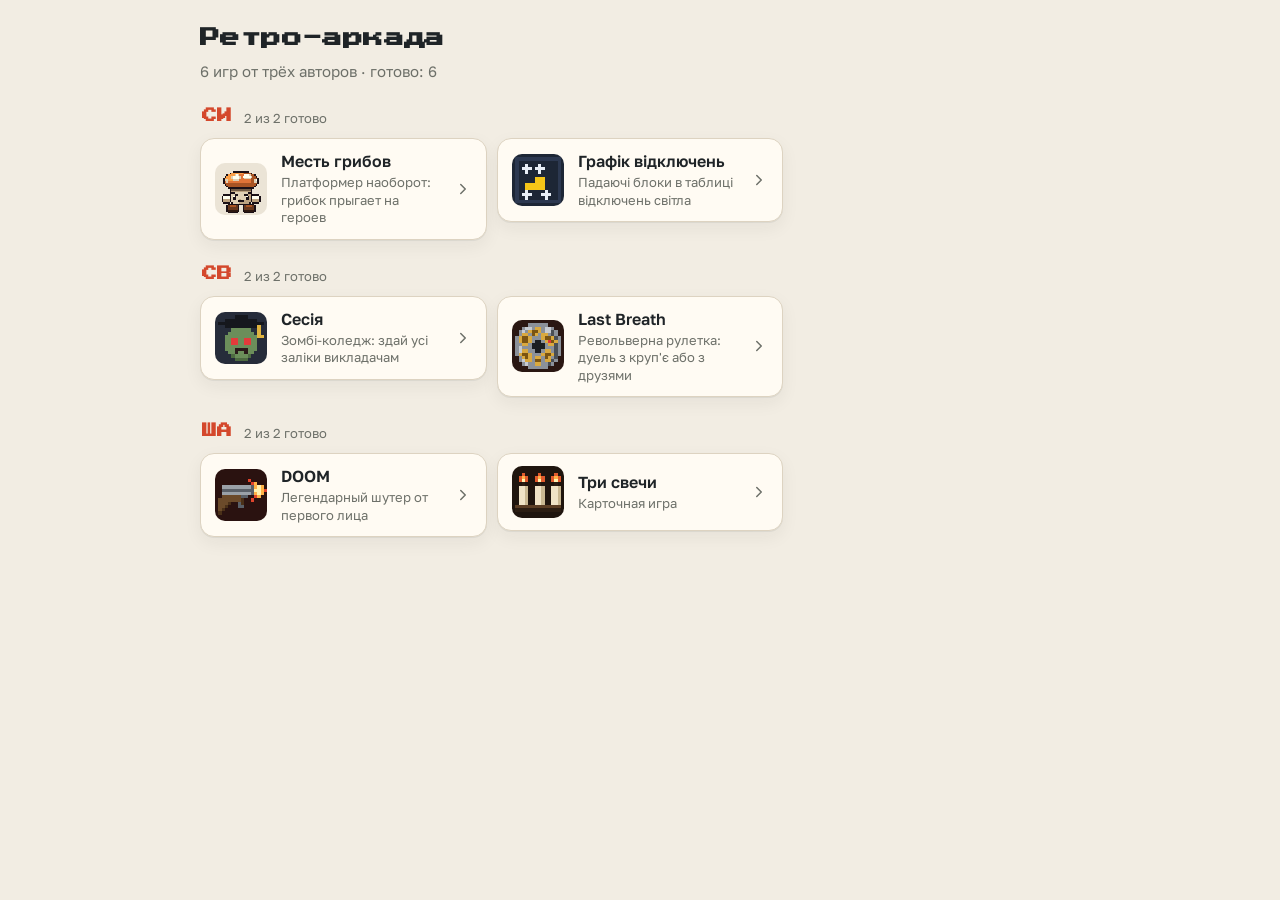
<file: webapp/index.html>
<!doctype html>
<html lang="ru">
<head>
  <meta charset="utf-8">
  <meta name="viewport" content="width=device-width, initial-scale=1, viewport-fit=cover">
  <title>Ретро-аркада</title>
  <script src="https://telegram.org/js/telegram-web-app.js?59"></script>
  <link rel="stylesheet" href="./app/base.css">
  <style>
    body {
      min-height: 100dvh;
      padding: calc(20px + var(--safe-top)) 16px calc(28px + var(--safe-bottom));
    }

    .wrap { max-width: 880px; margin: 0 auto; }

    .head { margin: 4px 0 28px; }
    .head h1 {
      margin: 0 0 10px;
      font-family: var(--font-pixel);
      font-size: 20px;
      line-height: 1.4;
      letter-spacing: .02em;
    }
    .head p { margin: 0; color: var(--muted); font-size: 15px; }

    .group { margin-bottom: 26px; }
    .group-head {
      display: flex;
      align-items: baseline;
      gap: 12px;
      margin: 0 2px 12px;
    }
    .group-head h2 {
      margin: 0;
      font-family: var(--font-pixel);
      font-size: 15px;
      color: var(--accent);
    }
    .group-head span { color: var(--muted); font-size: 13px; }

    .cards {
      display: grid;
      grid-template-columns: repeat(auto-fill, minmax(260px, 1fr));
      gap: 10px;
      margin: 0;
      padding: 0;
      list-style: none;
    }

    .card {
      display: flex;
      align-items: center;
      gap: 14px;
      width: 100%;
      min-height: 76px;
      padding: 12px 14px;
      border: 1px solid var(--line);
      border-radius: var(--radius);
      background: var(--surface);
      box-shadow: var(--shadow);
      color: inherit;
      text-align: left;
      text-decoration: none;
      cursor: pointer;
      touch-action: manipulation;
    }
    a.card:hover { border-color: var(--muted); }
    a.card:active { transform: translateY(1px); }

    .icon {
      flex: none;
      width: 52px;
      height: 52px;
      border-radius: 10px;
      background-color: var(--surface-2);
      background-repeat: no-repeat;
      image-rendering: pixelated;
    }

    .info { flex: 1; min-width: 0; }
    .info b { display: block; font-size: 16px; font-weight: 600; margin-bottom: 3px; }
    .info small { display: block; color: var(--muted); font-size: 13px; line-height: 1.35; }

    .go { flex: none; width: 18px; height: 18px; color: var(--muted); }

    .card.soon { box-shadow: none; background: transparent; border-style: dashed; cursor: default; }
    .card.soon .icon {
      background-image: repeating-linear-gradient(45deg, var(--line) 0 2px, transparent 2px 8px);
    }
    .card.soon b { color: var(--muted); }
  </style>
</head>
<body>
  <main class="wrap">
    <header class="head">
      <h1>Ретро-аркада</h1>
      <p id="summary"></p>
    </header>
    <div id="groups"></div>
  </main>

  <script src="./app/theme.js"></script>
  <script src="./app/games.js"></script>
  <script>
    (function () {
      var root = document.getElementById('groups');
      var total = 0, ready = 0;
      var arrow = '<svg class="go" viewBox="0 0 24 24" fill="none" stroke="currentColor" stroke-width="2" ' +
                  'stroke-linecap="round" stroke-linejoin="round"><path d="M9 6l6 6-6 6"/></svg>';

      function plural(n) {
        var m10 = n % 10, m100 = n % 100;
        if (m10 === 1 && m100 !== 11) return 'игра';
        if (m10 >= 2 && m10 <= 4 && (m100 < 12 || m100 > 14)) return 'игры';
        return 'игр';
      }

      ARCADE_GAMES.forEach(function (group) {
        var section = document.createElement('section');
        section.className = 'group';

        var head = document.createElement('div');
        head.className = 'group-head';
        var h2 = document.createElement('h2');
        h2.textContent = group.initials;
        var count = document.createElement('span');
        var groupReady = group.games.filter(function (g) { return g.ready; }).length;
        count.textContent = groupReady ? groupReady + ' из ' + group.games.length + ' готово' : 'скоро';
        head.append(h2, count);

        var list = document.createElement('ul');
        list.className = 'cards';

        group.games.forEach(function (game) {
          total++;
          if (game.ready) ready++;

          var li = document.createElement('li');
          var card = document.createElement(game.ready ? 'a' : 'div');
          card.className = 'card' + (game.ready ? '' : ' soon');
          if (game.ready) card.href = 'play.html?game=' + encodeURIComponent(game.id);

          var icon = document.createElement('span');
          icon.className = 'icon';
          if (game.icon) {
            // Первый кадр спрайт-листа, растянутый на всю иконку
            icon.style.backgroundImage = 'url("' + game.icon.src + '")';
            icon.style.backgroundSize = (game.icon.frames * 100) + '% 100%';
            icon.style.backgroundPosition = '0 0';
          }

          var info = document.createElement('span');
          info.className = 'info';
          var title = document.createElement('b');
          title.textContent = game.title;
          var about = document.createElement('small');
          about.textContent = game.about;
          info.append(title, about);

          card.append(icon, info);
          if (game.ready) card.insertAdjacentHTML('beforeend', arrow);
          li.appendChild(card);
          list.appendChild(li);
        });

        section.append(head, list);
        root.appendChild(section);
      });

      document.getElementById('summary').textContent =
        total + ' ' + plural(total) + ' от трёх авторов · готово: ' + ready;
    })();
  </script>
</body>
</html>
</file>
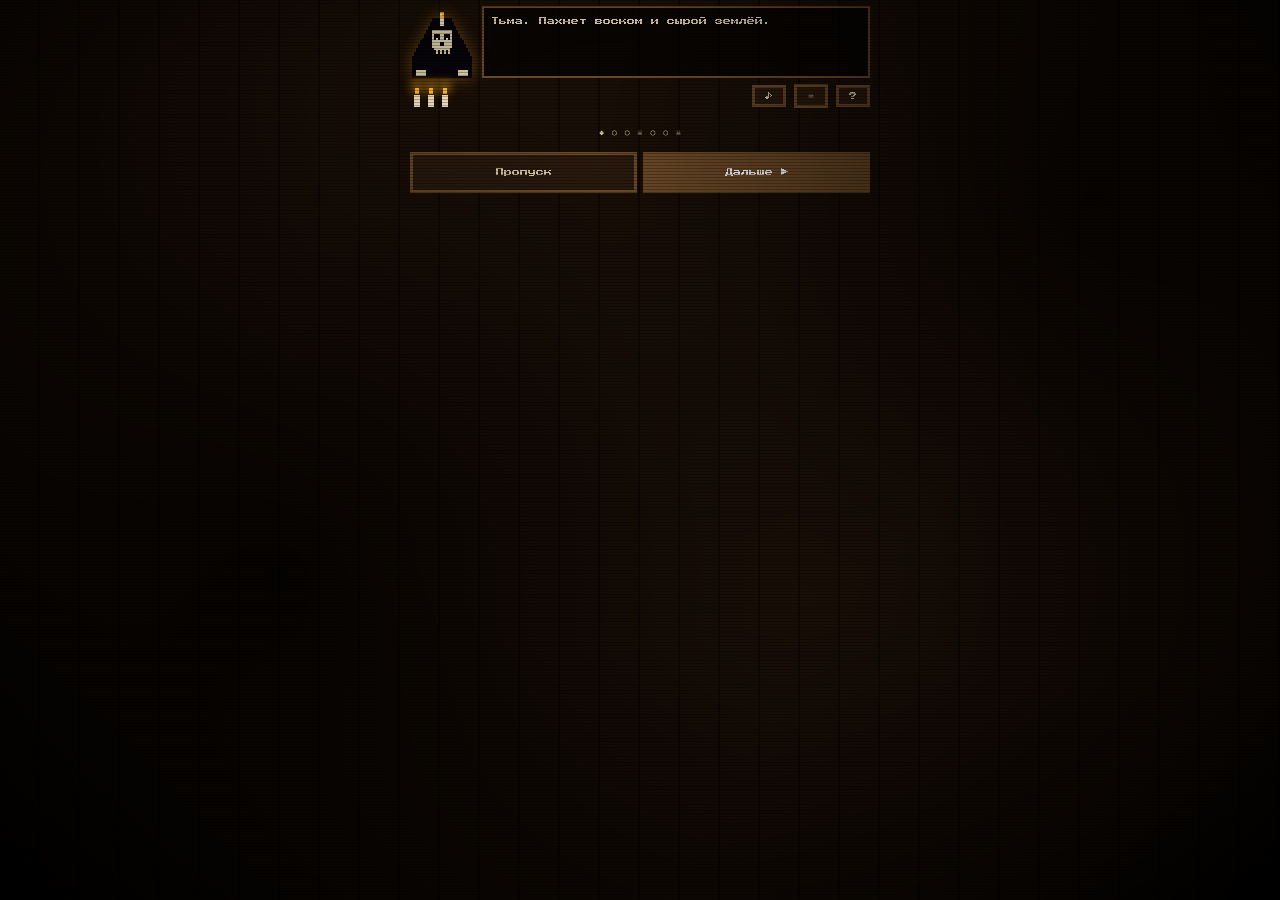
<file: webapp/games/sha/candles/index.html>
<!DOCTYPE html><html lang="ru"><head><meta charset="utf-8"><meta name="viewport" content="width=device-width, initial-scale=1, viewport-fit=cover"><title>Стол</title>
<link href="https://fonts.googleapis.com/css2?family=Press+Start+2P&display=swap" rel="stylesheet">
<style>
:root{color-scheme:dark;--card:#a39e8e;--ink:#0a0a0a;--gold:#e8b94a;--red:#a8321f;--line:#6a4826;--vg:40;padding-top:env(safe-area-inset-top,0px);padding-bottom:env(safe-area-inset-bottom,0px);box-sizing:border-box}
html{scroll-padding-top:env(safe-area-inset-top,0px);height:100%}
*{box-sizing:border-box}
body{margin:0;height:100%;background:repeating-linear-gradient(90deg,#1a0f07 0 38px,#0f0804 38px 40px),#0b0705;color:#d9cba8;font-family:'Press Start 2P',monospace,sans-serif;font-size:8px;user-select:none;-webkit-tap-highlight-color:transparent;overflow:hidden}
body::before{content:"";position:fixed;inset:0;pointer-events:none;z-index:9;background:repeating-linear-gradient(0deg,#0000 0 2px,#0004 2px 3px)}
body::after{content:"";position:fixed;inset:0;pointer-events:none;z-index:8;background:radial-gradient(ellipse at 50% 38%,#0000 calc(var(--vg)*1%),#000f 100%);animation:fl 7s ease-in-out infinite}
.sh{position:fixed;inset:-20%;pointer-events:none;z-index:7;background:radial-gradient(circle at 30% 60%,#000b 0,#0000 35%),radial-gradient(circle at 75% 30%,#000a 0,#0000 30%);animation:dr 14s ease-in-out infinite alternate}
@keyframes dr{to{transform:translate(12%,-8%) scale(1.2)}}@keyframes fi{from{opacity:0}}@keyframes gl{50%{filter:drop-shadow(0 0 15px #ffb02099)}}
@keyframes fl{0%,100%{opacity:1}50%{opacity:.9}}
#g{--w:min(calc(100vw - 12px),460px,calc((100dvh - 240px)*.72));display:flex;flex-direction:column;align-items:center;gap:6px;padding-top:6px;margin:0 auto;height:100%}
.ban{display:flex;gap:8px;width:min(calc(100vw - 12px),460px);align-items:stretch}
#mon{width:64px;height:72px;image-rendering:pixelated;flex:none;filter:drop-shadow(0 0 8px #ffb02055);animation:sw 5s ease-in-out infinite,gl 3.4s ease-in-out infinite}
@keyframes sw{50%{transform:translateY(-3px)}}
.msg{flex:1;min-height:72px;border:2px solid var(--line);padding:7px;background:#000a;line-height:1.7}
.scale{width:min(calc(100vw - 12px),460px);display:flex;align-items:center;gap:8px}
.cds{display:flex;align-items:flex-end;height:22px;padding-top:8px}
.cd{width:6px;height:12px;background:#e9dcc0;margin:0 4px;position:relative;opacity:.3}
.cd.on{opacity:1}.cd.on:before{content:"";position:absolute;left:1px;top:-7px;width:4px;height:6px;background:#ffb020;box-shadow:0 -4px 10px 3px #ffb02088;animation:fk 1.6s ease-in-out var(--d,0ms) infinite alternate}
@keyframes fk{to{transform:translateY(1px) scaleY(.88);background:#ffd870}}
.tr{flex:1;height:10px;background:#000a;border:2px solid var(--line);position:relative}
.tr:before{content:"";position:absolute;left:50%;top:-3px;bottom:-3px;width:2px;background:var(--line)}
.tr i{position:absolute;top:-4px;width:12px;height:14px;margin-left:-6px;background:var(--gold);transition:left .6s ease}
.mu{flex:none;width:34px;padding:4px}
.row{width:var(--w);display:grid;grid-template-columns:repeat(4,1fr);gap:6px}.row.q{opacity:.5}
.sl{aspect-ratio:3/4;border:2px dashed #46301a;background:#0005}
.sl.tg{border-color:#8a8a8a;animation:bl 2s ease-in-out infinite}.sl.sac{border-color:var(--red);border-style:solid}
@keyframes bl{50%{opacity:.7}}
.card{position:relative;width:100%;height:100%;background:repeating-linear-gradient(0deg,#0000 0 2px,#0002 2px 3px),var(--card);border:2px solid var(--ink);color:var(--ink);display:flex;align-items:center;justify-content:center;box-shadow:inset 0 0 0 2px #5e5a4e,inset 0 0 16px #0008}
@keyframes in{from{transform:scale(.92);opacity:0}}
.en .card{background:repeating-linear-gradient(0deg,#0000 0 2px,#0002 2px 3px),#77736a}
.nm{position:absolute;top:3px;left:0;right:0;text-align:center;font-size:5.5px}
.co{position:absolute;top:11px;right:3px;color:var(--red);font-size:6px}
.sg{position:absolute;bottom:2px;left:0;right:0;text-align:center;font-size:4.5px}
.a,.hp{position:absolute;bottom:9px;font-size:10px}.a{left:4px}.hp{right:4px;color:var(--red)}
canvas.e{width:62%;margin-top:6px;image-rendering:pixelated}
.card.fx{animation:hit .4s}@keyframes hit{50%{transform:translateY(-12px) scale(1.08)}}
.hand{display:flex;gap:6px;overflow-x:auto;padding:8px 0 4px;width:var(--w)}
.hc{flex:0 0 calc(var(--w)/4 - 5px);aspect-ratio:3/4}.hc{transition:transform .25s ease}.hc.sel{outline:3px solid var(--gold);transform:translateY(-6px)}
.bt{display:flex;gap:6px;width:var(--w)}
button{flex:1;font:inherit;padding:10px 4px;background:#2a1a0e;color:#d9cba8;border:3px solid var(--line);cursor:pointer}
button:disabled{opacity:.35}.bell{background:var(--line);color:#fff}
.map{width:min(calc(100vw - 12px),460px);display:flex;flex-direction:column;gap:14px;align-items:center;margin-top:10px;text-align:center;line-height:1.8}
.ch{display:flex;gap:10px;width:100%}.ch button{font-size:8px;padding:16px 4px;line-height:1.8}.ch b{font-size:26px;font-weight:400}
.ov{animation:fi .7s ease;position:fixed;inset:0;background:#000e;display:flex;flex-direction:column;align-items:center;justify-content:center;gap:14px;padding:16px;text-align:center;line-height:1.8;z-index:10}
.ov .rw{display:flex;gap:8px;justify-content:center;flex-wrap:wrap;max-height:62vh;overflow:auto}.ov .hc{flex:0 0 26vw;max-width:105px}
.ov button{flex:none;padding:12px 16px}.ov input{font:inherit;padding:12px;background:#000;color:#d9cba8;border:3px solid var(--line);width:70vw;max-width:300px;text-align:center}
</style></head><body><div class="sh"></div><div id="g"></div>
<script>
const C={sq:{n:'Белка',e:'🐿️',a:0,h:1,c:0},mouse:{n:'Мышь',e:'🐁',a:1,h:1,c:0},rat:{n:'Крыса',e:'🐀',a:1,h:2,c:1},bat:{n:'Нетопырь',e:'🦇',a:2,h:1,c:1,s:'fl'},hog:{n:'Ёж',e:'🦔',a:1,h:3,c:1,s:'th'},viper:{n:'Гадюка',e:'🐍',a:1,h:1,c:1,s:'ds'},spider:{n:'Паук',e:'🕷️',a:1,h:2,c:1,s:'fl'},wolf:{n:'Волк',e:'🐺',a:3,h:2,c:2},boar:{n:'Кабан',e:'🐗',a:2,h:4,c:2},owl:{n:'Сова',e:'🦉',a:2,h:3,c:2,s:'fl'},crab:{n:'Краб',e:'🦀',a:1,h:4,c:2,s:'th'},scor:{n:'Скорпион',e:'🦂',a:2,h:2,c:2,s:'th'},elk:{n:'Лось',e:'🦌',a:2,h:5,c:2},ghost:{n:'Призрак',e:'👻',a:3,h:1,c:2,s:'fl'},bear:{n:'Медведь',e:'🐻',a:4,h:5,c:3},eagle:{n:'Орёл',e:'🦅',a:3,h:3,c:3,s:'fl'},croc:{n:'Крокодил',e:'🐊',a:3,h:5,c:3},octo:{n:'Спрут',e:'🐙',a:2,h:6,c:3,s:'th'},shadow:{n:'Тень',e:'shadow',a:10,h:10,c:0}};
const SG={fl:'ПОЛЁТ',th:'ШИПЫ',ds:'УДАР×2'};
const START=['mouse','rat','rat','bat','hog','wolf','boar'];
const P0=['mouse','rat','bat','hog','wolf','viper'],P1=[...P0,'boar','owl','crab','spider','scor'],P2=[...P1,'elk','ghost','eagle','croc'],P3=[...P2,'bear','octo'];
const POOL=[P0,P1,P2,P3],LV=[0,0,1,2,2,2,3];
const REW=Object.keys(C).filter(k=>k!='sq'&&k!='mouse'&&k!='shadow');
const INTRO=['Тьма. Пахнет воском и сырой землёй.','Ты сидишь за столом. Свеча перед тобой — единственный свет.','— Наконец-то гость. Я так долго ждал.','— Правила просты. Принеси жертву — получишь силу. Потом звонок.','— Три свечи горят в твоих руках. Погаснут все — останешься здесь навсегда.','— А я буду смотреть, как они тают.'];
const WIN=['— Хм. Неплохо.','— Кровь пролилась не зря.','— Ты привыкаешь к столу.','— Продолжим. Дорога длинная.'];
const LOSE=['— Одна свеча погасла. Слышишь, как стало тише?','— Свеча дымится. Садись, сыграем снова.'];
const BOSS={boss:['— Ты зашёл дальше многих.','— Но на дороге есть Страж. Он голоден.'],final:['— Вот и последняя партия.','— Посмотрим, чья свеча догорит первой.']};
const END=['— Последний ход... и весы дрогнули.','— Твоя свеча горит ровно. Странно.','— Иди. Дверь за тобой открыта.','Ты поднимаешься. Стол остаётся позади, и ты впервые чувствуешь холодный сквозняк.','Тяжёлая дверь поддаётся. Ты выходишь из дома, и серый рассвет бьёт в глаза.','За спиной тихо гаснет последняя свеча. Ты свободен.'];
const TUT=['Обучение. Цель — перевесить весы: набери перевес в 5 урона, и враг проиграет.','Каждый ход бери карту: «Колода» — зверь из твоей колоды, «Белки» — дешёвая жертва.','Нажми карту в руке, затем пустую клетку своего ряда, чтобы сыграть её.','Ромбы ♦ — цена. Сначала выбери своих зверей на столе для жертвы, потом пустую клетку.','Звонок: твои звери бьют вперёд. Если напротив пусто, урон идёт на весы.','Потом бьёт враг. Его карты выходят из бледного верхнего ряда.','ПОЛЁТ — бьёт мимо защитника. ШИПЫ — ранят атакующего. УДАР×2 — бьёт дважды.','Свечи — твои жизни. Проиграешь бой — одна погаснет. Кнопка ? повторит обучение. Удачи.'];
const DEAD=['— Все свечи погасли.','— Сядь. Мы начнём сначала.'];
const SAY=['Твой ход, гость.','Карты не лгут.','Стол ждёт.','Не тяни.','Белки дёшевы. Кровь — нет.'];
const ICON={fight:'⚔️',boss:'☠️',final:'👁️',card:'🃏',candle:'🕯️',whet:'🗡️'},NAME={fight:'Бой',boss:'Страж',final:'Фитиль',card:'Алтарь карт',candle:'Свеча',whet:'Точило'};
const $=s=>document.querySelector(s),sleep=ms=>new Promise(r=>setTimeout(r,ms));
const mk=k=>({k,a:C[k].a,h:C[k].h,_n:1}),pick1=a=>a[Math.random()*a.length|0];
const shuf=a=>{for(let i=a.length-1;i>0;i--){const j=Math.random()*(i+1)|0;[a[i],a[j]]=[a[j],a[i]]}return a};
let S=null,R,lastLine='',tm;
/* музыка */
let AC,MG,mus=1,mi=0;const SC=[55,58.3,65.4,73.4,82.4,87.3,98];
function tn(f,ty,len,v,sl){if(!AC||!mus)return;const o=AC.createOscillator(),g=AC.createGain(),t=AC.currentTime;o.type=ty;o.frequency.setValueAtTime(f,t);if(sl)o.frequency.exponentialRampToValueAtTime(sl,t+len);g.gain.setValueAtTime(v,t);g.gain.exponentialRampToValueAtTime(.001,t+len);o.connect(g);g.connect(MG);o.start(t);o.stop(t+len)}
function startMusic(){try{AC=new(window.AudioContext||window.webkitAudioContext)();MG=AC.createGain();MG.gain.value=.4;MG.connect(AC.destination);
 setInterval(()=>{const s=mi++;tn(SC[[0,0,1,0,2,0,1,3][s%8]],'triangle',.95,.5);
  if(s%2==0&&Math.random()<.7)tn(SC[Math.random()*7|0]*(Math.random()<.5?4:8),'square',.55,.07);
  if(s%16==8)tn(SC[0]*1.414,'sawtooth',1.8,.22);
  if(s%7==3)tn(900,'sine',.3,.04,200)},480)}catch(e){}}
function mute(){mus=!mus;if(AC)AC.resume()}
const sfx=()=>tn(140,'square',.12,.25,50);
/* ход партии */
function genMap(){return [0,1,2,3,4,5,6].map(i=>i==3?[{t:'boss'}]:i==6?[{t:'final'}]:shuf([{t:'fight'},{t:pick1(['fight','card','card','candle','whet'])}]))}
function startRun(){R={shadow:R&&R.shadow,deck:START.map(mk),cd:3,step:0,mode:'map',map:genMap(),talk:null,msg:'Коридор расходится в темноте.'};S=null;talk([...INTRO,...TUT])}
function talk(l,cb){R.talk={l,i:0,cb};render()}
function next(){const t=R.talk;t.i++;if(t.i>=t.l.length){R.talk=null;t.cb&&t.cb()}render()}
function skip(){const t=R.talk;R.talk=null;t.cb&&t.cb();render()}
function choose(i){
 const t=R.map[R.step][i].t;
 if(t=='fight')newDuel(t);
 else if(t=='boss'||t=='final')talk(BOSS[t],()=>newDuel(t));
 else if(t=='card'){R.mode='rw';R.rw=shuf([...REW]).slice(0,3);render()}
 else if(t=='whet'){R.mode='whet';render()}
 else{if(R.cd<3)R.cd++;talk(['Ты зажигаешь новую свечу.','— Согрелся? Ненадолго.'],()=>{R.step++;R.msg='Коридор расходится в темноте.'})}
}
function newDuel(t){
 R.mode='duel';
 S={lvl:LV[R.step],boss:t!='fight',dk:shuf(R.deck.map(c=>({...c}))),sq:20,hand:[],b:[null,null,null,null],eq:[null,null,null,null],eb:[null,null,null,null],scale:0,prev:0,drawn:true,sel:null,sacs:[],busy:false,turn:1,msg:'Партия началась. Сядь и играй.',fx:''};
 for(let i=0;i<3;i++)S.hand.push(S.dk.pop());S.hand.push(mk('sq'));S.sq--;if(R.shadow)S.hand.push(mk('shadow'));
 enemyQueue();if(S.boss)enemyQueue();render();
}
function enemyQueue(){
 const n=1+((S.turn+S.lvl)%(S.boss?2:3)==0?1:0);
 for(let k=0;k<n;k++){const f=[0,1,2,3].filter(i=>!S.eq[i]);if(f.length)S.eq[pick1(f)]=mk(pick1(POOL[S.lvl]))}
}
function draw(from){
 if(R.talk||S.drawn||S.busy)return;
 if(from=='sq'&&S.sq>0){S.hand.push(mk('sq'));S.sq--}
 else if(from=='dk'&&S.dk.length)S.hand.push(S.dk.pop());else return;
 S.drawn=true;S.msg='Карта в руке. Играй или звони.';render();
}
function place(i){
 const c=S.hand[S.sel],cost=C[c.k].c;
 if(S.sacs.length<cost){S.msg='Нужно жертв: '+cost+'. Выбери своих зверей.';return}
 if(S.b[i]&&!S.sacs.includes(i))return;
 S.sacs.forEach(s=>S.b[s]=null);S.hand[S.sel]._n=1;S.b[i]=S.hand.splice(S.sel,1)[0];S.sel=null;S.sacs=[];S.msg='Сыграно.';
}
document.addEventListener('click',e=>{
 if(!AC)startMusic();if(AC)AC.resume();
 const r=e.target.closest('[data-r]');
 if(r){R.deck.push(mk(R.rw[+r.dataset.r]));R.step++;R.mode='map';R.msg='Коридор расходится в темноте.';render();return}
 const w=e.target.closest('[data-w]');
 if(w){R.deck[+w.dataset.w].a++;R.step++;R.mode='map';R.msg='Клинок стал острее.';render();return}
 const t=e.target.closest('[data-z]');if(!t||R.talk||R.mode!='duel'||S.busy)return;
 const z=t.dataset.z,i=+t.dataset.i;
 if(z=='h'){S.sel=S.sel===i?null:i;S.sacs=[];S.lift=S.sel!=null;
  if(S.sel!=null&&C[S.hand[S.sel].k].c)S.msg='Выбери зверей для жертвы ('+C[S.hand[S.sel].k].c+'), затем пустую клетку.'}
 else if(z=='b'&&S.sel!=null){
  const cost=C[S.hand[S.sel].k].c,full=S.sacs.length>=cost;
  if(S.b[i]&&!(full&&S.sacs.includes(i))){
   if(!cost)return;const x=S.sacs.indexOf(i);
   if(x>=0)S.sacs.splice(x,1);else if(!full)S.sacs.push(i);
  }else place(i);
 }
 render();
});
let kb='';
document.addEventListener('keydown',e=>{
 if(e.target.tagName=='INPUT')return;
 if(e.key.length==1){kb=(kb+e.key.toLowerCase()).slice(-6);if(kb=='shadow'){kb='';cheat('shadow');return}}
 if(R.talk&&(e.key==' '||e.key=='Enter')){e.preventDefault();next();return}
 if(R.mode!='duel'||!S||S.busy||R.talk)return;
 if(e.key==' '){e.preventDefault();bell()}
 else if(/^[1-8]$/.test(e.key)&&S.hand[+e.key-1]){S.sel=+e.key-1;S.sacs=[];render()}
});
function cheat(v){
 R.cheat=0;let m;
 if(String(v).trim().toLowerCase()!='shadow')m='— Это слово ничего не значит.';
 else if(R.shadow)m='— Тень уже с тобой.';
 else{R.shadow=1;if(S&&R.mode=='duel')S.hand.push(mk('shadow'));m='— Откуда ты знаешь это слово?.. Тень уже за твоим плечом.';tn(55,'sawtooth',1.5,.4)}
 if(S&&R.mode=='duel')S.msg=m;else R.msg=m;
 render();
}
const el=(z,i)=>document.querySelector(`[data-z="${z}"][data-i="${i}"] .card`),
hurt=e=>e&&e.animate([{transform:'none',filter:'none'},{transform:'translateX(-5px)',filter:'brightness(.35) contrast(1.4)',offset:.2},{transform:'translateX(5px)',offset:.45},{transform:'translateX(-3px)',offset:.7},{transform:'none',filter:'none'}],{duration:450,easing:'ease-out'}),
setHp=(e,c)=>{const h=e&&e.querySelector('.hp');if(h)h.textContent=Math.max(c.h,0)},
fade=e=>e&&e.animate([{opacity:1},{opacity:0,transform:'scale(.85)'}],{duration:380,fill:'forwards'});
async function attack(side){
 const A=side=='p'?S.b:S.eb,D=side=='p'?S.eb:S.b,sg=side=='p'?1:-1;
 for(let i=0;i<4;i++){
  for(let n=0;n<(A[i]&&C[A[i].k].s=='ds'?2:1);n++){
   const a=A[i],d=D[i];if(!a||a.a<=0)break;
   const ae=el(side=='p'?'b':'eb',i);ae&&ae.animate([{transform:'none'},{transform:`translateY(${side=='p'?-30:30}px) scale(1.1)`,offset:.4},{transform:'none'}],{duration:520,easing:'ease-in-out'});await sleep(210);sfx();
   if(d&&C[a.k].s!='fl'){d.h-=a.a;if(C[d.k].s=='th')a.h-=1;const de=el(side=='p'?'eb':'b',i);hurt(de);setHp(de,d);if(C[d.k].s=='th')setHp(ae,a);await sleep(400);if(d.h<=0){fade(de);D[i]=null}if(a.h<=0){fade(ae);A[i]=null}await sleep(d.h<=0||a.h<=0?380:0)}
   else S.scale+=sg*a.a;
   render();if(!d||C[a.k].s=='fl')await sleep(650);else await sleep(120);
   if(Math.abs(S.scale)>=5){S.fx='';endDuel(S.scale>0);return true}
  }
 }
 S.fx='';return false;
}
async function bell(){
 if(R.talk||S.busy||!S.drawn)return;
 S.busy=true;S.sel=null;S.sacs=[];S.msg='Звонок.';tn(300,'sine',.8,.3);render();
 if(await attack('p'))return;
 S.msg='Ход хозяина стола...';render();await sleep(300);
 if(await attack('e'))return;
 for(let i=0;i<4;i++)if(S.eq[i]&&!S.eb[i]){S.eb[i]=S.eq[i];S.eb[i]._n=1;S.eq[i]=null}
 S.turn++;enemyQueue();render();await sleep(300);
 S.drawn=false;S.busy=false;
 S.msg=(S.scale<=-3?'— Слышишь, как тают свечи?':S.scale>=3?'— Пока перевес за тобой.':pick1(SAY))+' Возьми карту.';render();
}
function endDuel(win){
 S=null;R.mode='map';
 if(win){
  if(R.step==6)talk(END,()=>{R.mode='win'});
  else talk([pick1(WIN)],()=>{R.mode='rw';R.rw=shuf([...REW]).slice(0,3)});
 }else{
  R.cd--;
  if(R.cd<=0)talk(DEAD,()=>{R.mode='dead'});
  else talk([pick1(LOSE)],()=>{R.msg='Свеч осталось: '+R.cd+'. Выбери путь снова.'});
 }
}
/* отрисовка */
function card(c,x=''){const d=C[c.k],n=c._n;c._n=0;return `<div class="card ${x}"${n?' data-n="1"':''}><span class="nm">${d.n}</span><span class="co">${'♦'.repeat(d.c)}</span><canvas class="e" width="16" height="16" data-e="${d.e}"></canvas><span class="sg">${SG[d.s]||''}</span><b class="a">${c.a}</b><b class="hp">${c.h}</b></div>`}
function slot(z,i,c,cls=''){return `<div class="sl ${cls}" data-z="${z}" data-i="${i}"${cls.includes('tg')?` style="animation-delay:-${Date.now()%2000}ms"`:''}>${c?card(c,S.fx==z+i?'fx':''):''}</div>`}
function art(c){const x=c.getContext('2d'),e=c.dataset.e;x.clearRect(0,0,16,16);
 if(e=='shadow'){x.fillStyle='#8d8d8d';x.fillRect(1,1,14,14);x.fillStyle='#000';x.fillRect(5,2,6,5);x.fillRect(7,7,2,1);
  for(let y=8;y<16;y++){const w=Math.min(7,2+(y-8));x.fillRect(8-w,y,w*2,1)}
  x.fillStyle='#fff';x.fillRect(6,4,1,1);x.fillRect(9,4,1,1);return}
 x.font='13px serif';x.textAlign='center';x.textBaseline='middle';x.fillText(e,8,9);
 const im=x.getImageData(0,0,16,16),d=im.data;
 for(let i=0;i<d.length;i+=4){if(d[i+3]<90){d[i+3]=0;continue}const l=.3*d[i]+.59*d[i+1]+.11*d[i+2],v=l<120?0:l<190?55:105;d[i]=d[i+1]=d[i+2]=v;d[i+3]=255}
 x.putImageData(im,0,0)}
function mon(){const c=$('#mon');if(!c)return;const x=c.getContext('2d');x.clearRect(0,0,32,36);
 const f=Math.sin(Date.now()/700)>0?1:0,ec=S&&S.scale<0?'#ff4a30':'#f4f0e0';
 x.fillStyle='#07040a';for(let y=6;y<36;y++){const w=Math.min(15,5+(y-6)*.55)|0;x.fillRect(16-w,y,w*2,1)}
 x.fillStyle='#cfc6a2';x.fillRect(11,12,10,9);x.fillRect(12,21,8,3);
 x.fillStyle='#07040a';x.fillRect(12,14,3,3);x.fillRect(17,14,3,3);x.fillRect(15,18,2,2);
 for(let k=0;k<4;k++)x.fillRect(12+k*2,22,1,2);
 x.fillStyle=ec;x.fillRect(13,15+f,1,1);x.fillRect(18,15+f,1,1);
 x.fillStyle='#e9dcc0';x.fillRect(15,5,2,5);
 x.fillStyle='#ffb020';x.fillRect(15,2+f,2,3);x.fillStyle='#fff0a0';x.fillRect(15,3+f,1,1);
 x.fillStyle='#cfc6a2';x.fillRect(3,32,5,3);x.fillRect(24,32,5,3)}
function render(){
 document.body.style.setProperty('--vg',8+R.cd*10);
 const D=R.mode=='duel'&&S,line=R.talk?R.talk.l[R.talk.i]:D?S.msg:R.msg;
 let h=`<div class="ban"><canvas id="mon" width="32" height="36"></canvas><div class="msg">${line}</div></div>
 <div class="scale"><div class="cds">${[0,1,2].map(i=>`<i class="cd ${i<R.cd?'on':''}" style="--d:-${(Date.now()+i*400)%3200}ms"></i>`).join('')}</div>${D?`<div class="tr"><i style="left:${50+S.prev*10}%"></i></div>`:'<div style="flex:1"></div>'}<button class="mu" onclick="mute()">♪</button><button class="mu" onclick="R.cheat=1;render()">⌨</button><button class="mu" onclick="S&&S.busy||talk(TUT)">?</button></div>`;
 const nx=`<div class="bt"><button onclick="skip()">Пропуск</button><button class="bell" onclick="next()">Дальше ▶</button></div>`;
 if(D){
  const sel=S.sel!=null?S.hand[S.sel]:null,cost=sel?C[sel.k].c:0,full=S.sacs.length>=cost;
  const bc=i=>{if(!sel)return '';if(S.sacs.includes(i))return 'sac tg';if(!S.b[i])return(!cost||full)?'tg':'';return(cost&&!full)?'tg':''};
  const row=(z,arr,cl='')=>`<div class="row ${cl}">${[0,1,2,3].map(i=>slot(z,i,arr[i],z=='b'?bc(i):'')).join('')}</div>`;
  h+=`<div class="en">${row('eq',S.eq,'q')}</div><div class="en">${row('eb',S.eb)}</div>${row('b',S.b)}
  <div class="hand">${S.hand.map((c,i)=>`<div class="hc ${S.sel===i?'sel':''}" data-z="h" data-i="${i}">${card(c)}</div>`).join('')}</div>`;
  h+=R.talk?nx:`<div class="bt"><button ${S.drawn||S.busy||!S.dk.length?'disabled':''} onclick="draw('dk')">Колода ${S.dk.length}</button><button ${S.drawn||S.busy||!S.sq?'disabled':''} onclick="draw('sq')">Белки ${S.sq}</button><button class="bell" ${S.drawn&&!S.busy?'':'disabled'} onclick="bell()">Звонок</button></div>`;
 }else if(R.mode=='map'){
  h+=`<div class="map"><div>${[0,1,2,3,4,5,6].map(i=>i<R.step?'●':i==R.step?'◆':i==3||i==6?'☠':'○').join(' ')}</div>`+
   (R.talk?nx:`<div>Выбери дорогу<br>Колода: ${R.deck.length}</div><div class="ch">${(R.map[R.step]||[]).map((o,i)=>`<button onclick="choose(${i})"><b>${ICON[o.t]}</b><br>${NAME[o.t]}</button>`).join('')}</div>`)+`</div>`;
 }
 if(R.mode=='rw'&&!R.talk)h+=`<div class="ov"><div>Алтарь. Возьми одну карту:</div><div class="rw">${R.rw.map((k,i)=>`<div class="hc" data-r="${i}">${card(mk(k))}</div>`).join('')}</div></div>`;
 if(R.mode=='whet'&&!R.talk)h+=`<div class="ov"><div>Точило. Выбери карту: +1 к атаке</div><div class="rw">${R.deck.map((c,i)=>`<div class="hc" data-w="${i}">${card(c)}</div>`).join('')}</div></div>`;
 if(R.mode=='dead'&&!R.talk)h+=`<div class="ov"><div>Свечи погасли.<br>Стол не отпускает.</div><button onclick="startRun()">Сесть снова</button></div>`;
 if(R.mode=='win'&&!R.talk)h+=`<div class="ov"><div>Ты покинул этот дом.<br>Свечей сохранено: ${R.cd}</div><button onclick="startRun()">Сыграть снова</button></div>`;
 if(R.cheat)h+=`<div class="ov"><div>Введи код:</div><input id="cc" autocomplete="off" autocapitalize="off" spellcheck="false" onkeydown="if(event.key=='Enter')cheat(this.value)"><div class="bt" style="width:70vw;max-width:300px"><button onclick="cheat(this.parentNode.previousElementSibling.value)">OK</button><button onclick="R.cheat=0;render()">Отмена</button></div></div>`;
 const oldm=$('#mon');$('#g').innerHTML=h;if(oldm)$('#mon').replaceWith(oldm);
 document.querySelectorAll('canvas[data-e]').forEach(art);if(R.cheat)setTimeout(()=>{const i=$('#cc');i&&i.focus()},50);
 document.querySelectorAll('[data-n]').forEach(e=>e.animate([{opacity:0,transform:'translateY(-14px) scale(.92)'},{opacity:1,transform:'none'}],{duration:500,easing:'cubic-bezier(.2,.8,.2,1)'}));
 if(D){const m2=$('.tr i');if(m2){m2.offsetWidth;m2.style.left=(50+S.scale*10)+'%';S.prev=S.scale}
  if(S.lift){S.lift=0;const e=$('.hc.sel');e&&e.animate([{transform:'none'},{transform:'translateY(-6px)'}],{duration:200,easing:'ease-out'})}}
 const mg=$('.msg');if(mg&&line!==lastLine){lastLine=line;clearInterval(tm);let k=0;mg.textContent='';tm=setInterval(()=>{k++;mg.textContent=line.slice(0,k);if(k%2==0)tn(170+Math.random()*50,'square',.04,.03);if(k>=line.length)clearInterval(tm)},24)}
 mon();
}
setInterval(mon,350);
document.fonts&&document.fonts.ready.then(()=>R&&render());
startRun();
</script></body></html>
</file>
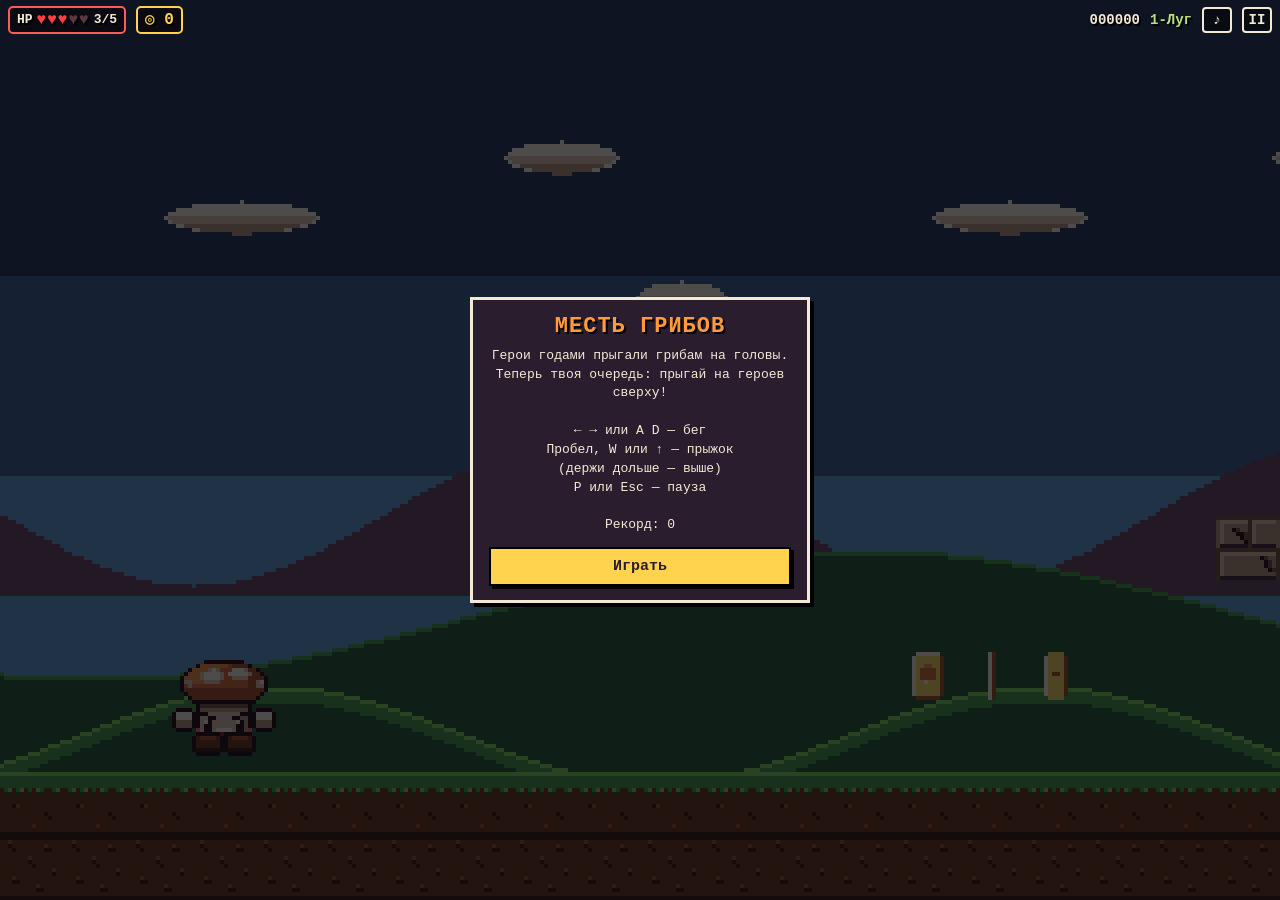
<file: webapp/games/si/mushroom/index.html>
<!doctype html>
<html lang="ru">
<head>
  <meta charset="utf-8">
  <meta name="viewport" content="width=device-width, initial-scale=1, maximum-scale=1, user-scalable=no, viewport-fit=cover">
  <title>Месть грибов</title>
  <link rel="stylesheet" href="./style.css?v=38">
</head>
<body>
  <div id="app">
    <div id="stage">
      <div id="screen">
        <canvas id="game" width="240" height="208"></canvas>

        <!-- Верхняя панель: жизни, монетки, счёт, уровень, кнопки -->
        <div id="hud">
          <span id="hud-lives">HP ♥♥♥♡♡</span>
          <span id="hud-coins">◎ 0</span>
          <span id="hud-score">0</span>
          <span id="hud-level">1</span>
          <button id="btn-sound" type="button" aria-label="Громкость">♪</button>
          <button id="btn-pause" type="button" aria-label="Пауза">II</button>
        </div>

        <!-- Громкость: открывается кнопкой ♪ -->
        <div id="volume" class="hidden">
          <label>Музыка <input id="vol-music" type="range" min="0" max="100" step="1"></label>
          <label>Звуки <input id="vol-sfx" type="range" min="0" max="100" step="1"></label>
        </div>

        <!-- Экраны поверх игры -->
        <div id="overlay" class="overlay">
          <div class="panel">
            <h1 id="ov-title">МЕСТЬ ГРИБОВ</h1>
            <p id="ov-text"></p>
            <div id="ov-buttons"></div>
            <div id="cheat" class="hidden">
              <div class="cheat-title">Уровень</div>
              <div id="level-buttons" class="cheat-grid"></div>
              <div class="cheat-title">Читы</div>
              <div id="cheat-buttons" class="cheat-grid"></div>
              <div id="cheat-msg"></div>
            </div>
          </div>
        </div>

        <div id="banner" class="banner hidden"></div>
      </div>
    </div>

    <!-- Экранные кнопки для телефона -->
    <div id="pad">
      <div class="pad-left">
        <button class="pad-btn" data-key="left" type="button" aria-label="Влево">◀</button>
        <button class="pad-btn" data-key="right" type="button" aria-label="Вправо">▶</button>
      </div>
      <div class="pad-right">
        <button class="pad-btn pad-jump" data-key="jump" type="button" aria-label="Прыжок">ПРЫЖОК</button>
      </div>
    </div>
  </div>

  <script src="./levels.js?v=38"></script>
  <script src="./game.js?v=38"></script>
</body>
</html>
</file>
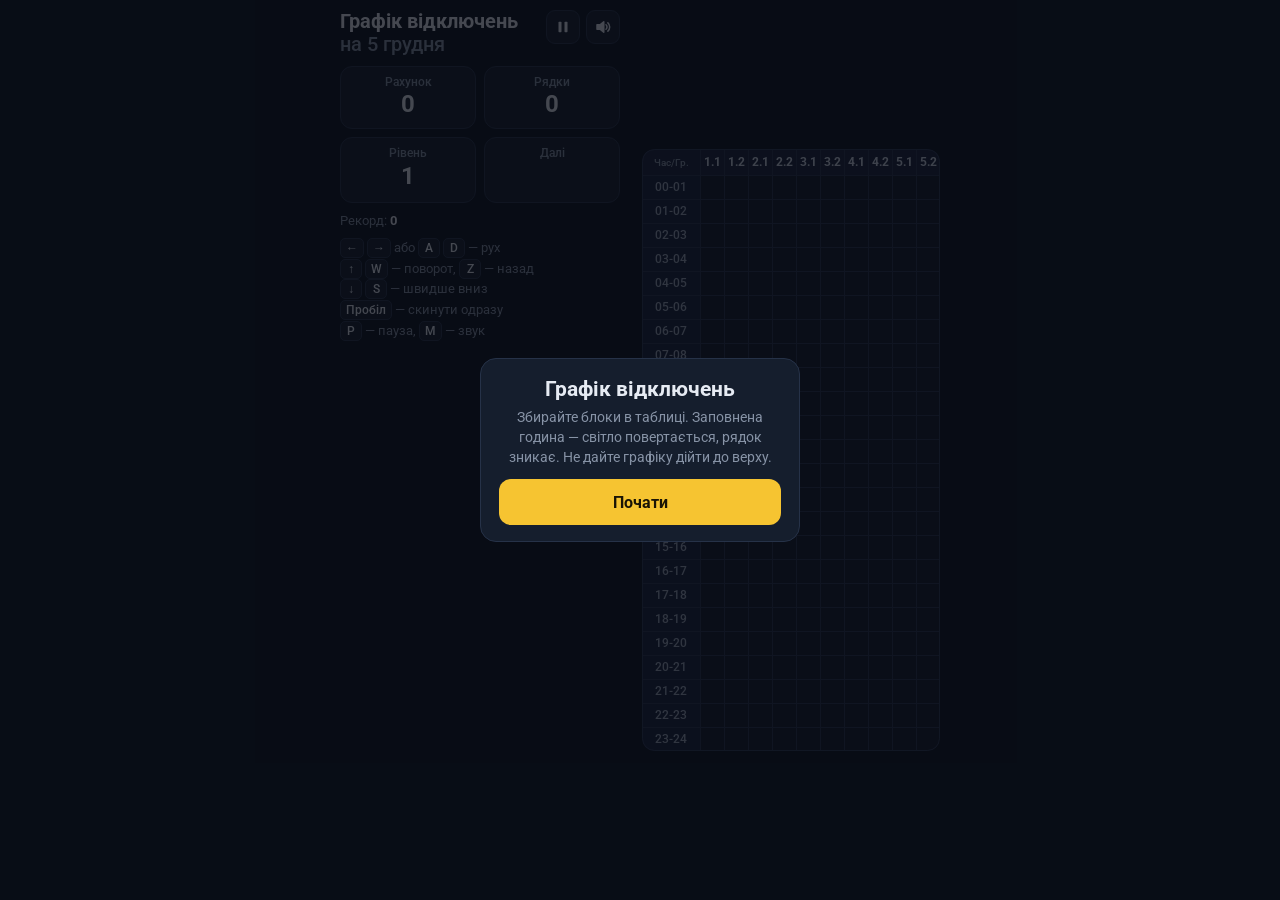
<file: webapp/games/si/outage/index.html>
<!doctype html>
<html lang="uk">
<head>
<meta charset="utf-8">
<meta name="viewport" content="width=device-width,initial-scale=1,maximum-scale=1,user-scalable=no">
<meta name="theme-color" content="#0b111c">
<title>Графік відключень</title>
<link rel="preconnect" href="https://fonts.googleapis.com">
<link href="https://fonts.googleapis.com/css2?family=Roboto:wght@400;500;700&display=swap" rel="stylesheet">
<style>
:root{
  --bg:#0b111c; --card:#151e2d; --card2:#1a2537; --line:#263248; --text:#e6ebf3; --muted:#8793a6;
  --yellow:#f6c431; --gap:8px;
}
*{box-sizing:border-box;-webkit-tap-highlight-color:transparent}
html,body{margin:0;height:100%;overflow:hidden;overscroll-behavior:none}
body{background:var(--bg);color:var(--text);font-family:'Roboto',system-ui,-apple-system,'Segoe UI',sans-serif;
  touch-action:none;user-select:none;-webkit-user-select:none}
button{font:inherit;color:inherit;cursor:pointer}

#app{position:relative;height:100%;display:flex;flex-direction:column;gap:var(--gap);padding:8px}
.head{flex:none;display:flex;align-items:center;gap:6px;min-height:30px}
.head h1{flex:1;min-width:0;margin:0;font-size:clamp(13px,4.2vw,19px);font-weight:700;line-height:1.15}
.head h1 span{color:var(--muted);font-weight:500}
.icon{flex:none;width:34px;height:34px;display:grid;place-items:center;border-radius:9px;border:1px solid var(--line);
  background:var(--card);padding:0}
.icon svg{width:18px;height:18px}
.icon:active{background:var(--card2)}

.cards{flex:none;display:grid;grid-template-columns:repeat(4,1fr);gap:6px}
.card{background:var(--card);border:1px solid var(--line);border-radius:12px;padding:5px 4px 6px;text-align:center;min-width:0}
.card b{display:block;color:var(--muted);font-size:12px;font-weight:500;line-height:1.2}
.card i{display:block;font-style:normal;font-size:20px;font-weight:700;line-height:1.25;white-space:nowrap}
.card canvas{display:block;margin:2px auto 0;width:52px;height:24px}

.boardwrap{flex:1;min-height:0;display:flex;align-items:center;justify-content:center;position:relative}
#board{display:block;border-radius:12px;touch-action:none}

.pads{flex:none;display:grid;grid-template-columns:repeat(5,1fr);gap:6px}
.pad{height:56px;border-radius:12px;border:1px solid var(--line);background:var(--card);display:grid;place-items:center;
  padding:0;touch-action:none}
.pad svg{width:24px;height:24px}
.pad.hot{border-color:#6b5a1f;background:#2a2512;color:var(--yellow)}
.pad.down{background:#24324a}
.pad.hot.down{background:#3d3412}
.keys{display:none;color:var(--muted);font-size:13px;line-height:1.6}
.keys kbd{display:inline-block;min-width:22px;padding:0 5px;border:1px solid var(--line);border-radius:5px;background:var(--card);
  color:var(--text);font:500 12px/18px 'Roboto',sans-serif;text-align:center}
.best{display:none;color:var(--muted);font-size:13px}
.best b{color:var(--text)}

/* без сенсора — кнопки не нужны, вместо них подсказка по клавишам */
html:not(.touch) .pads{display:none}
html:not(.touch) .keys{display:block}

/* широкое окно: слева панель, справа таблица во всю высоту */
html.wide #app{display:grid;grid-template-columns:minmax(230px,280px) auto;grid-template-rows:auto auto auto 1fr;
  justify-content:center;column-gap:22px;row-gap:10px;padding:10px 16px}
html.wide .head{grid-column:1;grid-row:1;align-items:flex-start}
html.wide .head h1{font-size:20px}
html.wide .cards{grid-column:1;grid-row:2;grid-template-columns:1fr 1fr;gap:8px}
html.wide .card{padding:8px 6px 9px}
html.wide .card i{font-size:24px}
html.wide .card canvas{width:64px;height:30px}
html.wide .best{display:block;grid-column:1;grid-row:3}
html.wide .keys,html.wide .pads{grid-column:1;grid-row:4;align-self:start}
html.wide .pads{grid-template-columns:repeat(3,1fr)}
html.wide .boardwrap{grid-column:2;grid-row:1/5;height:100%}

#toast{position:absolute;left:50%;top:14%;transform:translateX(-50%);padding:8px 14px;border-radius:10px;background:#1f2a3d;
  border:1px solid #6b5a1f;color:var(--yellow);font-weight:700;font-size:15px;white-space:nowrap;pointer-events:none;
  opacity:0;transition:opacity .25s}
#toast.show{opacity:1}

.overlay{position:absolute;inset:0;display:flex;align-items:center;justify-content:center;background:rgba(7,11,19,.72);z-index:5}
.overlay[hidden]{display:none}
.box{width:min(320px,88%);background:var(--card);border:1px solid var(--line);border-radius:16px;padding:18px 18px 16px;text-align:center}
.box h2{margin:0 0 6px;font-size:21px}
.box p{margin:0 0 12px;color:var(--muted);font-size:14px;line-height:1.45}
.box .stat{display:flex;justify-content:space-around;margin:4px 0 14px}
.box .stat div{font-size:12px;color:var(--muted)}
.box .stat b{display:block;font-size:22px;color:var(--text)}
.go{width:100%;height:46px;border:0;border-radius:12px;background:var(--yellow);color:#1a1405;font-weight:700;font-size:16px}
.go:active{filter:brightness(.92)}
</style>
</head>
<body>
<div id="app">
  <div class="head">
    <h1 id="title">Графік відключень <span id="date"></span></h1>
    <button class="icon" id="pauseBtn" type="button" tabindex="-1" aria-label="Пауза">
      <svg viewBox="0 0 24 24" fill="currentColor"><rect x="6" y="5" width="4" height="14" rx="1"/><rect x="14" y="5" width="4" height="14" rx="1"/></svg>
    </button>
    <button class="icon" id="muteBtn" type="button" tabindex="-1" aria-label="Звук">
      <svg viewBox="0 0 24 24" fill="none" stroke="currentColor" stroke-width="2" stroke-linecap="round" stroke-linejoin="round">
        <path d="M4 9h4l5-4v14l-5-4H4z" fill="currentColor"/>
        <path id="sndOn" d="M16 9a4 4 0 0 1 0 6M18.5 6.5a7.5 7.5 0 0 1 0 11"/>
        <path id="sndOff" d="M16 9l5 6M21 9l-5 6" style="display:none"/>
      </svg>
    </button>
  </div>

  <div class="cards">
    <div class="card"><b>Рахунок</b><i id="score">0</i></div>
    <div class="card"><b>Рядки</b><i id="lines">0</i></div>
    <div class="card"><b>Рівень</b><i id="level">1</i></div>
    <div class="card"><b>Далі</b><canvas id="next"></canvas></div>
  </div>

  <div class="best">Рекорд: <b id="best">0</b></div>

  <div class="keys">
    <kbd>&larr;</kbd> <kbd>&rarr;</kbd> або <kbd>A</kbd> <kbd>D</kbd> — рух<br>
    <kbd>&uarr;</kbd> <kbd>W</kbd> — поворот, <kbd>Z</kbd> — назад<br>
    <kbd>&darr;</kbd> <kbd>S</kbd> — швидше вниз<br>
    <kbd>Пробіл</kbd> — скинути одразу<br>
    <kbd>P</kbd> — пауза, <kbd>M</kbd> — звук
  </div>

  <div class="boardwrap" id="wrap">
    <canvas id="board"></canvas>
    <div id="toast"></div>
  </div>

  <div class="pads">
    <button class="pad" data-act="left" type="button" tabindex="-1" aria-label="Ліворуч">
      <svg viewBox="0 0 24 24" fill="none" stroke="currentColor" stroke-width="2.6" stroke-linecap="round" stroke-linejoin="round"><path d="M15 5l-7 7 7 7"/></svg>
    </button>
    <button class="pad" data-act="right" type="button" tabindex="-1" aria-label="Праворуч">
      <svg viewBox="0 0 24 24" fill="none" stroke="currentColor" stroke-width="2.6" stroke-linecap="round" stroke-linejoin="round"><path d="M9 5l7 7-7 7"/></svg>
    </button>
    <button class="pad" data-act="rotate" type="button" tabindex="-1" aria-label="Повернути">
      <svg viewBox="0 0 24 24" fill="none" stroke="currentColor" stroke-width="2.4" stroke-linecap="round" stroke-linejoin="round"><path d="M20 12a8 8 0 1 1-2.6-5.9"/><path d="M20 4v5h-5"/></svg>
    </button>
    <button class="pad" data-act="soft" type="button" tabindex="-1" aria-label="Швидше вниз">
      <svg viewBox="0 0 24 24" fill="none" stroke="currentColor" stroke-width="2.6" stroke-linecap="round" stroke-linejoin="round"><path d="M12 4v15M6 13l6 6 6-6"/></svg>
    </button>
    <button class="pad hot" data-act="hard" type="button" tabindex="-1" aria-label="Скинути">
      <svg viewBox="0 0 24 24" fill="currentColor"><path d="M13.5 2L5 13.5h5.5L9.5 22 19 9.5h-5.8z"/></svg>
    </button>
  </div>

  <div class="overlay" id="ovStart">
    <div class="box">
      <h2>Графік відключень</h2>
      <p>Збирайте блоки в таблиці. Заповнена година — світло повертається, рядок зникає. Не дайте графіку дійти до верху.</p>
      <button class="go" data-go="start" type="button" tabindex="-1">Почати</button>
    </div>
  </div>
  <div class="overlay" id="ovPause" hidden>
    <div class="box">
      <h2>Пауза</h2>
      <p>Генератор відпочиває.</p>
      <button class="go" data-go="resume" type="button" tabindex="-1">Продовжити</button>
    </div>
  </div>
  <div class="overlay" id="ovOver" hidden>
    <div class="box">
      <h2>Графік переповнено</h2>
      <p id="overNote">Світла сьогодні вже не буде.</p>
      <div class="stat">
        <div>Рахунок<b id="ovScore">0</b></div>
        <div>Рядки<b id="ovLines">0</b></div>
        <div>Рекорд<b id="ovBest">0</b></div>
      </div>
      <button class="go" data-go="restart" type="button" tabindex="-1">Ще раз</button>
    </div>
  </div>
</div>

<script>
(function () {
  'use strict';

  var COLS = 10, ROWS = 24;
  var GROUPS = ['1.1','1.2','2.1','2.2','3.1','3.2','4.1','4.2','5.1','5.2'];
  var MONTHS = ['січня','лютого','березня','квітня','травня','червня','липня','серпня','вересня','жовтня','листопада','грудня'];
  var html = document.documentElement;
  var $ = function (id) { return document.getElementById(id); };

  var now = new Date();
  $('date').textContent = 'на ' + now.getDate() + ' ' + MONTHS[now.getMonth()];

  if (navigator.maxTouchPoints > 0 || 'ontouchstart' in window) html.classList.add('touch');

  // ---------- Сховище ----------
  function load(key, def) { try { var v = localStorage.getItem(key); return v === null ? def : v; } catch (e) { return def; } }
  function save(key, v) { try { localStorage.setItem(key, String(v)); } catch (e) {} }
  var best = parseInt(load('si-outage-best', '0'), 10) || 0;
  var muted = load('si-outage-muted', '0') === '1';

  // ---------- Фигуры ----------
  var SHAPES = {
    I: [[0,0,0,0],[1,1,1,1],[0,0,0,0],[0,0,0,0]],
    J: [[1,0,0],[1,1,1],[0,0,0]],
    L: [[0,0,1],[1,1,1],[0,0,0]],
    O: [[1,1],[1,1]],
    S: [[0,1,1],[1,1,0],[0,0,0]],
    T: [[0,1,0],[1,1,1],[0,0,0]],
    Z: [[1,1,0],[0,1,1],[0,0,0]]
  };
  function rotCW(m) {
    var n = m.length, r = [];
    for (var y = 0; y < n; y++) { r.push([]); for (var x = 0; x < n; x++) r[y].push(m[n - 1 - x][y]); }
    return r;
  }
  var ROT = {};
  Object.keys(SHAPES).forEach(function (k) {
    var s = [SHAPES[k]];
    for (var i = 1; i < 4; i++) s.push(rotCW(s[i - 1]));
    ROT[k] = s.map(function (m) {
      var cells = [];
      m.forEach(function (row, y) { row.forEach(function (v, x) { if (v) cells.push([x, y]); }); });
      return cells;
    });
  });

  // Отскоки от стен (SRS); y здесь вниз, поэтому знак y в таблицах обратный
  var KICK = {
    '0>1': [[0,0],[-1,0],[-1,1],[0,-2],[-1,-2]], '1>0': [[0,0],[1,0],[1,-1],[0,2],[1,2]],
    '1>2': [[0,0],[1,0],[1,-1],[0,2],[1,2]],     '2>1': [[0,0],[-1,0],[-1,1],[0,-2],[-1,-2]],
    '2>3': [[0,0],[1,0],[1,1],[0,-2],[1,-2]],    '3>2': [[0,0],[-1,0],[-1,-1],[0,2],[-1,2]],
    '3>0': [[0,0],[-1,0],[-1,-1],[0,2],[-1,2]],  '0>3': [[0,0],[1,0],[1,1],[0,-2],[1,-2]]
  };
  var KICK_I = {
    '0>1': [[0,0],[-2,0],[1,0],[-2,-1],[1,2]],   '1>0': [[0,0],[2,0],[-1,0],[2,1],[-1,-2]],
    '1>2': [[0,0],[-1,0],[2,0],[-1,2],[2,-1]],   '2>1': [[0,0],[1,0],[-2,0],[1,-2],[-2,1]],
    '2>3': [[0,0],[2,0],[-1,0],[2,1],[-1,-2]],   '3>2': [[0,0],[-2,0],[1,0],[-2,-1],[1,2]],
    '3>0': [[0,0],[1,0],[-2,0],[1,-2],[-2,1]],   '0>3': [[0,0],[-1,0],[2,0],[-1,2],[2,-1]]
  };

  // ---------- Состояние ----------
  var grid, cur, nextType, bag, score, lines, level, state, dropAcc, lockTimer, lockMoves, softDrop, clearing;
  // state: 'start' | 'play' | 'pause' | 'over'

  function newBag() {
    var b = ['I','J','L','O','S','T','Z'];
    for (var i = b.length - 1; i > 0; i--) { var j = Math.floor(Math.random() * (i + 1)); var t = b[i]; b[i] = b[j]; b[j] = t; }
    return b;
  }
  function takeType() { if (!bag.length) bag = newBag(); return bag.pop(); }

  function reset() {
    grid = [];
    for (var y = 0; y < ROWS; y++) grid.push(new Array(COLS).fill(0));
    bag = []; score = 0; lines = 0; level = 1; dropAcc = 0; softDrop = false; clearing = null;
    nextType = takeType();
    spawn();
    updateHud();
  }

  function cellsOf(p, rot, px, py) {
    return ROT[p.type][rot].map(function (c) { return [c[0] + px, c[1] + py]; });
  }
  function fits(p, rot, px, py) {
    var cs = cellsOf(p, rot, px, py);
    for (var i = 0; i < cs.length; i++) {
      var x = cs[i][0], y = cs[i][1];
      if (x < 0 || x >= COLS || y >= ROWS) return false;
      if (y >= 0 && grid[y][x]) return false;
    }
    return true;
  }

  function spawn() {
    var t = nextType;
    nextType = takeType();
    cur = { type: t, rot: 0, x: t === 'O' ? 4 : 3, y: t === 'I' ? -1 : 0 };
    lockTimer = 0; lockMoves = 0; dropAcc = 0;
    drawNext();
    if (!fits(cur, cur.rot, cur.x, cur.y)) gameOver();
  }

  function gravityMs() { return Math.max(55, 800 * Math.pow(0.84, level - 1)); }
  function onGround() { return !fits(cur, cur.rot, cur.x, cur.y + 1); }

  function touchedLock() {
    // движение на земле продлевает задержку фиксации, но не бесконечно
    if (onGround() && lockMoves < 15) { lockTimer = 0; lockMoves++; }
  }

  function move(dx) {
    if (state !== 'play' || clearing) return false;
    if (fits(cur, cur.rot, cur.x + dx, cur.y)) { cur.x += dx; touchedLock(); sfx('move'); return true; }
    return false;
  }

  function rotate(dir) {
    if (state !== 'play' || clearing || !cur || cur.type === 'O') return;
    var from = cur.rot, to = (from + dir + 4) % 4;
    var table = (cur.type === 'I' ? KICK_I : KICK)[from + '>' + to];
    for (var i = 0; i < table.length; i++) {
      var nx = cur.x + table[i][0], ny = cur.y + table[i][1];
      if (fits(cur, to, nx, ny)) { cur.x = nx; cur.y = ny; cur.rot = to; touchedLock(); sfx('rotate'); return; }
    }
  }

  function stepDown(soft) {
    if (fits(cur, cur.rot, cur.x, cur.y + 1)) { cur.y++; if (soft) score += 1; return true; }
    return false;
  }

  function hardDrop() {
    if (state !== 'play' || clearing) return;
    var n = 0;
    while (fits(cur, cur.rot, cur.x, cur.y + 1)) { cur.y++; n++; }
    score += n * 2;
    sfx('hard');
    lockPiece();
  }

  function lockPiece() {
    var cs = cellsOf(cur, cur.rot, cur.x, cur.y), above = false;
    cs.forEach(function (c) { if (c[1] < 0) above = true; else grid[c[1]][c[0]] = 1; });
    if (above) { updateHud(); gameOver(); return; }
    var full = [];
    for (var y = 0; y < ROWS; y++) if (grid[y].every(function (v) { return v; })) full.push(y);
    cur = null;
    if (full.length) {
      clearing = { rows: full, t: 0 };
      var pts = [0, 100, 300, 500, 800][full.length] * level;
      score += pts;
      sfx('clear' + full.length);
      toast((full.length > 1 ? 'Світло дали: ' : 'Світло дали о ') + full.map(hourLabel).join(', '));
    } else {
      sfx('lock');
      spawn();
    }
    updateHud();
  }

  function finishClear() {
    var rows = clearing.rows;
    clearing = null;
    grid = grid.filter(function (_, y) { return rows.indexOf(y) < 0; });
    while (grid.length < ROWS) grid.unshift(new Array(COLS).fill(0));
    lines += rows.length;
    var newLevel = Math.floor(lines / 10) + 1;
    if (newLevel > level) {
      level = newLevel;
      setTimeout(function () { toast('Рівень ' + level + ': графік прискорюється'); sfx('level'); }, 600);
    }
    updateHud();
    spawn();
  }

  function gameOver() {
    state = 'over';
    softDrop = false;
    var isBest = score > best;
    if (isBest) { best = score; save('si-outage-best', best); }
    $('ovScore').textContent = score;
    $('ovLines').textContent = lines;
    $('ovBest').textContent = best;
    $('overNote').textContent = isBest && score > 0 ? 'Новий рекорд! Але світла сьогодні вже не буде.' : 'Світла сьогодні вже не буде.';
    updateHud();
    sfx('over');
    setTimeout(function () { if (state === 'over') $('ovOver').hidden = false; }, 450);
  }

  function hourLabel(y) { var p = function (n) { return (n < 10 ? '0' : '') + n; }; return p(y) + '-' + p(y + 1); }

  // ---------- Интерфейс ----------
  function updateHud() {
    $('score').textContent = score;
    $('lines').textContent = lines;
    $('level').textContent = level;
    $('best').textContent = Math.max(best, score);
  }

  var toastTimer;
  function toast(text) {
    var t = $('toast');
    t.textContent = text;
    t.classList.add('show');
    clearTimeout(toastTimer);
    toastTimer = setTimeout(function () { t.classList.remove('show'); }, 1400);
  }

  function setState(s) {
    state = s;
    $('ovStart').hidden = s !== 'start';
    $('ovPause').hidden = s !== 'pause';
    if (s !== 'over') $('ovOver').hidden = true;
  }
  function start() { ensureAudio(); setState('play'); reset(); }
  function togglePause() {
    if (state === 'play') { setState('pause'); softDrop = false; stopRepeat(); }
    else if (state === 'pause') { ensureAudio(); setState('play'); }
  }

  // ---------- Звук (WebAudio) ----------
  var actx = null;
  function ensureAudio() {
    if (actx) { if (actx.state === 'suspended') actx.resume(); return; }
    try { actx = new (window.AudioContext || window.webkitAudioContext)(); } catch (e) { actx = null; }
  }
  function tone(f, dur, type, vol, f2, delay) {
    if (!actx || muted) return;
    var t0 = actx.currentTime + (delay || 0);
    var o = actx.createOscillator(), g = actx.createGain();
    o.type = type || 'square';
    o.frequency.setValueAtTime(f, t0);
    if (f2) o.frequency.exponentialRampToValueAtTime(f2, t0 + dur);
    g.gain.setValueAtTime(vol || 0.06, t0);
    g.gain.exponentialRampToValueAtTime(0.0001, t0 + dur);
    o.connect(g); g.connect(actx.destination);
    o.start(t0); o.stop(t0 + dur + 0.02);
  }
  function sfx(name) {
    switch (name) {
      case 'move': tone(220, 0.03, 'square', 0.025); break;
      case 'rotate': tone(440, 0.05, 'triangle', 0.05, 660); break;
      case 'lock': tone(140, 0.08, 'triangle', 0.08, 90); break;
      case 'hard': tone(300, 0.1, 'sawtooth', 0.04, 70); break;
      case 'clear1': tone(523, 0.12, 'square', 0.05); tone(784, 0.18, 'square', 0.05, null, 0.1); break;
      case 'clear2': [523, 659, 784].forEach(function (f, i) { tone(f, 0.15, 'square', 0.05, null, i * 0.08); }); break;
      case 'clear3': [523, 659, 784, 988].forEach(function (f, i) { tone(f, 0.15, 'square', 0.05, null, i * 0.07); }); break;
      case 'clear4': [523, 659, 784, 1047, 1319].forEach(function (f, i) { tone(f, 0.18, 'square', 0.055, null, i * 0.07); }); break;
      case 'level': [392, 523, 659, 784].forEach(function (f, i) { tone(f, 0.12, 'triangle', 0.07, null, i * 0.09); }); break;
      case 'over': tone(330, 0.9, 'sawtooth', 0.06, 55); break;
    }
  }
  function updateMute() {
    $('sndOn').style.display = muted ? 'none' : '';
    $('sndOff').style.display = muted ? '' : 'none';
  }
  function toggleMute() { muted = !muted; save('si-outage-muted', muted ? 1 : 0); updateMute(); ensureAudio(); }
  updateMute();

  // ---------- Рисование ----------
  var board = $('board'), ctx = board.getContext('2d');
  var nextCv = $('next'), nctx = nextCv.getContext('2d');
  var L = { cw: 24, ch: 22, lw: 50, hh: 22, w: 300, h: 550 }; // размеры таблицы
  var dpr = 1;

  function layout() {
    var wide = window.innerWidth > window.innerHeight * 1.05 && window.innerWidth >= 560;
    html.classList.toggle('wide', wide);
    var wrap = $('wrap');
    var W = wrap.clientWidth, H = wrap.clientHeight;
    var ch = Math.floor(H / (ROWS + 1.1));
    var lw = Math.round(ch * 2.4);
    var cw = Math.floor(Math.min((W - lw) / COLS, ch * 1.3));
    if (cw < ch) { // узко: подстраиваем высоту под ширину
      cw = Math.floor((W) / (COLS + 2.4));
      ch = Math.min(ch, cw);
      lw = Math.round(ch * 2.4);
    }
    ch = Math.max(ch, 8); cw = Math.max(cw, 8);
    var hh = Math.round(ch * 1.1);
    L = { cw: cw, ch: ch, lw: lw, hh: hh, w: lw + cw * COLS, h: hh + ch * ROWS };
    dpr = Math.min(window.devicePixelRatio || 1, 3);
    board.width = Math.round(L.w * dpr); board.height = Math.round(L.h * dpr);
    board.style.width = L.w + 'px'; board.style.height = L.h + 'px';
    var nr = nextCv.getBoundingClientRect();
    nextCv.width = Math.round(nr.width * dpr); nextCv.height = Math.round(nr.height * dpr);
    drawNext();
    draw();
  }

  function rr(c, x, y, w, h, r) {
    c.beginPath();
    c.moveTo(x + r, y); c.arcTo(x + w, y, x + w, y + h, r); c.arcTo(x + w, y + h, x, y + h, r);
    c.arcTo(x, y + h, x, y, r); c.arcTo(x, y, x + w, y, r); c.closePath();
  }

  // Значок «нет света» — белая искра
  function spark(c, cx, cy, r, color) {
    c.save();
    c.translate(cx, cy);
    c.fillStyle = color;
    c.beginPath();
    for (var i = 0; i < 16; i++) {
      var a = -Math.PI / 2 + i * Math.PI / 8;
      var rad = i % 2 === 0 ? (i % 4 === 0 ? r : r * 0.78) : r * 0.24;
      c.lineTo(Math.cos(a) * rad, Math.sin(a) * rad);
    }
    c.closePath(); c.fill();
    c.restore();
  }
  // Молния — падающий блок
  function bolt(c, cx, cy, r, color) {
    var p = [[0.15,-1],[-0.62,0.12],[-0.06,0.12],[-0.2,1],[0.62,-0.18],[0.06,-0.18],[0.28,-1]];
    c.save();
    c.translate(cx, cy);
    c.fillStyle = color;
    c.beginPath();
    p.forEach(function (q, i) { var x = q[0] * r * 0.9, y = q[1] * r; i ? c.lineTo(x, y) : c.moveTo(x, y); });
    c.closePath(); c.fill();
    c.restore();
  }

  function draw() {
    var c = ctx, cw = L.cw, ch = L.ch, lw = L.lw, hh = L.hh;
    c.setTransform(dpr, 0, 0, dpr, 0, 0);
    c.clearRect(0, 0, L.w, L.h);

    // подложка таблицы
    rr(c, 0, 0, L.w, L.h, 12); c.fillStyle = '#121a28'; c.fill();
    c.save(); rr(c, 0, 0, L.w, L.h, 12); c.clip();

    // шапка
    c.fillStyle = '#18223a'; c.fillRect(0, 0, L.w, hh);
    c.fillStyle = '#16203a'; c.fillRect(0, hh, lw, L.h - hh);
    c.textAlign = 'center'; c.textBaseline = 'middle';
    var fs = Math.max(8, Math.min(Math.round(ch * 0.58), Math.round(cw * 0.5)));
    c.font = '700 ' + fs + 'px Roboto, system-ui, sans-serif';
    c.fillStyle = '#c9d2df';
    for (var i = 0; i < COLS; i++) c.fillText(GROUPS[i], lw + cw * (i + 0.5), hh / 2 + 1);
    c.font = '500 ' + Math.max(8, Math.round(fs * 0.85)) + 'px Roboto, system-ui, sans-serif';
    c.fillStyle = '#8793a6';
    c.fillText('Час/Гр.', lw / 2, hh / 2 + 1);

    var flash = 0;
    if (clearing) { var k = clearing.t / CLEAR_MS; flash = k < 0.4 ? k / 0.4 : 1 - (k - 0.4) / 0.6; }

    // строки
    c.font = '500 ' + fs + 'px Roboto, system-ui, sans-serif';
    for (var y = 0; y < ROWS; y++) {
      var ry = hh + y * ch;
      var isClr = clearing && clearing.rows.indexOf(y) >= 0;
      if (isClr) { c.fillStyle = 'rgba(246,196,49,' + (0.25 + 0.55 * flash) + ')'; c.fillRect(0, ry, lw, ch); }
      c.fillStyle = isClr ? '#fff6d6' : '#9aa6b8';
      c.fillText(hourLabel(y), lw / 2, ry + ch / 2 + 1);
      for (var x = 0; x < COLS; x++) {
        var rx = lw + x * cw;
        if (isClr) {
          c.fillStyle = 'rgba(246,196,49,' + (0.15 + 0.7 * flash) + ')';
          c.fillRect(rx, ry, cw, ch);
          spark(c, rx + cw / 2, ry + ch / 2, ch * 0.36, 'rgba(255,255,255,' + (1 - flash * 0.8) + ')');
        } else if (grid[y][x]) {
          c.fillStyle = '#1f2a40'; c.fillRect(rx, ry, cw, ch);
          spark(c, rx + cw / 2, ry + ch / 2, ch * 0.36, '#eef2f8');
        }
      }
    }

    // тень и падающий блок
    if (cur && (state === 'play' || state === 'pause' || state === 'over')) {
      var gy = cur.y;
      while (fits(cur, cur.rot, cur.x, gy + 1)) gy++;
      if (state === 'play') {
        cellsOf(cur, cur.rot, cur.x, gy).forEach(function (q) {
          if (q[1] < 0) return;
          c.strokeStyle = 'rgba(246,196,49,.35)'; c.lineWidth = 1.5;
          c.strokeRect(lw + q[0] * cw + 2.5, hh + q[1] * ch + 2.5, cw - 5, ch - 5);
        });
      }
      cellsOf(cur, cur.rot, cur.x, cur.y).forEach(function (q) {
        if (q[1] < 0) return;
        var rx = lw + q[0] * cw, ry = hh + q[1] * ch;
        c.fillStyle = 'rgba(246,196,49,.13)'; c.fillRect(rx, ry, cw, ch);
        bolt(c, rx + cw / 2, ry + ch / 2, ch * 0.38, '#f6c431');
      });
    }

    // сетка
    c.strokeStyle = '#26324a'; c.lineWidth = 1;
    c.beginPath();
    for (var gx = 0; gx <= COLS; gx++) { var lx = Math.round(lw + gx * cw) + 0.5; c.moveTo(lx, 0); c.lineTo(lx, L.h); }
    for (var gr = 0; gr <= ROWS; gr++) { var ly = Math.round(hh + gr * ch) + 0.5; c.moveTo(0, ly); c.lineTo(L.w, ly); }
    c.stroke();
    c.restore();
    rr(c, 0.5, 0.5, L.w - 1, L.h - 1, 12); c.strokeStyle = '#2c3954'; c.stroke();
  }

  function drawNext() {
    var c = nctx, W = nextCv.width / dpr, H = nextCv.height / dpr;
    if (!W || !H) return;
    c.setTransform(dpr, 0, 0, dpr, 0, 0);
    c.clearRect(0, 0, W, H);
    if (!nextType || state === 'start') return;
    var cells = ROT[nextType][0];
    var minX = 9, maxX = 0, minY = 9, maxY = 0;
    cells.forEach(function (q) { minX = Math.min(minX, q[0]); maxX = Math.max(maxX, q[0]); minY = Math.min(minY, q[1]); maxY = Math.max(maxY, q[1]); });
    var n = Math.min(Math.floor(W / (maxX - minX + 1)), Math.floor(H / (maxY - minY + 1)), 14);
    var ox = (W - n * (maxX - minX + 1)) / 2, oy = (H - n * (maxY - minY + 1)) / 2;
    c.fillStyle = '#f6c431';
    cells.forEach(function (q) {
      rr(c, ox + (q[0] - minX) * n + 0.5, oy + (q[1] - minY) * n + 0.5, n - 1, n - 1, Math.min(3, n / 4)); c.fill();
    });
  }

  // ---------- Цикл ----------
  var CLEAR_MS = 480; // одна вспышка: заметно и без мигания
  var LOCK_MS = 500;
  var last = performance.now();
  function frame(t) {
    var dt = Math.min(t - last, 100); last = t;
    if (state === 'play') {
      tickRepeat(dt);
      if (clearing) {
        clearing.t += dt;
        if (clearing.t >= CLEAR_MS) finishClear();
      } else if (cur) {
        var g = softDrop ? Math.min(40, gravityMs() / 4) : gravityMs();
        dropAcc += dt;
        while (cur && dropAcc >= g) {
          dropAcc -= g;
          if (!stepDown(softDrop)) { dropAcc = 0; break; }
          lockTimer = 0;
        }
        if (cur && onGround()) {
          lockTimer += dt;
          if (lockTimer >= LOCK_MS) lockPiece();
        }
        if (softDrop) updateHud();
      }
    }
    draw();
    requestAnimationFrame(frame);
  }

  // ---------- Управление: повтор при удержании ----------
  var rep = { dir: 0, t: 0, started: false };
  var DAS = 170, ARR = 55;
  function startRepeat(dir) { if (move(dir)) {} rep.dir = dir; rep.t = 0; rep.started = false; }
  function stopRepeat(dir) { if (!dir || rep.dir === dir) rep.dir = 0; }
  function tickRepeat(dt) {
    if (!rep.dir) return;
    rep.t += dt;
    if (!rep.started) { if (rep.t >= DAS) { rep.started = true; rep.t = 0; move(rep.dir); } }
    else while (rep.t >= ARR) { rep.t -= ARR; move(rep.dir); }
  }

  // ---------- Клавиатура ----------
  var held = {};
  document.addEventListener('keydown', function (e) {
    var k = e.code;
    var handled = true;
    if (state === 'start' || state === 'over') {
      if (k === 'Enter' || k === 'Space') { if (state === 'over' && $('ovOver').hidden) return e.preventDefault(); start(); }
      else if (k === 'KeyM') toggleMute();
      else handled = false;
      if (handled) e.preventDefault();
      return;
    }
    if (k === 'KeyP' || k === 'Escape') { if (!e.repeat) togglePause(); }
    else if (k === 'KeyM') { if (!e.repeat) toggleMute(); }
    else if (state === 'pause') { if (k === 'Enter' || k === 'Space') togglePause(); else handled = false; }
    else if (k === 'ArrowLeft' || k === 'KeyA') { if (!held[k]) startRepeat(-1); held[k] = 1; }
    else if (k === 'ArrowRight' || k === 'KeyD') { if (!held[k]) startRepeat(1); held[k] = 1; }
    else if (k === 'ArrowUp' || k === 'KeyW' || k === 'KeyX') { if (!e.repeat) rotate(1); }
    else if (k === 'KeyZ' || k === 'KeyQ' || k === 'ControlLeft') { if (!e.repeat) rotate(-1); }
    else if (k === 'ArrowDown' || k === 'KeyS') { softDrop = true; }
    else if (k === 'Space') { if (!e.repeat) hardDrop(); }
    else handled = false;
    if (handled) e.preventDefault();
  });
  document.addEventListener('keyup', function (e) {
    var k = e.code;
    delete held[k];
    if (k === 'ArrowLeft' || k === 'KeyA') stopRepeat(-1);
    if (k === 'ArrowRight' || k === 'KeyD') stopRepeat(1);
    if (k === 'ArrowDown' || k === 'KeyS') softDrop = false;
  });
  window.addEventListener('blur', function () { held = {}; stopRepeat(); softDrop = false; });

  // ---------- Сенсорные кнопки ----------
  Array.prototype.forEach.call(document.querySelectorAll('.pad'), function (b) {
    var act = b.getAttribute('data-act');
    function down(e) {
      e.preventDefault(); ensureAudio();
      b.classList.add('down');
      try { b.setPointerCapture(e.pointerId); } catch (er) {}
      if (state !== 'play') return;
      if (act === 'left') startRepeat(-1);
      else if (act === 'right') startRepeat(1);
      else if (act === 'rotate') rotate(1);
      else if (act === 'soft') softDrop = true;
      else if (act === 'hard') hardDrop();
    }
    function up() {
      b.classList.remove('down');
      if (act === 'left') stopRepeat(-1);
      else if (act === 'right') stopRepeat(1);
      else if (act === 'soft') softDrop = false;
    }
    b.addEventListener('pointerdown', down);
    b.addEventListener('pointerup', up);
    b.addEventListener('pointercancel', up);
    b.addEventListener('lostpointercapture', up);
    b.addEventListener('contextmenu', function (e) { e.preventDefault(); });
  });

  // ---------- Свайпы по таблице ----------
  var sw = null;
  board.addEventListener('pointerdown', function (e) {
    if (e.pointerType === 'mouse') return;
    e.preventDefault(); ensureAudio();
    sw = { x: e.clientX, y: e.clientY, sx: e.clientX, sy: e.clientY, t: performance.now(), moved: false };
    try { board.setPointerCapture(e.pointerId); } catch (er) {}
  });
  board.addEventListener('pointermove', function (e) {
    if (!sw || state !== 'play') return;
    var stepX = Math.max(L.cw, 18);
    while (e.clientX - sw.x >= stepX) { sw.x += stepX; move(1); sw.moved = true; }
    while (sw.x - e.clientX >= stepX) { sw.x -= stepX; move(-1); sw.moved = true; }
    var stepY = Math.max(L.ch, 16);
    while (e.clientY - sw.y >= stepY) { sw.y += stepY; if (!clearing && cur && stepDown(true)) { lockTimer = 0; updateHud(); } sw.moved = true; }
  });
  board.addEventListener('pointerup', function (e) {
    if (!sw) return;
    var dt = performance.now() - sw.t, dx = e.clientX - sw.sx, dy = e.clientY - sw.sy;
    if (state === 'play') {
      if (dy > 70 && dt < 260 && Math.abs(dy) > Math.abs(dx) * 2) hardDrop();
      else if (!sw.moved && Math.abs(dx) < 10 && Math.abs(dy) < 10 && dt < 300) rotate(1);
    }
    sw = null;
  });
  board.addEventListener('pointercancel', function () { sw = null; });

  // ---------- Кнопки ----------
  function noFocus(el, fn) {
    el.addEventListener('mousedown', function (e) { e.preventDefault(); });
    el.addEventListener('click', function () { fn(); el.blur(); });
  }
  noFocus($('pauseBtn'), function () { togglePause(); });
  noFocus($('muteBtn'), toggleMute);
  Array.prototype.forEach.call(document.querySelectorAll('[data-go]'), function (b) {
    noFocus(b, function () {
      var g = b.getAttribute('data-go');
      if (g === 'resume') togglePause(); else start();
    });
  });

  document.addEventListener('visibilitychange', function () { if (document.hidden && state === 'play') togglePause(); });
  window.addEventListener('resize', layout);
  if (document.fonts && document.fonts.ready) document.fonts.ready.then(layout);

  // доступ для проверки из консоли
  window.OutageGame = {
    get state() { return state; },
    get grid() { return grid; },
    get cur() { return cur; },
    get level() { return level; },
    get lines() { return lines; },
    get score() { return score; },
    setNext: function (t) { nextType = t; drawNext(); }
  };

  reset();
  setState('start');
  layout();
  requestAnimationFrame(frame);
})();
</script>
</body>
</html>
</file>
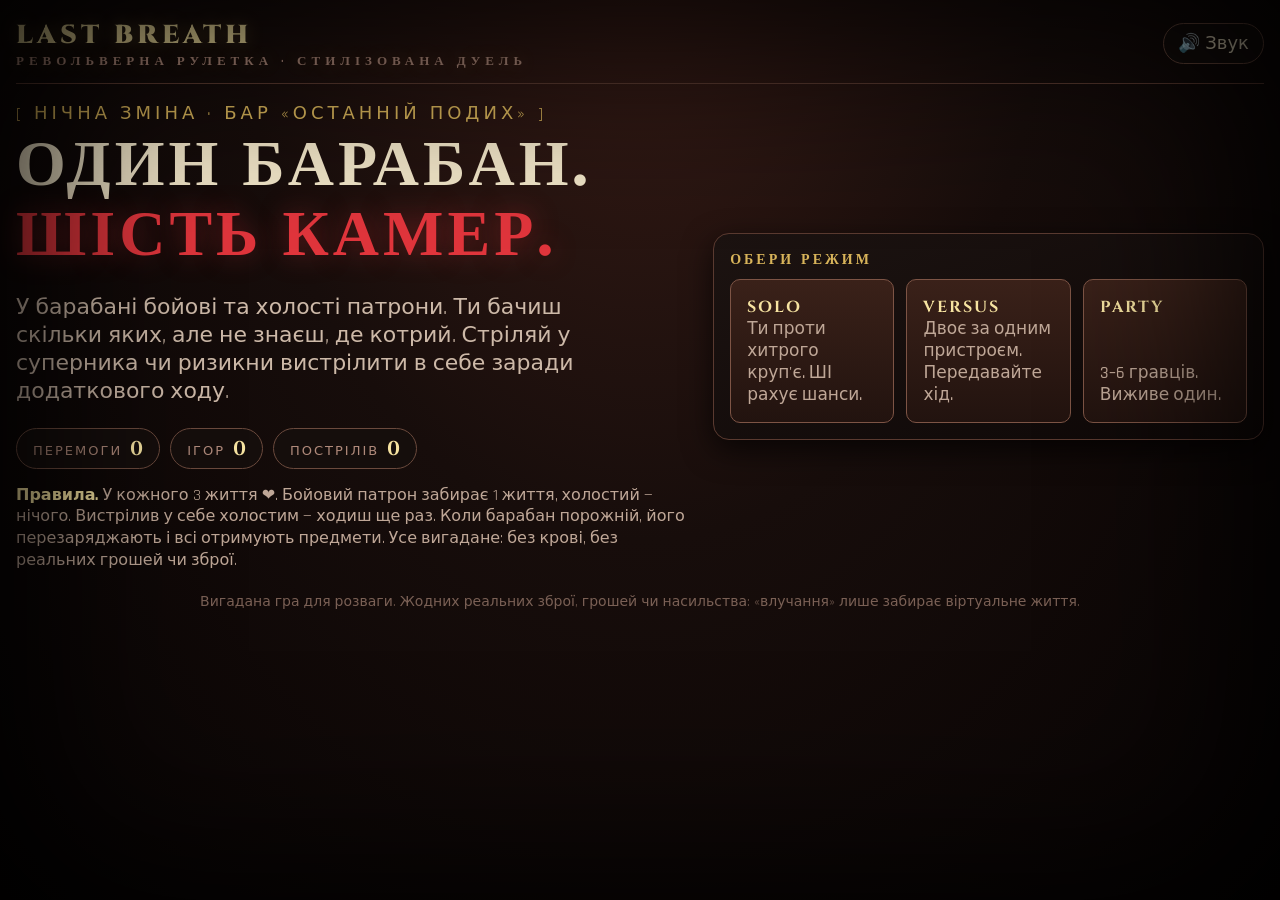
<file: webapp/games/sv/revolver/index.html>
<!doctype html>
<html lang="uk">
<head>
<meta charset="utf-8">
<meta name="viewport" content="width=device-width,initial-scale=1">
<meta name="theme-color" content="#0a0707">
<title>LAST BREATH — Револьверна рулетка</title>
<style>
@import url('https://fonts.googleapis.com/css2?family=Cinzel:wght@500;700;900&family=Rajdhani:wght@500;600;700&display=swap');
:root{--gold:#d8b45a;--gold2:#f6e3a1;--ink:#efe3c6;--red:#e0353c;--blue:#4aa8ff;--panel:#130d0c}
*{box-sizing:border-box;-webkit-tap-highlight-color:transparent}
html,body{margin:0}
body{min-height:100vh;color:var(--ink);font-family:'Rajdhani',system-ui,sans-serif;font-size:18px;
 background:radial-gradient(ellipse at 50% -10%,#3a1d17 0,#170d0b 45%,#060303 100%) fixed;overflow-x:hidden}
body:after{content:"";position:fixed;inset:0;pointer-events:none;box-shadow:inset 0 0 170px 45px #000d;z-index:50}
body.danger:before{content:"";position:fixed;inset:0;pointer-events:none;z-index:49;box-shadow:inset 0 0 120px 20px #c0151c88;animation:beat .95s infinite}
@keyframes beat{0%,100%{opacity:.2}12%{opacity:1}24%{opacity:.35}36%{opacity:.9}60%{opacity:.2}}
#flash{position:fixed;inset:0;z-index:60;pointer-events:none;opacity:0;background:radial-gradient(circle at 50% 30%,#fff8d8,#ffb347 40%,#ff3b1f55 100%)}
#flash.on{opacity:.9;transition:none}#flash.off{opacity:0;transition:opacity .5s}
#flash.hurt{background:#c0151c}
.shake{animation:shake .45s}
@keyframes shake{0%,100%{transform:translate(0)}15%{transform:translate(-9px,5px)}30%{transform:translate(8px,-6px)}45%{transform:translate(-6px,-4px)}60%{transform:translate(5px,6px)}80%{transform:translate(-3px,2px)}}
button{font:inherit;color:inherit;cursor:pointer}
.app{max-width:1280px;margin:auto;padding:18px 16px 40px}
header{display:flex;justify-content:space-between;align-items:center;gap:14px;flex-wrap:wrap;padding-bottom:14px;margin-bottom:18px;border-bottom:1px solid #5a3a30}
.logo{font-family:'Cinzel',serif;font-weight:900;letter-spacing:4px;font-size:26px;color:var(--gold2);text-shadow:0 0 18px #d8b45a55}
.logo small{display:block;font:600 13px 'Rajdhani';letter-spacing:5px;color:#b08a7b}
.iconbtn{background:#150e0c;border:1px solid #6b4a3d;border-radius:30px;padding:8px 14px}.iconbtn:hover{border-color:var(--gold)}
.hidden{display:none!important}
.panel{background:linear-gradient(160deg,#1c1311,#0e0807);border:1px solid #5a3a30;border-radius:16px;padding:16px;box-shadow:0 10px 30px #000a}
.panel h3{margin:0 0 10px;font-family:'Cinzel';font-size:14px;letter-spacing:3px;color:var(--gold)}
.btn{background:linear-gradient(#3a2119,#22130f);border:1px solid #7d5445;border-radius:10px;padding:10px 16px;font-weight:700;letter-spacing:1px;text-transform:uppercase;transition:.12s}
.btn:hover:not(:disabled){border-color:var(--gold);transform:translateY(-1px)}
.btn:disabled{opacity:.35;cursor:not-allowed}
.btn.hot{border-color:#a8262d;background:linear-gradient(#5a1a1d,#2e0c0e);color:#ffc9cb}
.btn.gold{border-color:var(--gold);color:var(--gold2)}
.big{font:900 18px 'Cinzel';letter-spacing:3px;padding:15px 18px;width:100%}
/* menu */
.hero{display:grid;grid-template-columns:1.1fr .9fr;gap:24px;align-items:center}
@media(max-width:900px){.hero{grid-template-columns:1fr}}
h1{font-family:'Cinzel';font-weight:900;font-size:clamp(34px,6vw,64px);line-height:1.1;margin:6px 0 10px;letter-spacing:4px}
h1 span{color:var(--red);text-shadow:0 0 28px #e0353c66}
.lead{font-size:22px;color:#cdb9a8;max-width:560px}
.pills{display:flex;gap:10px;flex-wrap:wrap;margin:16px 0}
.pill{background:#150e0c;border:1px solid #6b4a3d;border-radius:30px;padding:6px 16px}.pill small{color:#b08a7b;letter-spacing:2px;font-size:13px;margin-right:8px}.pill b{font-family:'Cinzel';font-size:20px;color:var(--gold2)}
.modes{display:grid;grid-template-columns:repeat(3,1fr);gap:12px;margin-top:6px}
@media(max-width:700px){.modes{grid-template-columns:1fr}}
.mode{text-align:left;padding:16px;min-height:120px;display:flex;flex-direction:column;justify-content:space-between}
.mode strong{font-family:'Cinzel';letter-spacing:2px;color:var(--gold2);font-size:16px}
.mode span{font-size:17px;color:#bfa797;text-transform:none;letter-spacing:0;font-weight:500}
.field{width:100%;background:#0c0605;border:1px solid #7d5445;border-radius:8px;padding:11px;color:var(--gold2);font:inherit;margin:8px 0 14px;outline:none}
.rules{font-size:16px;color:#bfa797;line-height:1.35}.rules b{color:var(--gold2)}
/* game */
.layout{display:grid;grid-template-columns:minmax(0,560px) minmax(0,1fr);gap:18px;align-items:start}
@media(max-width:1000px){.layout{grid-template-columns:1fr}}
.cvwrap{position:relative;width:100%;max-width:560px;margin:auto;aspect-ratio:1}
canvas{width:100%;height:100%;display:block;touch-action:none;border-radius:18px}
.msg{min-height:58px;text-align:center;font-size:21px;margin:10px 0 4px;color:#ecdcc0}.msg b{color:var(--gold2)}
.speech{min-height:26px;text-align:center;font-style:italic;color:#d98c8c;font-size:18px}
.counts{display:flex;gap:10px;justify-content:center;margin:8px 0;flex-wrap:wrap}
.cnt{border:1px solid #6b4a3d;border-radius:20px;padding:4px 14px;background:#150e0c}
.cnt.l{border-color:#a8262d}.cnt.b{border-color:#2f6fa8}
.rtitle{text-align:center;font-family:'Cinzel';letter-spacing:4px;color:var(--gold);margin-bottom:6px}
.pl{display:flex;justify-content:space-between;align-items:center;gap:8px;padding:9px 12px;border:1px solid #4a2f27;border-radius:10px;background:#120b09;margin-bottom:7px;transition:.2s}
.pl.act{border-color:var(--gold);background:#271a0e;box-shadow:inset 4px 0 var(--gold)}
.pl.out{opacity:.3;text-decoration:line-through}
.pl.hurt{animation:shake .45s;border-color:var(--red)}
.hearts{color:var(--red);font-size:20px;letter-spacing:2px;white-space:nowrap}
.pitems{font-size:20px;min-width:70px;text-align:right}
.itemrow{display:flex;gap:8px;flex-wrap:wrap;margin-top:8px}
.item{padding:8px 12px;font-size:16px;text-transform:none;letter-spacing:0}
.hint{font-size:15px;color:#a08575;margin-top:8px}
.log{height:150px;overflow:auto;display:flex;flex-direction:column;gap:4px}
.log div{font-size:16px;color:#b9a393;border-bottom:1px dotted #4a2f27;padding:3px 2px}.log div:first-child{color:var(--gold2)}
.foot{text-align:center;color:#7a6055;font-size:14px;margin-top:22px}
.tag{display:inline-block;font-size:13px;border:1px solid #7a5a2e;border-radius:6px;padding:1px 7px;color:var(--gold);margin-left:6px}
.err{color:#ff8a8f;font-size:15px;min-height:18px;margin:-8px 0 8px}
/* аркада: гра вміщується у вікно без прокрутки */
body.ingame .foot{display:none}
body.ingame header{margin-bottom:8px;padding-bottom:8px}
body.ingame .logo{font-size:18px;letter-spacing:3px}
body.ingame .logo small{display:none}
body.ingame .iconbtn{padding:4px 12px;font-size:15px}
body.ingame .app{padding:8px 12px 12px}
body.ingame .cvwrap{max-width:min(560px,50vh)}
body.ingame .msg{min-height:0;margin:6px 0 2px}
body.ingame .log{height:84px}
body.ingame .pl{padding:4px 10px;margin-bottom:4px}
body.ingame .layout>section{gap:10px!important}
body.ingame .panel{padding:12px}
@media(max-width:1000px){
 body.ingame .layout{gap:8px}
 body.ingame .layout>section{gap:8px!important}
 body.ingame .panel{padding:10px;border-radius:12px}
 body.ingame .panel h3{margin-bottom:6px;font-size:12px}
 body.ingame .cvwrap{max-width:min(560px,27vh)}
 body.ingame .rtitle{margin-bottom:2px;font-size:13px}
 body.ingame .msg{min-height:0;font-size:16px;margin:4px 0 2px}
 body.ingame .speech{min-height:0;font-size:15px}
 body.ingame .counts{margin:4px 0;gap:6px}
 body.ingame .cnt{padding:2px 10px;font-size:15px}
 body.ingame .big{padding:10px;font-size:15px}
 body.ingame .pl{padding:5px 10px;margin-bottom:4px}
 body.ingame .btn{padding:8px 12px}
 body.ingame .itemrow{gap:6px;margin-top:4px}
 body.ingame .log{height:64px}
}
</style>
</head>
<body>
<div id="flash" class="off"></div>
<div class="app" id="app">
<header>
  <div class="logo">LAST BREATH<small>РЕВОЛЬВЕРНА РУЛЕТКА · СТИЛІЗОВАНА ДУЕЛЬ</small></div>
  <button class="iconbtn" id="snd">🔊 Звук</button>
</header>

<main id="menu">
  <section class="hero">
    <div>
      <div style="color:var(--gold);letter-spacing:4px">[ НІЧНА ЗМІНА · БАР «ОСТАННІЙ ПОДИХ» ]</div>
      <h1>ОДИН БАРАБАН.<br><span>ШІСТЬ КАМЕР.</span></h1>
      <p class="lead">У барабані бойові та холості патрони. Ти бачиш скільки яких, але не знаєш, де котрий. Стріляй у суперника чи ризикни вистрілити в себе заради додаткового ходу.</p>
      <div class="pills"><div class="pill"><small>ПЕРЕМОГИ</small><b id="sW">0</b></div><div class="pill"><small>ІГОР</small><b id="sG">0</b></div><div class="pill"><small>ПОСТРІЛІВ</small><b id="sS">0</b></div></div>
      <div class="rules"><b>Правила.</b> У кожного 3 життя ❤. Бойовий патрон забирає 1 життя, холостий — нічого. Вистрілив у себе холостим — ходиш ще раз. Коли барабан порожній, його перезаряджають і всі отримують предмети. Усе вигадане: без крові, без реальних грошей чи зброї.</div>
    </div>
    <div class="panel">
      <h3>ОБЕРИ РЕЖИМ</h3>
      <div class="modes">
        <button class="btn mode" data-m="solo"><strong>SOLO</strong><span>Ти проти хитрого круп'є. ШІ рахує шанси.</span></button>
        <button class="btn mode" data-m="duel"><strong>VERSUS</strong><span>Двоє за одним пристроєм. Передавайте хід.</span></button>
        <button class="btn mode" data-m="party"><strong>PARTY</strong><span>3–6 гравців. Виживе один.</span></button>
      </div>
      <div id="setup" class="hidden" style="margin-top:14px">
        <label id="setupLbl" style="color:#b08a7b;font-size:15px"></label>
        <input class="field" id="names">
        <div class="err" id="setupErr"></div>
        <button class="btn gold big" id="start">ПОЧАТИ ГРУ ▶</button>
      </div>
    </div>
  </section>
</main>

<main id="game" class="hidden">
  <div class="layout">
    <section class="panel">
      <div class="rtitle" id="rtitle">ЗАРЯДКА 1</div>
      <div class="cvwrap" id="cvwrap"><canvas id="cv" width="900" height="900"></canvas></div>
      <div class="msg" id="msg"></div>
      <div class="speech" id="speech"></div>
      <div class="counts" id="counts"></div>
      <button class="btn gold big hidden" id="spinBtn">🤚 КРУТНУТИ БАРАБАН</button>
      <div class="hint" style="text-align:center" id="spinHint"></div>
    </section>
    <section style="display:grid;gap:14px">
      <div class="panel"><h3>ГРАВЦІ</h3><div id="plist"></div></div>
      <div class="panel"><h3>ТВІЙ ХІД</h3>
        <div id="shoot" class="itemrow"></div>
        <div style="margin-top:10px;color:#b08a7b;font-size:15px">ПРЕДМЕТИ</div>
        <div id="items" class="itemrow"></div>
        <div class="hint" id="itemHint"></div>
      </div>
      <div class="panel"><h3>ЖУРНАЛ</h3><div class="log" id="log"></div></div>
      <div class="row" style="display:flex;gap:8px"><button class="btn" id="menuBtn">← МЕНЮ</button><button class="btn gold hidden" id="againBtn">ЗІГРАТИ ЩЕ</button></div>
    </section>
  </div>
</main>
<div class="foot">Вигадана гра для розваги. Жодних реальних зброї, грошей чи насильства: «влучання» лише забирає віртуальне життя.</div>
</div>

<script>
'use strict';
const $=s=>document.querySelector(s);
const esc=s=>String(s).replace(/[&<>"]/g,c=>({'&':'&amp;','<':'&lt;','>':'&gt;','"':'&quot;'}[c]));
const TAU=Math.PI*2,SEG=Math.PI/3;
const rand=n=>{const a=new Uint32Array(1);const lim=4294967296-4294967296%n;do{crypto.getRandomValues(a)}while(a[0]>=lim);return a[0]%n};
const shuffle=a=>{for(let i=a.length-1;i>0;i--){const j=rand(i+1);[a[i],a[j]]=[a[j],a[i]]}return a};
const ITEMS={
 loupe:{icon:'🔍',name:'Лупа',desc:'Дивишся, який патрон у поточній камері.'},
 cuffs:{icon:'⛓',name:'Кайдани',desc:'Наступний гравець пропускає хід.'},
 saw:{icon:'🪚',name:'Обріз',desc:'Наступний постріл: якщо патрон бойовий, він заб\'є 2 життя.'},
 medkit:{icon:'💊',name:'Аптечка',desc:'+1 життя (максимум 3).'},
 eject:{icon:'⏏',name:'Викид',desc:'Викидає поточний патрон і показує, який він був.'},
 spin:{icon:'🎲',name:'Перетасовка',desc:'Перемішує непостріляні камери. Знання про патрон втрачається.'}
};
const ITEM_KEYS=Object.keys(ITEMS);
const KEY='lb_revolver_v1';
let stats={wins:0,games:0,shots:0};
try{Object.assign(stats,JSON.parse(localStorage.getItem(KEY)||'{}'))}catch(e){}
const saveStats=()=>{try{localStorage.setItem(KEY,JSON.stringify(stats))}catch(e){}renderStats()};
function renderStats(){$('#sW').textContent=stats.wins;$('#sG').textContent=stats.games;$('#sS').textContent=stats.shots}

/* ---------------- audio ---------------- */
let AC=null,noiseBuf=null,SOUND=true,rollN=null,nextBeat=0;
function initAudio(){if(AC||!SOUND)return;try{AC=new(window.AudioContext||window.webkitAudioContext)();const l=AC.sampleRate;noiseBuf=AC.createBuffer(1,l,l);const d=noiseBuf.getChannelData(0);for(let i=0;i<l;i++)d[i]=Math.random()*2-1}catch(e){AC=null}}
function tick(vol=.25,f=2500,dur=.04,q=4){if(!AC||!SOUND)return;const s=AC.createBufferSource();s.buffer=noiseBuf;const bp=AC.createBiquadFilter();bp.type='bandpass';bp.frequency.value=f*(.85+Math.random()*.3);bp.Q.value=q;const g=AC.createGain(),t=AC.currentTime;g.gain.setValueAtTime(Math.min(vol,.8),t);g.gain.exponentialRampToValueAtTime(.001,t+dur);s.connect(bp);bp.connect(g);g.connect(AC.destination);s.start(t,Math.random()*.5,dur+.02)}
function bang(){if(!AC||!SOUND)return;const t=AC.currentTime;const s=AC.createBufferSource();s.buffer=noiseBuf;const lp=AC.createBiquadFilter();lp.type='lowpass';lp.frequency.setValueAtTime(5000,t);lp.frequency.exponentialRampToValueAtTime(250,t+.5);const g=AC.createGain();g.gain.setValueAtTime(.9,t);g.gain.exponentialRampToValueAtTime(.001,t+.7);s.connect(lp);lp.connect(g);g.connect(AC.destination);s.start(t,0,.8);
 const o=AC.createOscillator(),og=AC.createGain();o.frequency.setValueAtTime(120,t);o.frequency.exponentialRampToValueAtTime(35,t+.35);og.gain.setValueAtTime(.7,t);og.gain.exponentialRampToValueAtTime(.001,t+.45);o.connect(og);og.connect(AC.destination);o.start(t);o.stop(t+.5)}
function dry(){tick(.5,1300,.03,6);setTimeout(()=>tick(.35,4200,.02,6),55)}
function cock(){tick(.3,900,.05,8);setTimeout(()=>tick(.4,1700,.04,8),170)}
function thump(){if(!AC||!SOUND)return;const t=AC.currentTime;[0,.17].forEach((d,i)=>{const o=AC.createOscillator(),g=AC.createGain();o.frequency.value=i?48:58;g.gain.setValueAtTime(0,t+d);g.gain.linearRampToValueAtTime(.4,t+d+.03);g.gain.exponentialRampToValueAtTime(.001,t+d+.25);o.connect(g);g.connect(AC.destination);o.start(t+d);o.stop(t+d+.3)})}
function chime(ok){if(!AC||!SOUND)return;(ok?[523,659,784,1047]:[392,330,262,196]).forEach((f,i)=>{const o=AC.createOscillator(),g=AC.createGain(),t=AC.currentTime+i*.14;o.type=ok?'triangle':'sine';o.frequency.value=f;g.gain.setValueAtTime(0,t);g.gain.linearRampToValueAtTime(.16,t+.02);g.gain.exponentialRampToValueAtTime(.001,t+.6);o.connect(g);g.connect(AC.destination);o.start(t);o.stop(t+.65)})}
$('#snd').onclick=()=>{SOUND=!SOUND;$('#snd').textContent=SOUND?'🔊 Звук':'🔇 Тихо';if(SOUND)initAudio()};

/* ---------------- game state ---------------- */
let mode='solo',players=[],turn=0,phase='menu',types=[],spent=[],pips=[],loaded=[],c=0,rounds=0;
let showTypes=false,peekT=0,G={dmg:1,known:null,aiTok:0};
let cyl=0,ca=null,lastDet=0,hammer=0,flashV=0,shakeV=0,sparkV=0,logs=[];
const log=s=>{logs.unshift(s);logs=logs.slice(0,40);$('#log').innerHTML=logs.map(x=>'<div>› '+x+'</div>').join('')};
const msg=h=>{$('#msg').innerHTML=h};
const alive=()=>players.filter(p=>p.alive);
const remaining=()=>{let L=0,B=0;for(let i=0;i<6;i++)if(!spent[i]&&loaded[i]){types[i]==='live'?L++:B++}return{L,B}};
const known=()=>G.known&&G.known.c===c&&G.known.by===turn?G.known.type:null;
function nextAlive(from){for(let i=1;i<=players.length;i++){const n=(from+i)%players.length;if(players[n].alive)return n}return from}

/* menu */
let pickedMode='solo';
document.querySelectorAll('.mode').forEach(b=>b.onclick=()=>{
  pickedMode=b.dataset.m;$('#setup').classList.remove('hidden');
  const lbl={solo:'ТВОЄ ІМ\'Я',duel:'ІМЕНА ДВОХ ГРАВЦІВ (через кому)',party:'ІМЕНА 3–6 ГРАВЦІВ (через кому)'}[pickedMode];
  $('#setupLbl').textContent=lbl;$('#names').value={solo:'Гравець',duel:'Гравець 1, Гравець 2',party:'Гравець 1, Гравець 2, Гравець 3'}[pickedMode];
});
$('#start').onclick=()=>{
  let n=$('#names').value.split(',').map(s=>s.trim()).filter(Boolean).map(s=>s.slice(0,16));
  if(pickedMode==='solo')n=[n[0]||'Гравець'];
  // alert() у вбудованому вікні Telegram може не показатися — пишемо помилку під полем
  const err=t=>{$('#setupErr').textContent=t};err('');
  if(pickedMode==='duel'&&n.length!==2){err('Для дуелі потрібно рівно 2 імена.');return}
  if(pickedMode==='party'&&(n.length<3||n.length>6)){err('Для компанії потрібно 3–6 імен.');return}
  initAudio();startMatch(pickedMode,n);
};
$('#menuBtn').onclick=()=>{cancelAll();toMenu()};
$('#againBtn').onclick=()=>{startMatch(mode,players.filter(p=>!p.ai).map(p=>p.name))};
function toMenu(){phase='menu';document.body.classList.remove('ingame');$('#menu').classList.remove('hidden');$('#game').classList.add('hidden');document.body.classList.remove('danger');renderStats()}
function cancelAll(){G.aiTok++;G.run=(G.run||0)+1}

function startMatch(m,names){
  mode=m;G.run=(G.run||0)+1;
  players=names.map(n=>({name:n,lives:3,max:3,items:[],cuffed:false,alive:true,ai:false}));
  if(m==='solo')players.push({name:'Круп\'є',lives:3,max:3,items:[],cuffed:false,alive:true,ai:true});
  turn=rand(players.length);rounds=0;logs=[];$('#log').innerHTML='';$('#againBtn').classList.add('hidden');
  $('#menu').classList.add('hidden');$('#game').classList.remove('hidden');$('#speech').textContent='';
  document.body.classList.add('ingame');scrollTo(0,0);
  stats.games++;saveStats();log('Гру почато. Удачі.');reload();
}
function reload(){
  const run=G.run;phase='load';c=0;rounds++;spent=Array(6).fill(false);pips=Array(6).fill(null);loaded=Array(6).fill(false);
  G.known=null;G.dmg=1;cyl=0;ca=null;lastDet=0;showTypes=false;
  const L=1+rand(4);types=shuffle([...Array(L).fill('live'),...Array(6-L).fill('blank')]);
  alive().forEach(p=>{for(let k=0;k<2;k++)if(p.items.length<4)p.items.push(ITEM_KEYS[rand(ITEM_KEYS.length)])});
  $('#rtitle').textContent='ЗАРЯДКА '+rounds;$('#spinBtn').classList.add('hidden');$('#spinHint').textContent='';
  msg('Заряджаємо барабан…');log('Нова зарядка. Предмети роздано.');renderAll();
  let i=0;const step=()=>{if(run!==G.run)return;if(i<6){loaded[i]=true;tick(.35,1400,.05,6);i++;setTimeout(step,170)}else{
    showTypes=true;msg(`У барабані: <b style="color:#ff6b70">🔴 ${L} бойових</b> · <b style="color:#6cb8ff">🔵 ${6-L} холостих</b>. Запам'ятай!`);renderCounts(true);
    setTimeout(()=>{if(run!==G.run)return;showTypes=false;phase='spinwait';
      msg('Крутни барабан <b>рукою</b> (свайп по ньому) або натисни кнопку.');
      $('#spinBtn').classList.remove('hidden');$('#spinHint').textContent='Порядок патронів буде перемішано.';renderAll();},2800)}};
  step();
}
function startSpin(v){
  if(phase!=='spinwait')return;phase='busy';$('#spinBtn').classList.add('hidden');$('#spinHint').textContent='';
  shuffle(types);const sign=(v<0?-1:1),speed=Math.min(1,Math.abs(v)/14),turns=3+Math.round(speed*3);
  const k=rand(6),raw=cyl+sign*TAU*turns,rest=-k*SEG;
  let delta=sign>0?(((rest-raw)%TAU)+TAU)%TAU:-((((raw-rest)%TAU)+TAU)%TAU);
  const run=G.run;
  msg('Барабан крутиться…');
  tween(raw+delta,2.6+turns*.35,u=>1-Math.pow(1-u,4),()=>{if(run!==G.run)return;c=k;beginTurn()});
}
$('#spinBtn').onclick=()=>{initAudio();startSpin(6+Math.random()*6)};

function beginTurn(){
  const run=G.run;
  if(alive().length<=1){return gameOver()}
  if(!players[turn].alive)turn=nextAlive(turn);
  phase='turn';G.aiTok++;const tok=G.aiTok;
  const p=players[turn];
  msg(`Хід: <b>${esc(p.name)}</b>${p.ai?'':'. Обирай дію.'}`);
  renderAll();
  document.body.classList.toggle('danger',p.lives===1);
  if(p.ai)setTimeout(()=>{if(run===G.run)aiStep(tok)},1300);
}

/* ---------------- shooting ---------------- */
function fire(t){
  if(phase!=='turn')return;phase='busy';initAudio();
  const run=G.run,shooter=players[turn],type=types[c],self=(t===turn),target=players[t];
  renderAll();
  msg(`<b>${esc(shooter.name)}</b> ${self?'підносить зброю до себе':'цілиться в <b>'+esc(target.name)+'</b>'}…`);
  hammer=1;cock();
  setTimeout(()=>{
    if(run!==G.run)return;
    hammer=0;stats.shots++;
    const dmg=G.dmg;G.dmg=1;
    spent[c]=true;pips[c]={type};renderCounts();
    let hit=false;
    if(type==='live'){bang();flashV=1;shakeV=1;screenFlash();hit=true}
    else{dry();sparkV=1}
    setTimeout(()=>{
      if(run!==G.run)return;
      if(hit){
        target.lives=Math.max(0,target.lives-dmg);
        msg(`🔴 <b>БОЙОВИЙ!</b> ${esc(target.name)} втрачає ${dmg>1?'2 життя':'1 життя'}.`);
        log(`${esc(shooter.name)} → ${self?'у себе':esc(target.name)}: бойовий (−${dmg}).`);
        hurtCard(t);
        if(target.lives<=0){target.alive=false;target.items=[];log(`${esc(target.name)} вибуває з гри.`);}
        if(shooter.ai&&!self)taunt('hit');else if(target.ai&&dmg)taunt('hurt');
      }else{
        msg(`🔵 <b>Холостий.</b> ${self?'Додатковий хід!':'Нічого не сталося.'}`);
        log(`${esc(shooter.name)} → ${self?'у себе':esc(target.name)}: холостий.`);
        if(shooter.ai)taunt(self?'self':'miss');
      }
      saveStats();
      // advance
      c++;
      const run2=G.run;
      const afterAdvance=()=>{
        if(run2!==G.run)return;
        // next player
        let next=turn;
        if(!(self&&!hit)){next=nextAlive(turn);const np=players[next];if(np.cuffed&&np.alive){np.cuffed=false;log(`${esc(np.name)} у кайданах і пропускає хід.`);next=nextAlive(next)}}
        if(!players[turn].alive&&next===turn)next=nextAlive(turn);
        turn=next;
        if(alive().length<=1)return gameOver();
        if(c>=6){msg('Барабан порожній. Перезарядка…');setTimeout(()=>{if(run2===G.run)reload2()},900)}
        else beginTurn();
      };
      tween(-c*SEG,.5,u=>1-Math.pow(1-u,3),()=>setTimeout(afterAdvance,700));
    },hit?900:650);
  },520);
}
function reload2(){reload();}
function screenFlash(){const f=$('#flash');f.className='on';void f.offsetWidth;setTimeout(()=>{f.className='off'},60);$('#cvwrap').classList.remove('shake');void $('#cvwrap').offsetWidth;$('#cvwrap').classList.add('shake')}
function hurtCard(i){const el=document.querySelectorAll('.pl')[i];if(el){el.classList.add('hurt');setTimeout(()=>el.classList.remove('hurt'),500)}renderPlayersSoon()}
function renderPlayersSoon(){setTimeout(renderPlayers,50)}

/* ---------------- items ---------------- */
function useItem(idx){
  if(phase!=='turn')return false;
  const p=players[turn],key=p.items[idx];if(!key)return false;
  const run=G.run;
  const consume=()=>{p.items.splice(idx,1)};
  const hint=t=>{$('#itemHint').textContent=t};
  if(key==='loupe'){
    consume();G.known={c,type:types[c],by:turn};peekT=2.2;tick(.3,3000,.08);
    log(`${esc(p.name)} користується лупою.`);
    if(!p.ai)msg(`🔍 У поточній камері: ${types[c]==='live'?'<b style="color:#ff6b70">БОЙОВИЙ</b>':'<b style="color:#6cb8ff">ХОЛОСТИЙ</b>'}`);
    else msg('Круп\'є дивиться крізь лупу…');
  }else if(key==='cuffs'){
    const n=nextAlive(turn);if(n===turn||players[n].cuffed){hint('Нікого закувати або вже в кайданах.');return false}
    consume();players[n].cuffed=true;tick(.4,1000,.08);log(`${esc(p.name)} закуває ${esc(players[n].name)}.`);msg(`⛓ ${esc(players[n].name)} пропустить наступний хід.`);
  }else if(key==='saw'){
    if(G.dmg>1){hint('Обріз уже активний.');return false}
    consume();G.dmg=2;tick(.5,600,.12);log(`${esc(p.name)} обрізає ствол: наступний постріл ×2.`);msg('🪚 Наступний постріл: якщо бойовий — <b>2 життя</b>.');
  }else if(key==='medkit'){
    if(p.lives>=p.max){hint('Життя вже повні.');return false}
    consume();p.lives++;chime(true);log(`${esc(p.name)} використовує аптечку (+1).`);msg('💊 +1 життя.');
  }else if(key==='eject'){
    consume();phase='busy';const t=types[c];spent[c]=true;pips[c]={type:t,ej:true};tick(.5,1100,.1);
    log(`${esc(p.name)} викидає патрон: був ${t==='live'?'бойовий':'холостий'}.`);
    msg(`⏏ Викинуто: ${t==='live'?'<b style="color:#ff6b70">бойовий</b>':'<b style="color:#6cb8ff">холостий</b>'}.`);
    c++;renderAll();
    tween(-c*SEG,.5,u=>1-Math.pow(1-u,3),()=>setTimeout(()=>{if(run!==G.run)return;if(c>=6){reload()}else beginTurn()},900));
    return 'async';
  }else if(key==='spin'){
    consume();phase='busy';G.known=null;
    const idxs=[];for(let i=c;i<6;i++)if(!spent[i])idxs.push(i);
    const vals=shuffle(idxs.map(i=>types[i]));idxs.forEach((i,k)=>types[i]=vals[k]);
    log(`${esc(p.name)} перетасовує барабан.`);msg('🎲 Барабан перемішано. Усе, що ви знали про патрон, втрачено.');renderAll();
    tween(cyl-TAU*2,1.7,u=>u<.5?4*u*u*u:1-Math.pow(-2*u+2,3)/2,()=>{if(run!==G.run)return;cyl=-c*SEG;beginTurn()});
    return 'async';
  }
  renderAll();return true;
}

/* ---------------- AI ---------------- */
const TAUNTS={hit:['Ой, схоже, це було боляче.','Нічого особистого. Це математика.','Ще один ❤ у мою скарбничку.'],hurt:['Непогано… але я ще тут.','Влучив? Пощастило.','Подряпина. Не більше.'],self:['Холостий. Я ж казав: рахунок вирішує.','Тиша — найкращий звук.'],miss:['Тільки клацання. Ваш хід.','Не цього разу.'],think:['Хм, цікаво…','Рахую шанси…','Барабан не бреше.']};
function taunt(k){const a=TAUNTS[k];$('#speech').textContent='«'+a[rand(a.length)]+'»'}
function aiStep(tok){
  if(tok!==G.aiTok||phase!=='turn')return;
  const p=players[turn];if(!p.ai)return;
  const run=G.run,{L,B}=remaining(),kn=known();
  const idx=k=>p.items.indexOf(k);
  const again=()=>setTimeout(()=>{if(run===G.run)aiStep(tok)},1000);
  if(idx('medkit')>=0&&p.lives<p.max&&p.lives<=2){useItem(idx('medkit'));return again()}
  if(idx('loupe')>=0&&!kn&&L>0&&B>0){useItem(idx('loupe'));return again()}
  const pl=kn?(kn==='live'?1:0):(L+B?L/(L+B):.5);
  const foe=players.findIndex((q,i)=>i!==turn&&q.alive);
  if(idx('cuffs')>=0&&foe>=0&&!players[foe].cuffed&&nextAlive(turn)===foe){const r=useItem(idx('cuffs'));return again()}
  if(idx('saw')>=0&&G.dmg===1&&pl>=.6){useItem(idx('saw'));return again()}
  if(idx('eject')>=0&&!kn&&pl>=.4&&pl<=.6){useItem(idx('eject'));return}
  if(idx('spin')>=0&&kn==='live'&&p.lives===1&&pl===1){useItem(idx('spin'));return}
  taunt('think');
  let self=pl<.5;
  // випадкова «помилка» круп'є — але не після обрізу (інакше він б'є себе на 2 життя)
  if(!kn&&G.dmg===1&&pl>.3&&pl<.7&&rand(10)===0)self=!self;
  setTimeout(()=>{if(run===G.run&&tok===G.aiTok&&phase==='turn')fire(self?turn:foe)},900);
}

/* ---------------- end ---------------- */
function gameOver(){
  phase='over';G.aiTok++;const w=alive()[0];document.body.classList.remove('danger');
  if(w){msg(`🏆 Переможець: <b>${esc(w.name)}</b>!`);log(`ПЕРЕМОЖЕЦЬ: ${esc(w.name)}`);if(!w.ai){stats.wins++;chime(true)}else{chime(false);taunt('hit')}}
  else msg('Нічия. Нікого не лишилось.');
  saveStats();renderAll();$('#againBtn').classList.remove('hidden');
}

/* ---------------- render UI ---------------- */
function renderCounts(full){
  const {L,B}=remaining();
  $('#counts').innerHTML=(phase==='load'&&!full)?'':`<div class="cnt l">🔴 бойових: <b>${L}</b></div><div class="cnt b">🔵 холостих: <b>${B}</b></div>${G.dmg>1?'<div class="cnt" style="border-color:#c9972f">🪚 ×2</div>':''}`;
}
function renderPlayers(){
  $('#plist').innerHTML=players.map((p,i)=>`<div class="pl ${i===turn&&phase!=='over'&&p.alive?'act':''} ${p.alive?'':'out'}"><div><b>${esc(p.name)}</b>${p.ai?' 🎩':''}${p.cuffed?'<span class="tag">⛓ в кайданах</span>':''}</div><div class="hearts">${'❤'.repeat(p.lives)}<span style="opacity:.3">${'❤'.repeat(Math.max(0,p.max-p.lives))}</span></div><div class="pitems">${p.items.map(k=>ITEMS[k].icon).join(' ')||'—'}</div></div>`).join('');
}
function renderControls(){
  const p=players[turn],act=phase==='turn'&&p&&p.alive&&!p.ai;
  let h='';
  if(act){
    players.forEach((q,i)=>{if(i!==turn&&q.alive)h+=`<button class="btn hot" data-t="${i}">🔫 У ${esc(q.name)}</button>`});
    h+=`<button class="btn gold" data-t="${turn}">🔫 У СЕБЕ</button>`;
  }else h=`<span class="hint">${phase==='over'?'Гру завершено.':p&&p.ai&&phase==='turn'?'Думає круп\'є…':'Зачекай…'}</span>`;
  $('#shoot').innerHTML=h;
  $('#shoot').querySelectorAll('button').forEach(b=>b.onclick=()=>fire(+b.dataset.t));
  let ih='';
  if(act)ih=p.items.map((k,i)=>`<button class="btn item" data-i="${i}" title="${esc(ITEMS[k].desc)}">${ITEMS[k].icon} ${ITEMS[k].name}</button>`).join('')||'<span class="hint">Предметів немає.</span>';
  $('#items').innerHTML=ih;
  $('#items').querySelectorAll('button').forEach(b=>b.onclick=()=>{$('#itemHint').textContent='';useItem(+b.dataset.i)});
  const kn=act?known():null;
  $('#itemHint').textContent=kn?`Ти знаєш: у камері ${kn==='live'?'БОЙОВИЙ 🔴':'ХОЛОСТИЙ 🔵'}.`:'';
}
function renderAll(){renderPlayers();renderControls();renderCounts()}

/* ---------------- canvas ---------------- */
const cv=$('#cv'),ctx=cv.getContext('2d'),CX=450,CY=470,CR=330,RC=205;
const easeOut=u=>1-Math.pow(1-u,3);
function tween(to,dur,ease,done){ca={from:cyl,to,t:0,dur,ease:ease||easeOut,done}}
function steel(){
  if(!ctx.createConicGradient)return '#7a8088';
  const g=ctx.createConicGradient(0,0,0);
  ['#8b9199','#d2d7dc','#5a6068','#b3b8bf','#3d4248','#c6cbd1','#6d737a','#4a4f55','#8b9199'].forEach((c,i,a)=>g.addColorStop(i/(a.length-1),c));return g;
}
function chamber(i,x,y){
  const c2=ctx;
  let g=c2.createRadialGradient(x-14,y-14,10,x,y,84);g.addColorStop(0,'#c9ced4');g.addColorStop(.7,'#6d737a');g.addColorStop(1,'#2b2f33');
  c2.beginPath();c2.arc(x,y,80,0,TAU);c2.fillStyle=g;c2.fill();
  g=c2.createRadialGradient(x,y,10,x,y,68);g.addColorStop(0,'#000');g.addColorStop(.8,'#07090a');g.addColorStop(1,'#1c2023');
  c2.beginPath();c2.arc(x,y,68,0,TAU);c2.fillStyle=g;c2.fill();
  if(!loaded[i])return;
  const isTop=(i===c),reveal=showTypes||(peekT>0&&isTop&&G.known&&G.known.c===c&&!players[turn]?.ai&&G.known.by===turn);
  const t=types[i];
  if(spent[i]){
    g=c2.createRadialGradient(x,y,6,x,y,56);g.addColorStop(0,'#1a1308');g.addColorStop(.7,'#4a3a1c');g.addColorStop(1,'#6a5428');
    c2.beginPath();c2.arc(x,y,56,0,TAU);c2.fillStyle=g;c2.fill();
    c2.beginPath();c2.arc(x,y,20,0,TAU);c2.fillStyle='#0d0a05';c2.fill();
    c2.lineWidth=3;c2.strokeStyle='#00000099';c2.beginPath();c2.arc(x,y,20,0,TAU);c2.stroke();
    return;
  }
  g=c2.createRadialGradient(x-14,y-16,4,x,y,58);g.addColorStop(0,'#fff0b0');g.addColorStop(.45,'#d9a93f');g.addColorStop(1,'#7a5412');
  c2.beginPath();c2.arc(x,y,57,0,TAU);c2.fillStyle=g;c2.fill();
  c2.lineWidth=5;c2.strokeStyle='#5a3d0c';c2.beginPath();c2.arc(x,y,46,0,TAU);c2.stroke();
  g=c2.createRadialGradient(x-6,y-7,2,x,y,22);
  if(reveal){g.addColorStop(0,t==='live'?'#ffd0cc':'#d0e8ff');g.addColorStop(.6,t==='live'?'#e0353c':'#3a8fe0');g.addColorStop(1,t==='live'?'#7a0f14':'#123a6a')}
  else{g.addColorStop(0,'#f2f2f0');g.addColorStop(.6,'#b8b8b2');g.addColorStop(1,'#6a6a64')}
  c2.beginPath();c2.arc(x,y,22,0,TAU);c2.fillStyle=g;c2.fill();
  c2.lineWidth=2;c2.strokeStyle='#0006';c2.beginPath();c2.arc(x,y,22,0,TAU);c2.stroke();
  if(reveal){c2.save();c2.shadowColor=t==='live'?'#ff3b30':'#3aa0ff';c2.shadowBlur=26;c2.lineWidth=6;c2.strokeStyle=t==='live'?'#ff5a50':'#5ab4ff';c2.beginPath();c2.arc(x,y,60,0,TAU);c2.stroke();c2.restore()}
}
function draw(){
  const c2=ctx;c2.clearRect(0,0,900,900);
  // backplate
  let g=c2.createRadialGradient(CX,CY,100,CX,CY,640);g.addColorStop(0,'#2a1c18');g.addColorStop(1,'#0a0605');
  c2.fillStyle=g;c2.fillRect(0,0,900,900);
  c2.save();c2.shadowColor='rgba(0,0,0,.8)';c2.shadowBlur=50;c2.shadowOffsetY=20;
  c2.beginPath();c2.arc(CX,CY,CR+10,0,TAU);c2.fillStyle='#15100e';c2.fill();c2.restore();
  // cylinder (rotating)
  c2.save();c2.translate(CX,CY);c2.rotate(cyl);
  c2.beginPath();c2.arc(0,0,CR,0,TAU);c2.fillStyle=steel();c2.fill();
  g=c2.createRadialGradient(0,0,CR*.55,0,0,CR);g.addColorStop(0,'rgba(0,0,0,0)');g.addColorStop(1,'rgba(0,0,0,.45)');
  c2.beginPath();c2.arc(0,0,CR,0,TAU);c2.fillStyle=g;c2.fill();
  c2.lineWidth=8;c2.strokeStyle='#23272b';c2.beginPath();c2.arc(0,0,CR-4,0,TAU);c2.stroke();
  c2.lineWidth=2;c2.strokeStyle='#e8ecef88';c2.beginPath();c2.arc(0,0,CR-12,0,TAU);c2.stroke();
  // flutes between chambers
  for(let i=0;i<6;i++){const a=(i+.5)*SEG-Math.PI/2;
    c2.lineWidth=30;c2.lineCap='round';c2.strokeStyle='#15181b';c2.beginPath();c2.arc(0,0,CR-30,a-.1,a+.1);c2.stroke();
    c2.lineWidth=3;c2.strokeStyle='#ffffff22';c2.beginPath();c2.arc(0,0,CR-44,a-.1,a+.1);c2.stroke();}
  for(let i=0;i<6;i++){const a=i*SEG-Math.PI/2;chamber(i,RC*Math.cos(a),RC*Math.sin(a))}
  // pips
  for(let i=0;i<6;i++){const p=pips[i];if(!p)continue;const a=i*SEG-Math.PI/2,x=(CR-36)*Math.cos(a),y=(CR-36)*Math.sin(a);
    c2.beginPath();c2.arc(x,y,10,0,TAU);c2.fillStyle=p.type==='live'?'#e0353c':'#4aa8ff';c2.fill();c2.lineWidth=2;c2.strokeStyle='#000a';c2.stroke();}
  // hub
  g=c2.createRadialGradient(-10,-12,3,0,0,72);g.addColorStop(0,'#f0f2f4');g.addColorStop(.5,'#8a9097');g.addColorStop(1,'#3a3f44');
  c2.beginPath();c2.arc(0,0,72,0,TAU);c2.fillStyle=g;c2.fill();
  c2.lineWidth=3;c2.strokeStyle='#0008';c2.stroke();
  for(let i=0;i<6;i++){c2.save();c2.rotate(i*SEG);c2.fillStyle='#22262a';c2.beginPath();c2.moveTo(0,-26);c2.lineTo(8,-58);c2.lineTo(-8,-58);c2.closePath();c2.fill();c2.restore()}
  c2.beginPath();c2.arc(0,0,20,0,TAU);c2.fillStyle='#1b1e21';c2.fill();
  c2.restore();
  // top frame + hammer (static)
  const topY=CY-CR;
  c2.save();
  g=c2.createLinearGradient(CX-130,0,CX+130,0);g.addColorStop(0,'#2d3236');g.addColorStop(.35,'#9aa1a8');g.addColorStop(.5,'#c7ccd2');g.addColorStop(.65,'#80878e');g.addColorStop(1,'#2a2e32');
  c2.beginPath();c2.moveTo(CX-150,0);c2.lineTo(CX+150,0);c2.lineTo(CX+105,topY+42);c2.lineTo(CX-105,topY+42);c2.closePath();c2.fillStyle=g;c2.fill();
  c2.lineWidth=3;c2.strokeStyle='#0009';c2.stroke();
  // hammer
  c2.translate(CX,topY+36);c2.rotate(-hammer*.45);
  const hg=c2.createLinearGradient(-30,0,30,0);hg.addColorStop(0,'#3a3f44');hg.addColorStop(.5,'#b8bec4');hg.addColorStop(1,'#444a50');
  c2.fillStyle=hg;c2.beginPath();c2.moveTo(-22,0);c2.lineTo(-30,-58);c2.lineTo(-48,-70);c2.lineTo(-18,-78);c2.lineTo(22,-66);c2.lineTo(22,0);c2.closePath();c2.fill();c2.lineWidth=3;c2.strokeStyle='#000a';c2.stroke();
  c2.fillStyle='#14171a';for(let k=0;k<4;k++)c2.fillRect(-46+k*7,-68+k*1,3,8);
  c2.restore();
  // top marker
  c2.fillStyle='#d8b45a';c2.beginPath();c2.moveTo(CX,topY+56);c2.lineTo(CX-14,topY+34);c2.lineTo(CX+14,topY+34);c2.closePath();c2.fill();
  // muzzle flash on live
  if(flashV>0){const fy=CY-RC,r=420*flashV+40;
    g=c2.createRadialGradient(CX,fy,0,CX,fy,r);g.addColorStop(0,`rgba(255,255,240,${flashV})`);g.addColorStop(.25,`rgba(255,200,90,${flashV*.8})`);g.addColorStop(1,'rgba(255,80,20,0)');
    c2.fillStyle=g;c2.fillRect(0,0,900,900);}
  if(sparkV>0){const fy=CY-RC-30;c2.fillStyle=`rgba(255,230,160,${sparkV})`;for(let k=0;k<6;k++){const a=-Math.PI/2+(k-2.5)*.35;c2.beginPath();c2.arc(CX+Math.cos(a)*(30+40*(1-sparkV)),fy+Math.sin(a)*(30+40*(1-sparkV)),3,0,TAU);c2.fill()}}
  // vignette
  g=c2.createRadialGradient(CX,CY,CR*.7,CX,CY,640);g.addColorStop(0,'rgba(0,0,0,0)');g.addColorStop(1,'rgba(0,0,0,.6)');c2.fillStyle=g;c2.fillRect(0,0,900,900);
}
/* hand spin */
let drag=null;
const aOf=e=>{const r=cv.getBoundingClientRect();return Math.atan2(e.clientY-(r.top+r.height*CY/900),e.clientX-(r.left+r.width/2))};
cv.addEventListener('pointerdown',e=>{if(phase!=='spinwait')return;initAudio();ca=null;drag={a:aOf(e),t:performance.now(),v:0};cv.setPointerCapture(e.pointerId)});
cv.addEventListener('pointermove',e=>{if(!drag)return;const a=aOf(e),n=performance.now();let d=a-drag.a;if(d>Math.PI)d-=TAU;if(d<-Math.PI)d+=TAU;cyl+=d;const dt=(n-drag.t)/1000;if(dt>0)drag.v=.6*drag.v+.4*(d/dt);drag.a=a;drag.t=n;
  const det=Math.floor(cyl/SEG);if(det!==lastDet){lastDet=det;tick(.15,2600,.03)}});
function endDrag(){if(!drag)return;const v=performance.now()-drag.t>120?0:drag.v;drag=null;
  if(Math.abs(v)>4)startSpin(v);else{tween(Math.round(cyl/SEG)*SEG,.3)}}
cv.addEventListener('pointerup',endDrag);cv.addEventListener('pointercancel',endDrag);

/* main loop */
let last=performance.now();
function loop(now){
  const dt=Math.min(.05,(now-last)/1000);last=now;
  if(ca){ca.t+=dt;const u=Math.min(1,ca.t/ca.dur);cyl=ca.from+(ca.to-ca.from)*ca.ease(u);
    const det=Math.floor(cyl/SEG);if(det!==lastDet){lastDet=det;tick(.1+.15*(1-u),2600,.03)}
    if(u>=1){const d=ca.done;ca=null;d&&d()}}
  flashV=Math.max(0,flashV-dt*2.2);sparkV=Math.max(0,sparkV-dt*3);if(peekT>0){peekT-=dt;if(peekT<=0)renderControls()}
  if(AC&&SOUND&&document.body.classList.contains('danger')&&now>nextBeat){thump();nextBeat=now+950}
  draw();requestAnimationFrame(loop);
}
renderStats();requestAnimationFrame(loop);
</script>
</body>
</html>
</file>
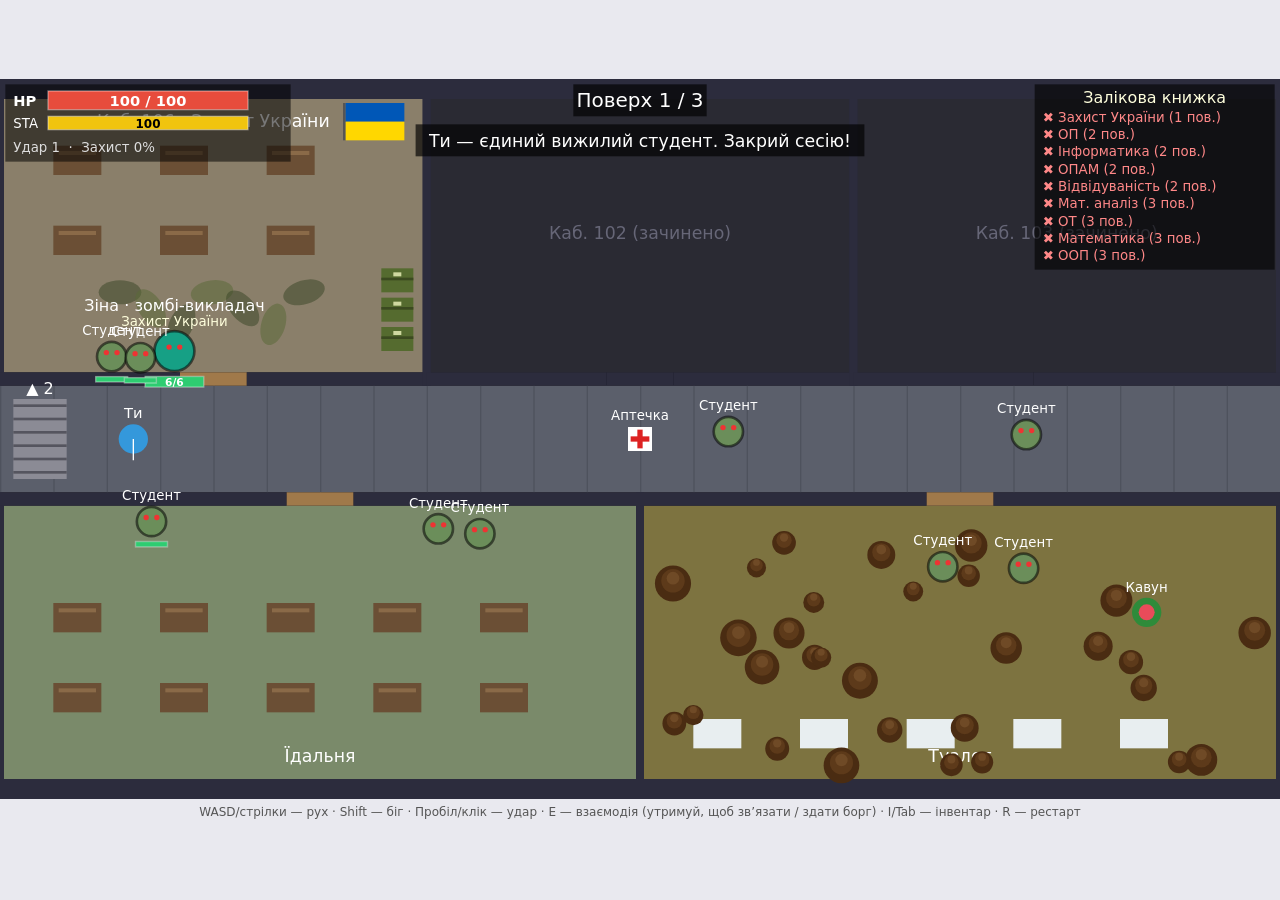
<file: webapp/games/sv/session/index.html>
<!DOCTYPE html>
<html lang="uk"><head><meta charset="utf-8">
<meta name="viewport" content="width=device-width, initial-scale=1, viewport-fit=cover, user-scalable=no">
<title>Сесія: Коледж зв’язку</title>
<style>
:root{--bg:#111;--fg:#eee;--mut:#999}
@media (prefers-color-scheme:light){:root:not([data-theme="dark"]){--bg:#e9e9ef;--fg:#222;--mut:#555}}
:root[data-theme="dark"]{--bg:#111;--fg:#eee;--mut:#999}
html,body{margin:0;height:100%;overflow:hidden}
body{background:var(--bg);color:var(--fg);font-family:system-ui,sans-serif;display:flex;flex-direction:column;align-items:center;justify-content:center;
 -webkit-user-select:none;user-select:none;-webkit-touch-callout:none}
canvas{display:block;background:#222;touch-action:none;outline:none}
#help{margin:4px 0 0;height:18px;line-height:18px;font-size:12px;color:var(--mut);text-align:center;white-space:nowrap;overflow:hidden;max-width:100vw}
/* сенсорне керування */
#tc{position:fixed;inset:0;pointer-events:none}
#tc[hidden]{display:none}
#jz{position:absolute;left:0;bottom:0;width:45%;height:75%;pointer-events:auto;touch-action:none}
#joy{position:absolute;width:110px;height:110px;margin:-55px 0 0 -55px;border-radius:50%;background:rgba(255,255,255,.08);border:2px solid rgba(255,255,255,.3);pointer-events:none}
#knob{position:absolute;left:50%;top:50%;width:48px;height:48px;margin:-24px 0 0 -24px;border-radius:50%;background:rgba(255,255,255,.35)}
.tb{position:absolute;pointer-events:auto;touch-action:none;border-radius:50%;background:rgba(255,255,255,.12);border:2px solid rgba(255,255,255,.4);
 color:#fff;font:600 14px system-ui,sans-serif;padding:0;-webkit-tap-highlight-color:transparent}
.tb.on{background:rgba(241,196,15,.45);border-color:#f1c40f}
#bAtk{right:16px;bottom:16px;width:80px;height:80px;font-size:16px}
#bE{right:106px;bottom:20px;width:60px;height:60px;font-size:20px}
#bRun{right:28px;bottom:108px;width:54px;height:54px}
#bInv{right:104px;bottom:100px;width:52px;height:52px;font-size:13px}
</style></head><body>
<canvas id="c" width="960" height="540" tabindex="0"></canvas>
<p id="help">WASD/стрілки — рух · Shift — біг · Пробіл/клік — удар · E — взаємодія (утримуй, щоб зв’язати / здати борг) · I/Tab — інвентар · R — рестарт</p>
<div id="tc" hidden>
 <div id="jz"></div>
 <div id="joy"><div id="knob"></div></div>
 <button class="tb" id="bInv">Інв.</button>
 <button class="tb" id="bRun">Біг</button>
 <button class="tb" id="bE">E</button>
 <button class="tb" id="bAtk">Удар</button>
</div>
<script>
const cv=document.getElementById('c'),g=cv.getContext('2d'),W=960,H=540;
let K=1; // масштаб внутрішнього полотна (чіткість на телефонах)

// ===== ДАНІ КАРТИ: додавайте / змінюйте кабінети тут =====
// side: top|bottom, x/w — позиція вздовж коридору, door — x дверей, locked — зачинено назавжди,
// teacher:{name,color,hp,spd,dmg,r,boss} — викладач, students — к-ть зомбі-студентів у кабінеті, floor — колір підлоги
// decor — оформлення кабінету під предмет, pc — комп’ютери на партах.
// stairs: s = L|R (сторона), d = 1 (вгору) / -1 (вниз). items — аптечки (k:'melon' кавун, k:'bat' бита).
const FLOORS=[
 {stairs:[{s:'L',d:1}],items:[{x:480,y:270},{x:860,y:400,k:'melon'}],rooms:[
  {name:"Каб. 106",subject:"Захист України",side:'top',x:0,w:320,door:160,floor:'#8a7f6a',students:2,decor:'war',teacher:{name:"Зіна",color:'#16a085'}},
  {name:"Каб. 102",side:'top',x:320,w:320,locked:true},
  {name:"Каб. 103",side:'top',x:640,w:320,locked:true},
  {name:"Їдальня",side:'bottom',x:0,w:480,door:240,floor:'#7a8a6a',students:3},
  {name:"Туалет",side:'bottom',x:480,w:480,door:720,floor:'#7d7340',toilet:1,students:2}]},
 {w:2400,scary:true,cz:12,stairs:[{s:'L',d:-1},{s:'R',d:1}],items:[{x:700,y:270},{x:1500,y:270}],rooms:[
  {name:"Каб. 201",subject:"ОП",side:'top',x:150,w:400,door:350,floor:'#6e4f4f',students:1,decor:'op',teacher:{name:"Адвокат диявола",color:'#8b1e1e',hp:8,spd:95}},
  {name:"Каб. 202",subject:"Інформатика",side:'bottom',x:150,w:400,door:350,floor:'#7a8f9a',students:1,bird:1,pc:1,decor:'inf',teacher:{name:"Стас Санич",color:'#7f8c8d',hair:'#fff'}},
  {name:"Каб. 207",subject:"ОПАМ",side:'top',x:1350,w:400,door:1550,floor:'#5a7a5a',students:1,mac:1,decor:'opam',teacher:{name:"Полновіт",color:'#2e8b57',gold:1,hp:8}},
  {name:"Каб. 210",subject:"Відвідуваність",side:'bottom',x:1750,w:400,door:1950,floor:'#5a4a4a',students:2,decor:'dir',teacher:{name:"Директор",color:'#34495e',hug:1,hp:8,spd:100}},
  {name:"Каб. 203",side:'top',x:550,w:400,locked:true},{name:"Каб. 205",side:'top',x:950,w:400,locked:true},{name:"Каб. 209",side:'top',x:1750,w:400,locked:true},
  {name:"Каб. 204",side:'bottom',x:550,w:400,locked:true},{name:"Каб. 206",side:'bottom',x:950,w:400,locked:true},{name:"Каб. 208",side:'bottom',x:1350,w:400,locked:true}]},
 {w:1440,stairs:[{s:'R',d:-1}],cz:5,items:[{x:860,y:420,k:'bat'},{x:640,y:270}],zones:[{x:500,y:340,w:180,h:150}],rooms:[
  {name:"Каб. 301",subject:"Мат. аналіз",side:'top',x:0,w:480,door:240,floor:'#8a6a6a',students:4,decor:'calc',teacher:{name:"Проф. Мазур",color:'#c0392b',hp:12,spd:110}},
  {name:"Каб. 305",subject:"ОТ",side:'top',x:480,w:480,door:720,floor:'#5f6a7d',students:4,pc:1,decor:'ot',teacher:{name:"Катюша",color:'#d35400',hair:'#f1c40f',hp:10,spd:110}},
  {name:"Каб. 311",subject:"Математика",side:'top',x:960,w:480,door:1200,floor:'#4f3a3a',students:3,decor:'math',teacher:{name:"БОРИСІВНА",color:'#7b241c',boss:1,hp:24,spd:135,dmg:24,r:17}},
  {name:"Каб. 309",subject:"ООП",side:'bottom',x:0,w:480,door:240,floor:'#5a7a6a',students:4,pc:1,decor:'oop',teacher:{name:"Куля",color:'#2c3e50',hp:10,spd:112}},
  {name:"Каб. 313 (баня і зброя)",side:'bottom',x:480,w:480,door:720,floor:'#9a7a4a',free:1},
  {name:"Каб. 315",side:'bottom',x:960,w:480,locked:true}]}
];
const ARMOR=.4; // броня Борисівни: −40% шкоди
// ===== кінець даних карти =====

const dk=document.createElement('canvas');dk.width=W;dk.height=H;const dkc=dk.getContext('2d');
const keys={};let S,ePress=false;
const rnd=(a,b)=>a+Math.random()*(b-a);
const touch={run:0,atk:0};
let joy={id:null,ox:0,oy:0,x:0,y:0};

addEventListener('keydown',e=>{
 if(['Space','ArrowUp','ArrowDown','ArrowLeft','ArrowRight','Tab'].includes(e.code))e.preventDefault();
 if(e.code==='KeyI'||e.code==='Tab'){if(!e.repeat)toggleInv();return}
 if(e.code==='Escape'&&S&&S.inv){S.inv=0;return}
 if(!keys[e.code]&&e.code==='KeyE')ePress=true;
 if(e.code==='KeyR')init();
 if(e.code==='Space'&&!keys.Space)attack();
 keys[e.code]=1;});
addEventListener('keyup',e=>keys[e.code]=0);
// вікно втратило фокус — відпускаємо всі клавіші, щоб герой не біг сам
function releaseAll(){for(const k in keys)keys[k]=0;touch.run=touch.atk=0;endJoy();setRunBtn()}
addEventListener('blur',releaseAll);
document.addEventListener('visibilitychange',()=>{if(document.hidden)releaseAll()});

function tapCommon(){ // спільне для дотику / кліку: рестарт після поразки, закриття інвентаря
 if(S.over&&S.ot>.8){init();return true}
 if(S.inv){S.inv=0;return true}
 return false}
cv.addEventListener('pointerdown',e=>{
 e.preventDefault();cv.focus();
 if(tapCommon())return;
 if(e.pointerType==='mouse'&&e.button===0)attack();});
cv.addEventListener('contextmenu',e=>e.preventDefault());

function toggleInv(){if(!S||S.over)return;S.inv=!S.inv;if(S.inv)releaseMove()}
function releaseMove(){for(const k of['KeyW','KeyA','KeyS','KeyD','ArrowUp','ArrowDown','ArrowLeft','ArrowRight','KeyE'])keys[k]=0;touch.atk=0;endJoy()}

// ===== сенсорне керування =====
const tc=document.getElementById('tc'),jz=document.getElementById('jz'),joyEl=document.getElementById('joy'),knob=document.getElementById('knob');
const JR=50;
function joyHome(){const r=tc.getBoundingClientRect();joyEl.style.left='86px';joyEl.style.top=(r.height-86)+'px'}
function endJoy(){joy.id=null;joy.x=joy.y=0;knob.style.transform='';joyHome()}
jz.addEventListener('pointerdown',e=>{
 e.preventDefault();
 if(tapCommon())return;
 if(joy.id!==null)return;
 joy.id=e.pointerId;try{jz.setPointerCapture(e.pointerId)}catch(_){}
 joy.ox=e.clientX;joy.oy=e.clientY;joy.x=joy.y=0;
 joyEl.style.left=e.clientX+'px';joyEl.style.top=e.clientY+'px';knob.style.transform='';});
jz.addEventListener('pointermove',e=>{
 if(e.pointerId!==joy.id)return;
 let dx=e.clientX-joy.ox,dy=e.clientY-joy.oy;const l=Math.hypot(dx,dy);
 if(l>JR){dx*=JR/l;dy*=JR/l}
 joy.x=dx/JR;joy.y=dy/JR;knob.style.transform='translate('+dx+'px,'+dy+'px)';});
for(const ev of['pointerup','pointercancel','lostpointercapture'])jz.addEventListener(ev,e=>{if(e.pointerId===joy.id)endJoy()});

function holdBtn(id,down,up){
 const b=document.getElementById(id);
 b.addEventListener('pointerdown',e=>{e.preventDefault();try{b.setPointerCapture(e.pointerId)}catch(_){}down()});
 for(const ev of['pointerup','pointercancel','lostpointercapture'])b.addEventListener(ev,()=>up&&up());
 b.addEventListener('contextmenu',e=>e.preventDefault());}
holdBtn('bAtk',()=>{if(tapCommon())return;touch.atk=1;attack()},()=>touch.atk=0);
holdBtn('bE',()=>{if(S.inv){S.inv=0;return}if(!keys.KeyE)ePress=true;keys.KeyE=1},()=>keys.KeyE=0);
holdBtn('bRun',()=>{touch.run=!touch.run;setRunBtn()});
holdBtn('bInv',()=>toggleInv());
function setRunBtn(){document.getElementById('bRun').classList.toggle('on',!!touch.run)}

let TOUCH=matchMedia('(pointer:coarse)').matches||(navigator.maxTouchPoints>0&&!matchMedia('(pointer:fine)').matches);
function showTouch(){tc.hidden=!TOUCH;fit()}
addEventListener('touchstart',()=>{if(!TOUCH){TOUCH=true;showTouch()}},{passive:true});

// ===== вписування у вікно (16:9, без прокрутки) =====
const help=document.getElementById('help');
function fit(){
 const w=innerWidth,h=innerHeight;
 let s=Math.min(w/W,h/H);
 const showHelp=!TOUCH&&h-H*s>=22;
 help.style.display=showHelp?'':'none';
 const cw=Math.max(1,Math.floor(W*s)),ch=Math.max(1,Math.floor(H*s));
 cv.style.width=cw+'px';cv.style.height=ch+'px';
 const dpr=Math.min(3,window.devicePixelRatio||1);
 cv.width=Math.max(W,Math.round(cw*dpr));cv.height=Math.round(cv.width*H/W);K=cv.width/W;
 if(joy.id===null)joyHome();
}
addEventListener('resize',fit);

// ===== побудова поверху =====
function buildFloor(f){
 const F={def:f,W:f.w||960,walls:[],desks:[],doors:[],zs:[],corpses:[],birds:[],poops:[],blood:[],zones:f.zones||[],items:f.items.map(i=>({...i}))};
 const Wl=(x,y,w,h)=>F.walls.push({x,y,w,h});
 Wl(0,0,F.W,15);Wl(0,525,F.W,15);
 f.rooms.forEach(r=>{
  const top=r.side==='top',wy=top?220:310;
  r.door=r.door||r.x+r.w/2;
  Wl(r.x-3,top?15:310,6,215);Wl(r.x+r.w-3,top?15:310,6,215);
  Wl(r.x,wy,r.door-25-r.x,10);Wl(r.door+25,wy,r.x+r.w-r.door-25,10);
  F.doors.push({x:r.door-25,y:wy,w:50,h:10,open:false,locked:!!r.locked,r});
  if(r.locked)return;
  for(const yy of(r.free?[]:r.toilet?(top?[25]:[480]):(top?[50,110]:[453,393])))for(let x=r.x+40;x<r.x+r.w-50;x+=80){
   const d={x,y:yy,w:36,h:22,c:r.toilet?'#e8eef0':0,desk:1,pc:r.pc};F.desks.push(d);F.walls.push(d);}
  if(r.mac){const d={x:r.x+r.w/2-50,y:top?18:496,w:100,h:26,mac:1,desk:1};F.desks.push(d);F.walls.push(d)}
  if(r.bird)F.birds.push({x:r.x+298,y:top?108:391,r,top,fl:0,tx:0,ty:0});
  if(r.toilet)for(let i=0;i<30;i++)F.poops.push({x:rnd(r.x+15,r.x+r.w-15),y:rnd((top?15:320)+10,(top?15:320)+195),r:rnd(7,14)});
  const ay=top?[150,205]:[335,380];
  for(let i=0;i<(r.students||0);i++)F.zs.push(mkStudent(rnd(r.x+30,r.x+r.w-30),rnd(...ay)));
  if(r.teacher){
   const t={type:'teacher',x:r.x+r.w/2,y:top?175:360,r:15,hp:6,state:'hostile',tie:0,debt:0,t:0,stun:0,cd:0,kx:0,ky:0,room:r,...r.teacher};t.mhp=t.hp;
   F.zs.push(t);S.teachers.push(t);}
 });
 for(let i=0;i<(f.cz||2);i++)F.zs.push(mkStudent(f.scary?150+(F.W-300)*Math.pow(Math.random(),.5):rnd(150,F.W-150),rnd(255,285)));
 if(f.scary)for(let i=0;i<160;i++)F.blood.push({x:150+(F.W-300)*Math.pow(Math.random(),.5),y:rnd(236,304),r:rnd(3,13)});
 return F;
}
function mkStudent(x,y){return{type:'student',x,y,r:11,hp:2,mhp:2,ko:0,stun:0,down:0,cd:0,kx:0,ky:0}}
function init(){
 S={teachers:[],cur:0,msg:'',mt:0,over:0,ot:0,t:0,inv:0};
 S.p={x:100,y:270,r:11,hp:100,st:100,fx:0,fy:1,cd:0,hurt:0,swing:0,armor:0,dmg:1,range:52,kits:0};
 S.fl=FLOORS.map(buildFloor);
 toast("Ти — єдиний вижилий студент. Закрий сесію!",5);
}
function toast(t,s){S.msg=t;S.mt=s||3}

function hitR(e,w){const cx=Math.max(w.x,Math.min(e.x,w.x+w.w)),cy=Math.max(w.y,Math.min(e.y,w.y+w.h));return(e.x-cx)**2+(e.y-cy)**2<e.r*e.r}
function blocked(e,F){
 if(e.x<e.r||e.x>F.W-e.r||e.y<e.r||e.y>H-e.r)return 1;
 for(const w of F.walls)if(hitR(e,w))return 1;
 for(const d of F.doors)if(!d.open&&hitR(e,d))return 1;
 return 0}
function move(e,dx,dy,F){e.x+=dx;if(blocked(e,F))e.x-=dx;e.y+=dy;if(blocked(e,F))e.y-=dy}

// ===== пряма видимість: чи немає стіни / зачинених дверей між двома точками =====
function segRect(x1,y1,x2,y2,r){
 let t0=0,t1=1;const dx=x2-x1,dy=y2-y1;
 const P=[-dx,dx,-dy,dy],Q=[x1-r.x,r.x+r.w-x1,y1-r.y,r.y+r.h-y1];
 for(let i=0;i<4;i++){
  if(P[i]===0){if(Q[i]<0)return false}
  else{const t=Q[i]/P[i];if(P[i]<0){if(t>t1)return false;if(t>t0)t0=t}else{if(t<t0)return false;if(t<t1)t1=t}}}
 return true}
function clearLine(x1,y1,x2,y2,F){
 for(const w of F.walls)if(!w.desk&&segRect(x1,y1,x2,y2,w))return false;
 for(const d of F.doors)if(!d.open&&segRect(x1,y1,x2,y2,d))return false;
 return true}
function los(a,b,F){ // центр і два краї цілі — щоб не «мазати» по ворогу, що стоїть біля одвірка
 if(clearLine(a.x,a.y,b.x,b.y,F))return true;
 const dx=b.x-a.x,dy=b.y-a.y,d=Math.hypot(dx,dy)||1,nx=-dy/d*b.r*.7,ny=dx/d*b.r*.7;
 return clearLine(a.x,a.y,b.x+nx,b.y+ny,F)||clearLine(a.x,a.y,b.x-nx,b.y-ny,F)}

function attack(){
 if(!S||S.over||S.inv||S.p.held)return;const p=S.p,F=S.fl[S.cur];
 if(p.cd>0||p.st<10)return;
 p.cd=.35;p.st-=10;p.swing=.15;
 let killed=0;
 for(const z of F.zs){
  if(z.down||(z.type==='teacher'&&z.state!=='hostile'))continue;
  const dx=z.x-p.x,dy=z.y-p.y,d=Math.hypot(dx,dy)||1;
  if(d<p.range+z.r&&((dx*p.fx+dy*p.fy)/d>.25||d<28)&&los(p,z,F)){
   z.kx=dx/d*(z.boss?140:260);z.ky=dy/d*(z.boss?140:260);
   if(z.type==='student'){z.hp-=p.dmg;z.stun=.5;
    if(z.hp<=0){z.ko++;if(z.ko>=3){z.dead=1;killed++}else{z.stun=5;z.down=1}}}
   else{z.hp-=p.dmg;z.stun=.4;
    if(z.hp<=0){z.hp=0;z.state='stunned';z.t=z.boss?10:12;z.tie=0;
     if(z.boss&&!z.drop){z.drop=1;F.items.push({x:(z.x+p.x)/2,y:(z.y+p.y)/2,k:'armor'});toast("БОРИСІВНА впала й загубила броню! Підбери її",4)}
     else toast("Викладача оглушено! Утримуй [E], щоб зв’язати",4)}}
  }}
 if(killed){for(const z of F.zs)if(z.dead)F.corpses.push(z);F.zs=F.zs.filter(z=>!z.dead);toast("Студент більше не встане",2)}
}

function nearTeacher(z,F){return Math.hypot(z.x-S.p.x,z.y-S.p.y)<58&&los(S.p,z,F)}
function getHint(F){
 const p=S.p;
 for(const z of F.zs){if(z.type!=='teacher')continue;
  if((z.state==='stunned'||z.state==='tied')&&nearTeacher(z,F)){
   if(z.state==='stunned')return{t:"[утримуй E] Зв’язати викладача"};
   return{t:"[утримуй E] Здати борг: "+z.room.subject};}}
 for(const d of F.doors){
  if(d.open||d.locked)continue;
  if(Math.hypot(d.x+25-p.x,d.y+5-p.y)<58)return{t:"[E] Увійти в кабінет: "+d.r.name,act:()=>{d.open=true;toast("Двері відчинено")}};}
 for(const s of F.def.stairs){
  const sx=s.s==='L'?30:F.W-30;
  if(Math.hypot(sx-p.x,270-p.y)<60)return{t:"[E] "+(s.d>0?"Піднятись на ":"Спуститись на ")+(S.cur+1+s.d)+" поверх",act:()=>{
   S.cur+=s.d;p.x=s.s==='L'?80:S.fl[S.cur].W-80;p.y=270;toast("Поверх "+(S.cur+1))}};}
 return null}

function update(dt){
 S.t+=dt;if(S.mt>0)S.mt-=dt;
 if(S.over){S.ot+=dt;return}
 if(S.inv){ePress=false;return}
 const p=S.p,F=S.fl[S.cur];
 let dx=(keys.KeyD||keys.ArrowRight?1:0)-(keys.KeyA||keys.ArrowLeft?1:0),
     dy=(keys.KeyS||keys.ArrowDown?1:0)-(keys.KeyW||keys.ArrowUp?1:0);
 if(joy.id!==null&&Math.hypot(joy.x,joy.y)>.25){dx=joy.x;dy=joy.y}
 if(touch.atk)attack();
 if(p.held){const z=p.held;p.x=z.x+4;p.y=z.y+9;dx=dy=0;if(ePress){p.prom+=.1;ePress=false}p.prom=Math.max(0,p.prom-.05*dt);if(p.prom>=1){p.held=null;z.state='stunned';z.t=14;z.tie=0;p.x=z.x+30;toast("Ти пообіцяв ходити очно на пари! Директор розчулений — зв’язуй!",5)}}
 const l=Math.hypot(dx,dy);let sp=140,run=0;
 if(F.poops.some(q=>Math.hypot(q.x-p.x,q.y-p.y)<q.r))sp*=.6;
 if(l){dx/=l;dy/=l;p.fx=dx;p.fy=dy;if((keys.ShiftLeft||keys.ShiftRight||touch.run)&&p.st>1){sp=220;run=1;p.st-=28*dt}}
 if(!run)p.st=Math.min(100,p.st+20*dt);
 p.cd-=dt;p.hurt-=dt;p.swing-=dt;
 move(p,dx*sp*dt,dy*sp*dt,F);

 const h=getHint(F);
 if(ePress&&h&&h.act)h.act();
 ePress=false;

 for(const it of F.items)if(!it.taken&&Math.hypot(it.x-p.x,it.y-p.y)<20){it.taken=1;
  if(it.k==='melon'){p.hp=Math.min(100,p.hp+60);toast("Кавун! +60 HP")}
  else if(it.k==='bat'){p.bat=1;p.dmg=2;p.range=68;toast("Взято зброю: бита! Удар ×2 і більший радіус",4)}
  else if(it.k==='armor'){p.armor=ARMOR;toast("Броня Борисівни! Шкода по тобі −"+Math.round(ARMOR*100)+"%",4)}
  else{p.hp=Math.min(100,p.hp+40);p.kits++;toast("Аптечка: +40 HP")}}
 for(const zn of F.zones)if(p.x>zn.x&&p.x<zn.x+zn.w&&p.y>zn.y&&p.y<zn.y+zn.h){p.hp=Math.min(100,p.hp+8*dt);p.st=Math.min(100,p.st+25*dt);if(S.mt<=0)toast("Баня: пар лікує…",2)}
 for(const b of F.birds){
  if(!b.fl&&Math.hypot(b.x-p.x,b.y-p.y)<60){b.fl=1;b.tx=rnd(b.r.x+40,b.r.x+b.r.w-40);b.ty=b.top?rnd(160,205):rnd(335,380);toast("Сорока: «Кра-кра!»",2)}
  if(b.fl){const ex=b.tx-b.x,ey=b.ty-b.y,d=Math.hypot(ex,ey);if(d<5)b.fl=0;else{b.x+=ex/d*170*dt;b.y+=ey/d*170*dt}}}

 for(const z of F.zs){
  z.kx*=Math.pow(.02,dt);z.ky*=Math.pow(.02,dt);
  move(z,z.kx*dt,z.ky*dt,F);
  z.cd-=dt;
  const dxp=p.x-z.x,dyp=p.y-z.y,d=Math.hypot(dxp,dyp)||1;
  if(z.type==='teacher'&&z.state!=='hostile'){
   const near=(z.state==='stunned'||z.state==='tied')&&keys.KeyE&&nearTeacher(z,F);
   if(z.state==='stunned'){
    if(near)z.tie+=dt/2;else z.tie=Math.max(0,z.tie-dt*.4);
    z.t-=dt;
    if(z.tie>=1){z.state='tied';z.tie=1;toast("Викладача зв’язано! Підійди й утримуй [E] — здача боргу",4)}
    else if(z.t<=0){z.state='hostile';z.hp=z.mhp;z.tie=0;toast(z.name+" отямився!")}
   }else if(z.state==='tied'){
    if(near)z.debt+=dt/3;else z.debt=Math.max(0,z.debt-dt*.15);
    if(z.debt>=1){z.state='done';toast("Залік отримано: "+z.room.subject+"!",4);
     if(S.teachers.every(t=>t.state==='done'))S.over=2;}
   }
   continue}
  if(z.stun>0){z.stun-=dt;if(z.stun<=0&&z.down){z.down=0;z.hp=z.mhp}continue}
  const range=z.type==='teacher'?320:230,spd=z.type==='teacher'?(z.spd||85):60;
  if(p.held===z){z.cd=1;continue}
  if(d<range)move(z,dxp/d*spd*dt,dyp/d*spd*dt,F);
  if(z.hug){if(d<z.r+p.r+6){p.held=z;p.prom=0;toast("Директор посадив тебе на коліна! Тисни [E]",5)}continue}
  if(d<z.r+p.r+3&&z.cd<=0){
   const base=z.dmg||(z.type==='teacher'?14:8);
   p.hp-=Math.max(1,Math.round(base*(1-p.armor)));z.cd=1;p.hurt=.3;move(p,dxp/d*14,dyp/d*14,F);
   if(p.hp<=0){p.hp=0;S.over=1;S.ot=0;S.inv=0}}
 }
 for(let i=0;i<F.zs.length;i++)for(let j=i+1;j<F.zs.length;j++){
  const a=F.zs[i],b=F.zs[j],ex=b.x-a.x,ey=b.y-a.y,d=Math.hypot(ex,ey);
  if(d>0&&d<a.r+b.r){const k=(a.r+b.r-d)/2/d;move(a,-ex*k,-ey*k,F);move(b,ex*k,ey*k,F)}}
}

// ===== малювання =====
const R=(x,y,w,h,c)=>{g.fillStyle=c;g.fillRect(x,y,w,h)};
function T(t,x,y,c,sz,al,b){g.fillStyle=c||'#fff';g.font=(b?'bold ':'')+(sz||12)+'px system-ui,sans-serif';g.textAlign=al||'center';g.fillText(t,x,y)}
function bar(x,y,w,h,v,c){R(x,y,w,h,'#000a');R(x,y,w*Math.max(0,Math.min(1,v)),h,c);g.strokeStyle='#fff6';g.strokeRect(x,y,w,h)}
function circ(x,y,r,c){g.fillStyle=c;g.beginPath();g.arc(x,y,r,0,7);g.fill()}
function line(x1,y1,x2,y2,c,w){g.strokeStyle=c;g.lineWidth=w||1;g.beginPath();g.moveTo(x1,y1);g.lineTo(x2,y2);g.stroke();g.lineWidth=1}
function shield(x,y,s,c){g.fillStyle=c;g.beginPath();g.moveTo(x-s/2,y-s/2);g.lineTo(x+s/2,y-s/2);g.lineTo(x+s/2,y);
 g.quadraticCurveTo(x+s/2,y+s*.45,x,y+s*.7);g.quadraticCurveTo(x-s/2,y+s*.45,x-s/2,y);g.closePath();g.fill();g.strokeStyle='#0008';g.stroke()}
function batIcon(x,y,s){line(x-s,y+s*.8,x+s,y-s*.8,'#c8a165',s*.5);circ(x+s,y-s*.8,s*.3,'#c8a165')}
function kitIcon(x,y,s){R(x-s,y-s,s*2,s*2,'#fff');R(x-s*.22,y-s*.78,s*.44,s*1.56,'#d22');R(x-s*.78,y-s*.22,s*1.56,s*.44,'#d22')}

// --- оформлення кабінетів під предмет ---
function board(x,y,w,h,lines,bg){if(w<20)return;R(x,y,w,h,'#5a3d22');R(x+2,y+2,w-4,h-4,bg||'#1f3d2b');lines.forEach((t,i)=>T(t,x+w/2,y+12+i*9,'#e8f0e0',8))}
function poster(x,y,w,h,bg,fg,t){if(w<14)return;R(x,y,w,h,bg);g.strokeStyle='#0006';g.strokeRect(x+.5,y+.5,w-1,h-1);if(t)T(t,x+w/2,y+h/2+3,fg,8,'center',1)}
function shelf(x,y,w,h){R(x,y,w,h,'#5b3a1e');const cols=['#c0392b','#2980b9','#27ae60','#8e44ad','#f39c12','#16a085'];for(let i=0,bx=x+2;bx<x+w-5;i++,bx+=5)R(bx,y+3+(i%3),4,h-6-(i%3),cols[i%6])}
function rug(x,y,w,h,c,b){R(x,y,w,h,b||'#0004');R(x+4,y+4,w-8,h-8,c)}
function drawDecor(r){
 if(r.locked||!r.decor)return;
 const top=r.side==='top',y=top?18:481,h=28,mid=r.x+r.w/2;
 g.font='13px system-ui,sans-serif';
 const lw=g.measureText(r.name+(r.subject?" · "+r.subject:"")).width/2+10;
 const L=r.x+8,LW=Math.max(0,mid-lw-L),RL=mid+lw,RW=Math.max(0,r.x+r.w-8-RL);
 const ry=top?142:328; // зона килима біля викладача
 const t=S.t;
 switch(r.decor){
  case 'war': // Захист України
   if(RW>=30){const fw=Math.min(46,RW);R(RL,y,2,h,'#555');R(RL+2,y,fw-2,h/2,'#0057b7');R(RL+2,y+h/2,fw-2,h/2,'#ffd700')}
   for(let i=0;i<3;i++){const bx=r.x+r.w-34,by=ry+i*22;R(bx,by,24,18,'#556b2f');R(bx,by+7,24,2,'#3b4a20');R(bx+9,by+3,6,3,'#cfd8a0')}
   for(let i=0;i<7;i++){g.fillStyle=i%2?'#5b6b3a':'#3e4a2a';g.globalAlpha=.55;g.beginPath();g.ellipse(mid-70+i*23,ry+18+(i%3)*12,16,9,i,0,7);g.fill()}
   g.globalAlpha=1;break;
  case 'op': // ОП — Адвокат диявола: знаки безпеки, вогнегасник, терези, кодекси
   rug(mid-80,ry,160,60,'#5e1414','#111');T("ЗАКОН",mid,ry+34,'#a33',12,'center',1);
   if(LW>=26){g.fillStyle='#f1c40f';g.beginPath();g.moveTo(L+13,y+2);g.lineTo(L+26,y+26);g.lineTo(L,y+26);g.closePath();g.fill();T("!",L+13,y+24,'#000',14,'center',1)}
   if(LW>=46){R(L+34,y+6,9,20,'#c0392b');R(L+36,y+2,5,5,'#222')}
   if(LW>=110)shelf(L+50,y+2,Math.min(70,LW-50),24);
   if(RW>=40){const sx=RL+20;line(sx,y+2,sx,y+26,'#d4ac0d',2);line(sx-15,y+8,sx+15,y+8,'#d4ac0d',2);
    g.strokeStyle='#d4ac0d';g.beginPath();g.arc(sx-15,y+14,6,0,Math.PI);g.stroke();g.beginPath();g.arc(sx+15,y+14,6,0,Math.PI);g.stroke();R(sx-8,y+25,16,3,'#d4ac0d')}
   if(RW>=100)poster(RL+48,y+3,44,22,'#2c3e50','#ecf0f1',"КОДЕКС");break;
  case 'inf': // Інформатика
   board(L,y,Math.min(140,LW),h,["print('Привіт')","for i in range(3):"]);
   poster(RL+4,y+2,Math.min(60,RW-8),24,'#1a3a5a','#5df',"0101");break;
  case 'opam': // ОПАМ — блок-схема алгоритму
   if(LW>=60){R(L,y,Math.min(140,LW),h,'#5a3d22');R(L+2,y+2,Math.min(140,LW)-4,h-4,'#1f3d2b');
    const bx=L+10;g.strokeStyle='#e8f0e0';g.strokeRect(bx,y+9,18,10);line(bx+18,y+14,bx+28,y+14,'#e8f0e0');
    g.beginPath();g.moveTo(bx+38,y+6);g.lineTo(bx+48,y+14);g.lineTo(bx+38,y+22);g.lineTo(bx+28,y+14);g.closePath();g.stroke();
    if(LW>=110){line(bx+48,y+14,bx+60,y+14,'#e8f0e0');g.strokeRect(bx+60,y+9,22,10);T("так",bx+54,y+11,'#e8f0e0',6)}}
   poster(RL+6,y+2,Math.min(70,RW-12),24,'#f5f5f5','#333',"АЛГОРИТМ");break;
  case 'dir': // Відвідуваність — Директор
   rug(mid-30,top?140:320,60,top?80:85,'#922b21','#5b1a14');
   if(LW>=28){const cx=L+14,cy=y+14;circ(cx,cy,13,'#ecf0f1');g.strokeStyle='#333';g.lineWidth=2;g.beginPath();g.arc(cx,cy,13,0,7);g.stroke();
    line(cx,cy,cx+Math.cos(t)*9,cy+Math.sin(t)*9,'#c0392b',1.5);line(cx,cy,cx+Math.cos(t/12)*6,cy+Math.sin(t/12)*6,'#222',2)}
   if(LW>=70)poster(L+34,y+2,36,24,'#7b5a32','#f5e6c8',"ПОРТРЕТ");
   if(RW>=60){R(RL+4,y+4,56,22,'#1f4e79');R(RL+30,y+4,2,22,'#0d2a44');T("ЖУРНАЛ",RL+32,y+18,'#f1c40f',8,'center',1)}break;
  case 'calc': // Мат. аналіз
   board(L,y,Math.min(150,LW),h,["lim (1+1/n)ⁿ = e","∫ f(x) dx = F(x)+C"]);
   if(RW>=50){R(RL+4,y+2,Math.min(80,RW-8),24,'#f5f5f5');g.strokeStyle='#2980b9';g.beginPath();
    for(let i=0;i<=Math.min(76,RW-12);i+=2){const yy=y+14+Math.sin(i/7)*8;i?g.lineTo(RL+6+i,yy):g.moveTo(RL+6+i,yy)}g.stroke();line(RL+6,y+14,RL+Math.min(80,RW-8),y+14,'#999')}break;
  case 'ot': // ОТ — обчислювальна техніка: стійка серверів, процесор, кабелі
   if(LW>=40){const sw=Math.min(90,LW);R(L,y,sw,h,'#1c1c22');for(let i=0;i<3;i++){R(L+2,y+2+i*8,sw-4,7,'#2d2d38');
    for(let j=0;j<4;j++)circ(L+8+j*7,y+5.5+i*8,1.6,(Math.sin(t*6+i*3+j*2)>0)?'#2ecc71':'#14361f')}}
   if(RW>=40){const px=RL+8;R(px,y+3,22,22,'#2c3e50');R(px+5,y+8,12,12,'#95a5a6');for(let i=0;i<4;i++){R(px-3,y+6+i*5,3,2,'#bdc3c7');R(px+22,y+6+i*5,3,2,'#bdc3c7')}T("CPU",px+11,y+17,'#2c3e50',6,'center',1)}
   if(RW>=90)poster(RL+40,y+3,46,22,'#0b3d2e','#7f8',"01101");
   for(let i=0;i<3;i++){g.strokeStyle=['#e74c3c','#3498db','#f1c40f'][i];g.lineWidth=2;g.beginPath();g.moveTo(r.x+20,ry+20+i*6);
    g.bezierCurveTo(mid-60,ry+60+i*4,mid+60,ry-10+i*4,r.x+r.w-20,ry+30+i*6);g.stroke()}g.lineWidth=1;break;
  case 'oop': // ООП
   board(L,y,Math.min(150,LW),h,["class Zombie {","  void bite(); }"]);
   if(RW>=60){const ux=RL+6;R(ux,y+3,26,22,'#fdfdfd');R(ux,y+3,26,7,'#f9e79f');line(ux+26,y+14,ux+38,y+14,'#ddd',1);
    R(ux+38,y+3,26,22,'#fdfdfd');R(ux+38,y+3,26,7,'#aed6f1');T("A",ux+13,y+10,'#333',6,'center',1);T("B",ux+51,y+10,'#333',6,'center',1)}break;
  case 'math': // Математика — БОРИСІВНА
   rug(mid-90,ry-2,180,66,'#3b0d0d','#1a0505');g.strokeStyle='#ddd';g.globalAlpha=.6;g.lineWidth=2;g.beginPath();g.arc(mid,ry+31,26,0,7);g.stroke();
   T("∑",mid,ry+38,'#eee',20,'center',1);g.globalAlpha=1;g.lineWidth=1;
   board(L,y,Math.min(160,LW),h,["x² + y² = r²","π ≈ 3,14   √2 ≈ 1,41"]);
   if(RW>=40){g.fillStyle='#f5cba7';g.beginPath();g.moveTo(RL+4,y+26);g.lineTo(RL+34,y+26);g.lineTo(RL+4,y+2);g.closePath();g.fill();
    g.fillStyle='#4f3a3a';g.beginPath();g.moveTo(RL+10,y+22);g.lineTo(RL+22,y+22);g.lineTo(RL+10,y+12);g.closePath();g.fill()}
   if(RW>=70){const cx=RL+52;line(cx,y+3,cx-9,y+26,'#bdc3c7',2);line(cx,y+3,cx+9,y+26,'#bdc3c7',2);circ(cx,y+4,3,'#7f8c8d')}break;
 }
}

function drawChar(z,col,label,sub){
 const down=z.down;
 g.globalAlpha=down?.5:1;
 circ(z.x,z.y+(down?4:0),z.r,col);
 g.strokeStyle=z.boss?'#f1c40f':'#0008';g.lineWidth=z.boss?3:2;g.stroke();g.lineWidth=1;
 if(z.hair&&!down){g.fillStyle=z.hair;g.beginPath();g.arc(z.x,z.y-1,z.r,Math.PI,0);g.fill()}
 if(z.gold){g.strokeStyle='#f1c40f';g.lineWidth=2;g.beginPath();g.arc(z.x,z.y,z.r+2,0,7);g.stroke();g.lineWidth=1}
 if(z.hug)R(z.x-3,z.y+2,6,9,'#c0392b');
 if(!down){circ(z.x-4,z.y-3,2,'#e33');circ(z.x+4,z.y-3,2,'#e33')}
 g.globalAlpha=1;
 T(down?"zzz":label,z.x,z.y-z.r-(sub?15:5),z.boss?'#ffb':'#fff',z.type==='teacher'?(z.boss?13:12):10,'center',z.boss);
 if(sub)T(sub,z.x,z.y-z.r-4,'#ffd',10);
}
// HP-смужка з числами під ворогом
function hpBar(e,w,showNum){
 const x=e.x-w/2,y=e.y+e.r+4,h=showNum?8:4;
 bar(x,y,w,h,e.hp/e.mhp,e.hp/e.mhp>.5?'#2ecc71':e.hp/e.mhp>.25?'#f39c12':'#e74c3c');
 if(showNum)T(Math.max(0,Math.ceil(e.hp))+"/"+e.mhp,e.x,y+7,'#fff',8,'center',1);
}

function draw(){
 const F=S.fl[S.cur],p=S.p;
 g.setTransform(K,0,0,K,0,0);
 R(0,0,W,H,'#1b1b24');
 const cx=Math.max(0,Math.min(F.W-W,p.x-W/2));g.save();g.translate(-cx,0);
 R(0,230,F.W,80,'#5b5f6b');for(let x=0;x<F.W;x+=40)R(x,230,1,80,'#4e525d');
 for(const b of F.blood){g.fillStyle='#5c0a0e';g.beginPath();g.ellipse(b.x,b.y,b.r*1.4,b.r,0,0,7);g.fill()}
 F.def.rooms.forEach(r=>{
  const top=r.side==='top';
  R(r.x,top?15:320,r.w,205,r.locked?'#2a2a33':(r.floor||'#4a4a55'));
  drawDecor(r);
  if(!r.locked){
   T(r.name+(r.subject?" · "+r.subject:""),r.x+r.w/2,top?36:512,'#fff',13);
  }else T(r.name+" (зачинено)",r.x+r.w/2,top?120:420,'#667',13);
 });
 for(const w of F.walls)if(!w.desk)R(w.x,w.y,w.w,w.h,'#2c2c3d');
 for(const d of F.desks){R(d.x,d.y,d.w,d.h,d.c||'#6b4f35');
  if(d.mac){R(d.x+32,d.y+3,36,20,'#c8ccd2');R(d.x+35,d.y+6,30,12,'#222');circ(d.x+50,d.y+12,3,'#fff');T("MacBook",d.x+50,d.y+40,'#fff',9)}
  else if(d.pc){R(d.x+9,d.y+2,18,12,'#222');R(d.x+11,d.y+4,14,8,(Math.sin(S.t*2+d.x)>0)?'#2e86c1':'#1b4f72');R(d.x+16,d.y+14,4,3,'#222');R(d.x+8,d.y+17,20,3,'#ccc')}
  else if(!d.c)R(d.x+4,d.y+4,d.w-8,3,'#8a6a48')}
 for(const d of F.doors){
  if(d.locked)R(d.x,d.y,d.w,d.h,'#2c2c3d');
  else if(!d.open)R(d.x,d.y,d.w,d.h,'#a0794a');
  else{R(d.x,d.y,3,d.h,'#a0794a');R(d.x+d.w-3,d.y,3,d.h,'#a0794a')}}
 for(const s of F.def.stairs){
  const sx=s.s==='L'?10:F.W-50;
  R(sx,240,40,60,'#8b8b95');for(let i=0;i<6;i++)R(sx,244+i*10,40,2,'#55555f');
  T((s.d>0?"▲ ":"▼ ")+(S.cur+1+s.d),sx+20,236,'#fff',12);}
 for(const q of F.poops){circ(q.x,q.y,q.r,'#4a2c12');circ(q.x,q.y-2,q.r*.65,'#5d3a1a');circ(q.x,q.y-4,q.r*.35,'#6f4a26')}
 for(const zn of F.zones){R(zn.x,zn.y,zn.w,zn.h,'#8b5a2b');for(let y=zn.y;y<zn.y+zn.h;y+=14)R(zn.x,y,zn.w,2,'#6b4220');circ(zn.x+zn.w-25,zn.y+25,14,'#555');circ(zn.x+zn.w-25,zn.y+25,8,'#c0392b');
  g.globalAlpha=.25;for(let i=0;i<6;i++)circ(zn.x+30+i*(zn.w-60)/5,zn.y+zn.h/2+Math.sin(S.t*2+i)*18,16+i*2,'#fff');g.globalAlpha=1;T("БАНЯ",zn.x+zn.w/2,zn.y-4,'#ffd',13)}
 // трупи студентів (третій нокаут)
 for(const c of F.corpses){g.globalAlpha=.7;g.fillStyle='#3d4f33';g.beginPath();g.ellipse(c.x,c.y+4,c.r+3,c.r-3,0,0,7);g.fill();g.globalAlpha=1;
  line(c.x-6,c.y,c.x-2,c.y+4,'#111',1.5);line(c.x-2,c.y,c.x-6,c.y+4,'#111',1.5);line(c.x+2,c.y,c.x+6,c.y+4,'#111',1.5);line(c.x+6,c.y,c.x+2,c.y+4,'#111',1.5)}
 for(const it of F.items)if(!it.taken){
  if(it.k==='melon'){circ(it.x,it.y,11,'#2e8b3a');circ(it.x,it.y,6,'#e94b5a');T("Кавун",it.x,it.y-15,'#fff',10)}
  else if(it.k==='bat'){batIcon(it.x,it.y,10);T("Бита",it.x,it.y-15,'#fff',10)}
  else if(it.k==='armor'){const s=1+Math.sin(S.t*5)*.08;shield(it.x,it.y,20*s,'#aab7c4');R(it.x-1,it.y-8,2,16,'#5d6d7e');T("Броня",it.x,it.y-16,'#fff',10,'center',1)}
  else{kitIcon(it.x,it.y,9);T("Аптечка",it.x,it.y-14,'#fff',10)}}
 for(const b of F.birds){circ(b.x,b.y-5,5,'#111');circ(b.x+1,b.y-4,3,'#fff');circ(b.x+4,b.y-7,1.5,'#fff');g.strokeStyle='#123';g.beginPath();g.moveTo(b.x-4,b.y-4);g.lineTo(b.x-12,b.y-(b.fl?8:2));g.stroke();if(b.fl)R(b.x-6,b.y-12+Math.sin(S.t*40)*3,12,2,'#235');T("Сорока",b.x,b.y-14,'#fff',9)}
 // зони здачі боргу
 for(const z of F.zs)if(z.type==='teacher'&&z.state==='tied'){
  g.strokeStyle='#4f4';g.setLineDash([6,6]);g.lineWidth=2;g.beginPath();g.arc(z.x,z.y,50+Math.sin(S.t*4)*3,0,7);g.stroke();g.setLineDash([]);g.lineWidth=1}
 // персонажі
 const all=[...F.zs,p].sort((a,b)=>a.y-b.y);
 for(const e of all){
  if(e===p){
   circ(p.x,p.y,p.r,p.hurt>0?'#e74c3c':'#3498db');
   if(p.armor){g.strokeStyle='#aab7c4';g.lineWidth=3;g.beginPath();g.arc(p.x,p.y,p.r+2,0,7);g.stroke();g.lineWidth=1}
   g.strokeStyle='#fff';g.beginPath();g.moveTo(p.x,p.y);g.lineTo(p.x+p.fx*16,p.y+p.fy*16);g.stroke();
   T("Ти",p.x,p.y-16,'#fff',11);
   if(p.bat){g.strokeStyle='#c8a165';g.lineWidth=4;g.beginPath();g.moveTo(p.x,p.y);g.lineTo(p.x+p.fx*26,p.y+p.fy*26);g.stroke();g.lineWidth=1}
   if(p.swing>0){g.strokeStyle='#fff';g.lineWidth=3;g.beginPath();
    const a=Math.atan2(p.fy,p.fx);g.arc(p.x,p.y,p.range-18,a-.8,a+.8);g.stroke();g.lineWidth=1}
  }else if(e.type==='student'){
   drawChar(e,'#6b8e5a',"Студент");
   const dd=Math.hypot(e.x-p.x,e.y-p.y);
   if(!e.down&&(e.hp<e.mhp||dd<170))hpBar(e,24,false);
   if(e.ko)for(let i=0;i<3;i++)circ(e.x-6+i*6,e.y+e.r+(e.down?6:12),2,i<e.ko?'#e74c3c':'#fff5');
  }else{
   const st={hostile:e.boss?"БОС":"зомбі-викладач",stunned:"оглушено",tied:"зв’язано",done:"ЗАЛІК ✔"}[e.state];
   drawChar(e,e.state==='done'?'#2ecc71':e.color,e.name+" · "+st,e.room.subject);
   const dd=Math.hypot(e.x-p.x,e.y-p.y);
   if(e.state==='hostile'&&(e.hp<e.mhp||dd<260))hpBar(e,e.boss?60:44,true);
   if(e.state==='stunned'){bar(e.x-22,e.y+e.r+4,44,6,e.tie,'#f1c40f');T(Math.ceil(Math.max(0,e.t))+" с",e.x,e.y+e.r+20,'#ffd',9)}
   if(e.state==='tied'){
    g.strokeStyle='#ddd';g.beginPath();g.moveTo(e.x-12,e.y-6);g.lineTo(e.x+12,e.y+6);g.moveTo(e.x+12,e.y-6);g.lineTo(e.x-12,e.y+6);g.stroke();
    bar(e.x-30,e.y+e.r+4,60,7,e.debt,'#2ecc71');T("Здача боргу",e.x,e.y+e.r+22,'#cfc',10);}
  }}
 g.restore();
 if(F.def.scary){
  const k=Math.min(1,p.x/F.W),a=.15+.7*k,rad=Math.max(110,300-220*k),px=p.x-cx;
  dkc.globalCompositeOperation='source-over';dkc.clearRect(0,0,W,H);dkc.fillStyle='rgba(8,0,6,'+a+')';dkc.fillRect(0,0,W,H);
  dkc.globalCompositeOperation='destination-out';const gr=dkc.createRadialGradient(px,p.y,10,px,p.y,rad);gr.addColorStop(0,'rgba(0,0,0,1)');gr.addColorStop(1,'rgba(0,0,0,0)');dkc.fillStyle=gr;dkc.fillRect(0,0,W,H);
  g.drawImage(dk,0,0,W,H);
  if(k>.5&&Math.sin(S.t*23)*Math.sin(S.t*7)>.85)R(0,0,W,H,'rgba(255,0,0,.08)')}
 // ===== HUD =====
 R(4,4,p.armor?246:214,58,'#0008');
 T("HP",10,20,'#fff',11,'left',1);bar(36,9,150,14,p.hp/100,'#e74c3c');T(Math.ceil(p.hp)+" / 100",111,20,'#fff',11,'center',1);
 T("STA",10,37,'#fff',10,'left');bar(36,28,150,10,p.st/100,'#f1c40f');T(Math.round(p.st)+"",111,37,'#000',9,'center',1);
 T("Удар "+p.dmg+(p.bat?" (бита)":"")+"  ·  Захист "+Math.round(p.armor*100)+"%",10,55,'#ddd',10,'left');
 if(p.armor){shield(214,26,22,'#aab7c4');T("−"+Math.round(p.armor*100)+"%",214,30,'#123',8,'center',1);T("броня",214,50,'#aab7c4',9)}
 R(W/2-50,4,100,24,'#000a');T("Поверх "+(S.cur+1)+" / 3",W/2,21,'#fff',15);
 const th=22+S.teachers.length*13;
 R(W-184,4,180,th,'#0009');T("Залікова книжка",W-94,18,'#ffd',12);
 S.teachers.forEach((t,i)=>{
  const fi=S.fl.findIndex(f=>f.zs.includes(t))+1;
  T((t.state==='done'?"✔ ":"✖ ")+t.room.subject+" ("+fi+" пов.)",W-178,32+i*13,t.state==='done'?'#6f6':'#f88',10,'left')});
 if(S.mt>0){g.font='13px system-ui,sans-serif';const w=g.measureText(S.msg).width+20;R(W/2-w/2,34,w,24,'#000a');T(S.msg,W/2,51,'#fff',13)}
 const h=getHint(F);
 if(p.held){R(W/2-190,60,380,56,'#000c');T("Директор тримає тебе на колінах! Пообіцяй ходити очно на пари",W/2,78,'#ffd',13);bar(W/2-150,88,300,12,p.prom,'#e91e63');T(TOUCH?"швидко тисни E":"швидко тисни [E]",W/2,112,'#fff',11)}
 if(h&&!S.over&&!p.held&&!S.inv){g.font='13px system-ui,sans-serif';const w=g.measureText(h.t).width+24;R(W/2-w/2,486,w,24,'#000c');T(h.t,W/2,503,'#ffd',13)}
 if(S.inv)drawInv();
 if(S.over){
  R(0,0,W,H,'#000c');
  T(S.over===2?"СЕСІЮ ЗАКРИТО! 🎓":"Тебе з’їли…",W/2,H/2-10,S.over===2?'#6f6':'#f55',44);
  T(TOUCH?"Торкнись екрана, щоб почати знову":"Натисни R, щоб почати знову",W/2,H/2+30,'#fff',16)}
}

// ===== інвентар =====
function drawInv(){
 const p=S.p,x=W/2-220,y=110,w=440,hh=300;
 R(0,0,W,H,'#0008');R(x,y,w,hh,'#1e1e2a');g.strokeStyle='#ffd';g.lineWidth=2;g.strokeRect(x,y,w,hh);g.lineWidth=1;
 T("Інвентар",W/2,y+30,'#ffd',20,'center',1);
 const slot=(sx,sy,title,name,desc,has,icon)=>{
  R(sx,sy,190,92,has?'#2c3e50':'#262630');g.strokeStyle=has?'#5dade2':'#444';g.strokeRect(sx+.5,sy+.5,189,91);
  T(title,sx+10,sy+18,'#999',11,'left');
  R(sx+10,sy+28,48,48,'#0006');if(has)icon(sx+34,sy+52);
  T(name,sx+66,sy+46,has?'#fff':'#777',13,'left',1);T(desc,sx+66,sy+64,has?'#cde':'#666',10,'left')};
 slot(x+20,y+50,"Зброя",p.bat?"Бита":"Кулаки",p.bat?"удар ×2, радіус більший":"взяти биту: каб. 313",1,(cx,cy)=>p.bat?batIcon(cx,cy,14):(circ(cx,cy,12,'#f0c8a0'),R(cx-10,cy-4,20,3,'#d4a373')));
 slot(x+230,y+50,"Броня",p.armor?"Броня Борисівни":"немає",p.armor?"−"+Math.round(p.armor*100)+"% шкоди по тобі":"падає з БОРИСІВНИ",!!p.armor,(cx,cy)=>shield(cx,cy-3,30,'#aab7c4'));
 const done=S.teachers.filter(t=>t.state==='done').length;
 const sy=y+162;
 T("HP",x+24,sy+12,'#fff',12,'left',1);bar(x+60,sy,180,14,p.hp/100,'#e74c3c');T(Math.ceil(p.hp)+" / 100",x+150,sy+11,'#fff',11,'center',1);
 T("Шкода удару: "+p.dmg,x+260,sy+12,'#fff',13,'left');
 T("Захист: "+Math.round(p.armor*100)+"%",x+260,sy+32,'#fff',13,'left');
 T("Радіус удару: "+p.range,x+260,sy+52,'#fff',13,'left');
 kitIcon(x+32,sy+38,8);T("Аптечок підібрано: "+p.kits+" (+40 HP)",x+48,sy+42,'#ddd',11,'left');
 T("Заліків: "+done+" / "+S.teachers.length,x+24,sy+68,'#6f6',13,'left',1);
 T(TOUCH?"Торкнись, щоб закрити":"I / Tab / Esc — закрити",W/2,y+hh-12,'#999',11);
}

let last=performance.now();
function loop(n){const dt=Math.min(.05,(n-last)/1000);last=n;update(dt);draw();requestAnimationFrame(loop)}
init();showTouch();setRunBtn();requestAnimationFrame(loop);
cv.focus();
</script></body></html>
</file>
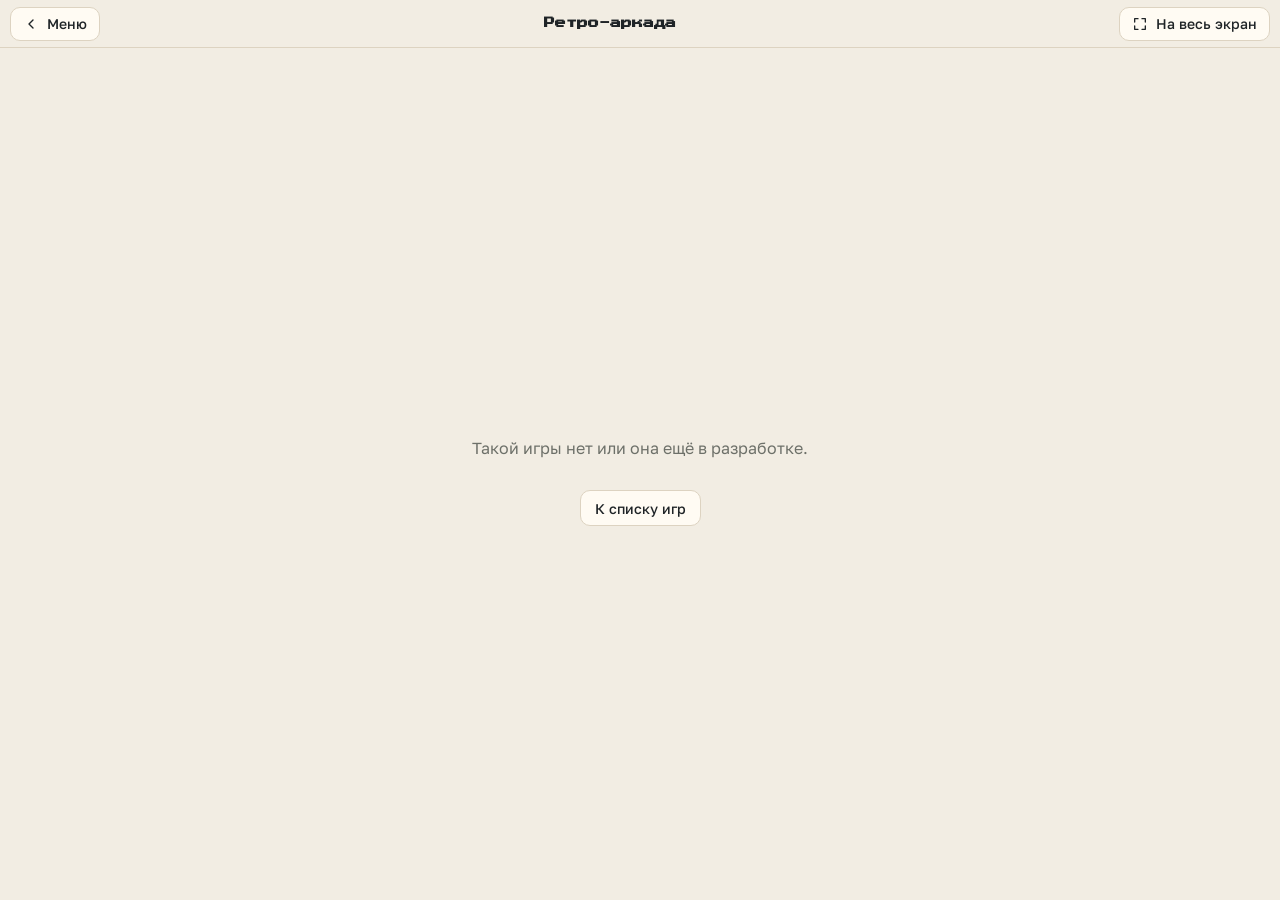
<file: webapp/play.html>
<!doctype html>
<html lang="ru">
<head>
  <meta charset="utf-8">
  <meta name="viewport" content="width=device-width, initial-scale=1, maximum-scale=1, user-scalable=no, viewport-fit=cover">
  <title>Игра — Ретро-аркада</title>
  <script src="https://telegram.org/js/telegram-web-app.js?59"></script>
  <link rel="stylesheet" href="./app/base.css">
  <style>
    html, body { height: 100%; overflow: hidden; overscroll-behavior: none; }

    /* Сцена: панель сверху и игра. На телефоне в портрете поворачивается на 90° */
    #stage {
      position: fixed;
      top: 0;
      left: 0;
      display: flex;
      flex-direction: column;
      width: 100vw;
      height: 100vh;
      padding-top: var(--safe-top);
      padding-bottom: var(--safe-bottom);
      background: var(--bg);
    }

    html.rotated #stage {
      transform-origin: top left;
      transform: rotate(90deg) translateY(-100%);
      /* после поворота верх экрана телефона — это левый край сцены */
      padding: 0 var(--safe-bottom) 0 var(--safe-top);
    }

    .bar {
      flex: none;
      display: flex;
      align-items: center;
      gap: 10px;
      height: 48px;
      padding: 0 10px;
      border-bottom: 1px solid var(--line);
    }
    .bar h1 {
      flex: 1;
      min-width: 0;
      margin: 0;
      overflow: hidden;
      font-family: var(--font-pixel);
      font-size: 11px;
      line-height: 1.4;
      text-align: center;
      text-overflow: ellipsis;
      white-space: nowrap;
    }
    .bar .btn { height: 34px; padding: 0 12px; }
    .bar .label-short { display: none; }
    @media (max-width: 520px) {
      .bar .label-full { display: none; }
      .bar .label-short { display: inline; }
    }

    /* В полноэкранном режиме панель тоньше, чтобы больше места досталось игре */
    html.fullscreen .bar { height: 40px; }

    #frame {
      flex: 1;
      display: block;
      width: 100%;
      min-height: 0;
      border: 0;
      background: #000;
    }

    .message {
      flex: 1;
      display: flex;
      flex-direction: column;
      align-items: center;
      justify-content: center;
      gap: 16px;
      padding: 24px;
      color: var(--muted);
      text-align: center;
    }

    /* Подсказка «поверните телефон» — показывается на пару секунд */
    #turn {
      position: absolute;
      inset: 0;
      display: flex;
      align-items: center;
      justify-content: center;
      pointer-events: none;
      opacity: 0;
      transition: opacity .3s;
    }
    #turn.show { opacity: 1; }
    #turn span {
      padding: 12px 18px;
      border-radius: 12px;
      background: rgba(20, 21, 19, .82);
      color: #f2ede3;
      font-size: 15px;
    }
  </style>
</head>
<body>
  <div id="stage">
    <div class="bar">
      <a class="btn" href="./index.html" id="back">
        <svg viewBox="0 0 24 24" fill="none" stroke="currentColor" stroke-width="2" stroke-linecap="round" stroke-linejoin="round"><path d="M15 6l-6 6 6 6"/></svg>
        Меню
      </a>
      <h1 id="title">Ретро-аркада</h1>
      <button class="btn" id="fs" type="button" hidden>
        <svg viewBox="0 0 24 24" fill="none" stroke="currentColor" stroke-width="2" stroke-linecap="round" stroke-linejoin="round"><path id="fs-icon" d="M4 9V4h5M20 9V4h-5M4 15v5h5M20 15v5h-5"/></svg>
        <span class="label-full" id="fs-label">На весь экран</span>
        <span class="label-short" id="fs-label-short">Экран</span>
      </button>
    </div>
    <div id="turn"><span>Поверните телефон горизонтально</span></div>
  </div>

  <script src="./app/theme.js"></script>
  <script src="./app/games.js"></script>
  <script>
    (function () {
      'use strict';
      var tg = Arcade.tg;
      var html = document.documentElement;
      var stage = document.getElementById('stage');
      var fsBtn = document.getElementById('fs');

      // ---------- Какая игра ----------
      var id = new URLSearchParams(location.search).get('game');
      var found = id && findArcadeGame(id);

      if (!found || !found.game.ready) {
        var msg = document.createElement('div');
        msg.className = 'message';
        msg.innerHTML = '<p>Такой игры нет или она ещё в разработке.</p><a class="btn" href="./index.html">К списку игр</a>';
        stage.appendChild(msg);
        return;
      }

      document.title = found.game.title + ' — Ретро-аркада';
      document.getElementById('title').textContent = found.game.title;

      var frame = document.createElement('iframe');
      frame.id = 'frame';
      frame.title = found.game.title;
      frame.allow = 'autoplay; fullscreen; gamepad';
      frame.src = 'games/' + found.game.path + 'index.html';
      // Клавиатура должна попадать в игру, а не в окно аркады вокруг неё
      function focusGame() { try { frame.focus(); frame.contentWindow.focus(); } catch (e) {} }
      frame.addEventListener('load', focusGame);
      stage.insertBefore(frame, document.getElementById('turn'));
      // Фокус остался снаружи (кнопка, меню) — первое же нажатие возвращает его в игру
      document.addEventListener('keydown', function (e) {
        if (e.key === 'Tab') return;
        focusGame();
      });
      window.addEventListener('focus', function () { setTimeout(focusGame, 0); });

      // ---------- Назад в меню ----------
      function goMenu() { location.href = './index.html'; }
      if (tg) {
        Arcade.call(function () { tg.BackButton.onClick(goMenu); tg.BackButton.show(); });
      }

      // ---------- Горизонтальный режим на телефоне ----------
      // Если телефон держат вертикально, поворачиваем сцену на 90°: игра получает
      // альбомное окно. Повернул телефон — картинка встала ровно.
      var isPhone = (navigator.maxTouchPoints > 0 || 'ontouchstart' in window) &&
                    Math.min(screen.width, screen.height) < 600;
      var portraitGame = found.game.orientation === 'portrait';
      var hintShown = false;

      function layout() {
        var w = window.innerWidth, h = window.innerHeight;
        // Вертикальные игры (orientation: 'portrait' в games.js) не поворачиваем
        var rotate = isPhone && !portraitGame && h > w;
        html.classList.toggle('rotated', rotate);
        stage.style.width = (rotate ? h : w) + 'px';
        stage.style.height = (rotate ? w : h) + 'px';
        if (rotate && !hintShown) {
          hintShown = true;
          var turn = document.getElementById('turn');
          turn.classList.add('show');
          setTimeout(function () { turn.classList.remove('show'); }, 2500);
        }
      }
      window.addEventListener('resize', layout);
      window.addEventListener('orientationchange', function () { setTimeout(layout, 200); });
      if (tg) Arcade.call(function () { tg.onEvent('viewportChanged', layout); });
      layout();

      // ---------- Полный экран ----------
      // В Telegram 8.0+ — его собственный полноэкранный режим, в браузере — Fullscreen API.
      var useTelegram = Arcade.tgAtLeast('8.0');
      var useBrowser = !useTelegram && document.fullscreenEnabled;

      function isFullscreen() {
        return useTelegram ? !!tg.isFullscreen : !!document.fullscreenElement;
      }

      function updateFsButton() {
        var on = isFullscreen();
        html.classList.toggle('fullscreen', on);
        document.getElementById('fs-label').textContent = on ? 'Выйти из полного экрана' : 'На весь экран';
        document.getElementById('fs-label-short').textContent = on ? 'Свернуть' : 'Экран';
        document.getElementById('fs-icon').setAttribute('d', on
          ? 'M9 4v5H4M15 4v5h5M9 20v-5H4M15 20v-5h5'
          : 'M4 9V4h5M20 9V4h-5M4 15v5h5M20 15v5h-5');
        setTimeout(layout, 100);
        focusGame();
      }

      function toggleFullscreen() {
        if (useTelegram) {
          Arcade.call(function () { isFullscreen() ? tg.exitFullscreen() : tg.requestFullscreen(); });
        } else if (document.fullscreenElement) {
          document.exitFullscreen();
        } else {
          html.requestFullscreen().then(function () {
            // Android Chrome в полном экране умеет закрепить альбомную ориентацию
            if (isPhone && screen.orientation && screen.orientation.lock) {
              screen.orientation.lock(portraitGame ? 'portrait' : 'landscape').catch(function () {});
            }
          }).catch(function () {});
        }
      }

      if (useTelegram || useBrowser) {
        fsBtn.hidden = false;
        // Кнопка не забирает фокус у игры
        fsBtn.addEventListener('mousedown', function (e) { e.preventDefault(); });
        fsBtn.addEventListener('click', function () { toggleFullscreen(); focusGame(); });
        if (useTelegram) {
          Arcade.call(function () {
            tg.onEvent('fullscreenChanged', updateFsButton);
            tg.onEvent('fullscreenFailed', updateFsButton);
          });
        } else {
          document.addEventListener('fullscreenchange', updateFsButton);
        }
        updateFsButton();
      }
    })();
  </script>
</body>
</html>
</file>
<file: webapp/app/base.css>
/* Общие цвета и шрифты меню и плеера. Тёплая «бумажная» палитра, тёмная тема — графит. */
@import url('https://fonts.googleapis.com/css2?family=Press+Start+2P&family=Golos+Text:wght@400;500;600&display=swap');

:root {
  --bg: #f2ede3;
  --surface: #fffbf3;
  --surface-2: #ebe4d6;
  --line: #ddd3c1;
  --ink: #1f2427;
  --muted: #6d7069;
  --accent: #d4482c;
  --accent-ink: #ffffff;
  --shadow: 0 1px 0 rgba(31, 36, 39, .06), 0 6px 18px rgba(31, 36, 39, .06);
  --radius: 14px;
  --font-pixel: 'Press Start 2P', monospace;
  --font-text: 'Golos Text', system-ui, -apple-system, 'Segoe UI', Roboto, sans-serif;
  --safe-top: max(var(--tg-safe-area-inset-top, 0px) + var(--tg-content-safe-area-inset-top, 0px), env(safe-area-inset-top));
  --safe-bottom: max(var(--tg-safe-area-inset-bottom, 0px) + var(--tg-content-safe-area-inset-bottom, 0px), env(safe-area-inset-bottom));
  color-scheme: light;
}

:root[data-theme="dark"] {
  --bg: #1c1d1b;
  --surface: #262724;
  --surface-2: #30312d;
  --line: #3a3b36;
  --ink: #efe9dd;
  --muted: #a19d92;
  --accent: #ef6a48;
  --accent-ink: #1c1d1b;
  --shadow: none;
  color-scheme: dark;
}

*, *::before, *::after { box-sizing: border-box; }

html, body {
  margin: 0;
  background: var(--bg);
  color: var(--ink);
  font-family: var(--font-text);
  -webkit-tap-highlight-color: transparent;
  -webkit-text-size-adjust: 100%;
}

button { font: inherit; color: inherit; }

.btn {
  display: inline-flex;
  align-items: center;
  justify-content: center;
  gap: 8px;
  height: 36px;
  padding: 0 14px;
  border: 1px solid var(--line);
  border-radius: 10px;
  background: var(--surface);
  color: var(--ink);
  font-size: 14px;
  font-weight: 500;
  text-decoration: none;
  cursor: pointer;
  touch-action: manipulation;
  user-select: none;
}
.btn:hover { border-color: var(--muted); }
.btn:active { transform: translateY(1px); }
.btn svg { width: 16px; height: 16px; flex: none; }
</file>
<file: webapp/games/si/mushroom/style.css>
/* «Месть грибов» — стили только этой игры */
* { box-sizing: border-box; }

html, body {
  margin: 0;
  height: 100%;
  background: #120c14;
  color: #f4e9d4;
  font-family: "Courier New", ui-monospace, monospace;
  overflow: hidden;
  -webkit-user-select: none;
  user-select: none;
  -webkit-touch-callout: none;
  -webkit-tap-highlight-color: transparent;
}

#app {
  position: fixed;
  inset: 0;
  display: flex;
  flex-direction: column;
  height: 100vh;
  height: 100dvh;
}

#stage {
  position: relative;
  flex: 1 1 auto;
  min-height: 0;
  display: flex;
  align-items: center;
  justify-content: center;
  overflow: hidden;
}

/* Обёртка ровно по размеру холста: в ней HUD и экраны */
#screen {
  position: relative;
  flex: none;
}

#game {
  display: block;
  width: 100%;
  height: 100%;
  image-rendering: pixelated;
  image-rendering: crisp-edges;
  background: #1e3a5f;
}

/* ---------- HUD ---------- */
#hud {
  position: absolute;
  left: 0; right: 0; top: 0;
  display: flex;
  align-items: center;
  gap: 10px;
  padding: 6px 8px;
  font-size: 14px;
  font-weight: bold;
  text-shadow: 2px 2px 0 #000;
  pointer-events: none;
  white-space: nowrap;
  z-index: 4;          /* кнопки ♪ и II доступны и поверх экранов */
}
/* HP и монетки — в заметных плашках */
#hud-lives, #hud-coins {
  display: inline-flex;
  align-items: center;
  gap: 1px;
  padding: 2px 7px;
  font-size: 16px;
  line-height: 20px;
  background: rgba(10, 6, 12, .7);
  border: 2px solid currentColor;
  border-radius: 5px;
}
#hud-lives { color: #ff5a5a; }
#hud-coins { color: #ffd34d; }
#hud-lives .hp-label { color: #f4e9d4; font-size: 13px; margin-right: 3px; }
#hud-lives .hp-full { color: #ff4040; }
#hud-lives .hp-empty { color: #5a3a40; }
#hud-lives .hp-num { color: #f4e9d4; font-size: 13px; margin-left: 4px; }
#hud-lives.hp-flash { animation: hpflash .5s ease-out; transform-origin: left center; }
@keyframes hpflash { 0% { transform: scale(1.25); background: #ff4040; } 100% { transform: scale(1); } }
/* на узком экране название уровня не влезает — оно есть на паузе и в заставке уровня */
@media (max-width: 440px) {
  #hud-level { display: none; }
  #hud { gap: 6px; padding: 5px 6px; }
}
#hud-score { flex: 1; text-align: right; }
#hud-level { color: #b8e07a; }
#hud button {
  pointer-events: auto;
  width: 30px; height: 26px;
  padding: 0;
  font-weight: bold;
  font-size: 14px;
  font-family: inherit;
  color: #f4e9d4;
  background: rgba(0, 0, 0, .45);
  border: 2px solid #f4e9d4;
  border-radius: 4px;
  cursor: pointer;
}
#hud button.off { opacity: .45; text-decoration: line-through; }
#hud button.active { background: #ffd34d; color: #2a1d2e; }

/* ---------- Панель громкости ---------- */
#volume {
  position: absolute;
  top: 38px; right: 8px;
  z-index: 5;
  display: flex;
  flex-direction: column;
  gap: 8px;
  padding: 10px 12px;
  font-size: 13px;
  font-weight: bold;
  background: #2a1d2e;
  border: 2px solid #f4e9d4;
  box-shadow: 3px 3px 0 #000;
  touch-action: none;
}
#volume.hidden { display: none; }
#volume label { display: flex; align-items: center; justify-content: space-between; gap: 10px; }
#volume input[type=range] {
  width: 130px;
  height: 24px;
  margin: 0;
  accent-color: #ffd34d;
  cursor: pointer;
  touch-action: none;
}

/* ---------- Экраны ---------- */
.overlay {
  position: absolute;
  inset: 0;
  display: flex;
  align-items: center;
  justify-content: center;
  background: rgba(10, 6, 12, .72);
  padding: 12px;
}
.overlay.hidden, .banner.hidden { display: none; }

.panel {
  max-width: 340px;
  text-align: center;
  padding: 14px 16px;
  background: #2a1d2e;
  border: 3px solid #f4e9d4;
  box-shadow: 4px 4px 0 #000;
}
.panel h1 {
  margin: 0 0 8px;
  font-size: 22px;
  color: #ff9a3d;
  text-shadow: 2px 2px 0 #000;
  letter-spacing: 1px;
}
.panel p {
  margin: 0 0 12px;
  font-size: 13px;
  line-height: 1.45;
  white-space: pre-line;
}
.panel button {
  display: block;
  width: 100%;
  margin: 6px 0 0;
  padding: 9px 12px;
  font-weight: bold;
  font-size: 15px;
  font-family: inherit;
  color: #2a1d2e;
  background: #ffd34d;
  border: 2px solid #000;
  box-shadow: 3px 3px 0 #000;
  cursor: pointer;
}
.panel button.secondary { background: #f4e9d4; }

/* Кнопки читов и выбора уровня на паузе */
.panel { max-height: calc(100% - 8px); overflow-y: auto; }
#cheat { margin-top: 10px; }
#cheat.hidden { display: none; }
.cheat-title { margin: 6px 0 3px; font-size: 12px; font-weight: bold; color: #b8a8c0; text-align: left; }
.cheat-grid { display: grid; grid-template-columns: 1fr 1fr 1fr; gap: 4px; }
#level-buttons { grid-template-columns: 1fr 1fr; }
.panel .cheat-grid button {
  margin: 0;
  padding: 5px 2px;
  font-size: 11px;
  line-height: 1.15;
  background: #4a3a52;
  color: #f4e9d4;
  box-shadow: 2px 2px 0 #000;
}
.panel .cheat-grid button.on { background: #b8e07a; color: #1a1a10; }
.panel .cheat-grid button.danger { background: #6a0a14; color: #ffb0b0; border-color: #ff3040; }
.panel .cheat-grid button.current { outline: 2px solid #ffd34d; }
#cheat-msg { min-height: 16px; margin-top: 6px; font-size: 12px; font-weight: bold; }
#cheat-msg.ok { color: #b8e07a; }
#cheat-msg.bad { color: #ff6b6b; }
.panel button:active { transform: translate(2px, 2px); box-shadow: 1px 1px 0 #000; }

.banner {
  position: absolute;
  left: 50%; top: 40%;
  transform: translate(-50%, -50%);
  padding: 8px 14px;
  font-size: 18px;
  font-weight: bold;
  text-align: center;
  white-space: pre-line;
  background: rgba(0, 0, 0, .6);
  border: 2px solid #f4e9d4;
  text-shadow: 2px 2px 0 #000;
  pointer-events: none;
}

/* ---------- Экранные кнопки ---------- */
#pad {
  display: none;
  flex: none;
  justify-content: space-between;
  align-items: center;
  padding: 10px 16px calc(14px + env(safe-area-inset-bottom));
  touch-action: none;
}
body.touch #pad { display: flex; }

.pad-left, .pad-right { display: flex; gap: 14px; }

.pad-btn {
  width: 76px; height: 76px;
  padding: 0;
  font-weight: bold;
  font-size: 26px;
  font-family: inherit;
  color: #f4e9d4;
  background: rgba(255, 255, 255, .12);
  border: 3px solid rgba(244, 233, 212, .8);
  border-radius: 50%;
  touch-action: none;
  -webkit-user-select: none;
  user-select: none;
}
.pad-jump { width: 104px; font-size: 15px; border-radius: 38px; }
.pad-btn.down { background: rgba(255, 211, 77, .45); }

/* Альбомная ориентация на телефоне: кнопки поверх игры по углам */
@media (orientation: landscape) {
  body.touch #pad {
    position: absolute;
    left: 0; right: 0; bottom: 0;
    padding: 0 calc(16px + env(safe-area-inset-left)) calc(10px + env(safe-area-inset-bottom));
    pointer-events: none;
  }
  body.touch .pad-btn { pointer-events: auto; background: rgba(0, 0, 0, .25); width: 64px; height: 64px; }
  body.touch .pad-jump { width: 92px; }
}

/* После кошмара на названии игры трещина */
.panel h1.cracked { position: relative; }
.panel h1.cracked::after {
  content: '';
  position: absolute;
  left: 18%; right: 22%; top: 48%;
  height: 3px;
  background: linear-gradient(100deg, transparent 0 8%, #120c14 8% 22%, transparent 22% 30%, #120c14 30% 48%,
              transparent 48% 55%, #120c14 55% 74%, transparent 74% 80%, #120c14 80% 96%, transparent 96%);
  transform: rotate(-4deg);
  box-shadow: 0 1px 0 #a01018;
}
</file>
